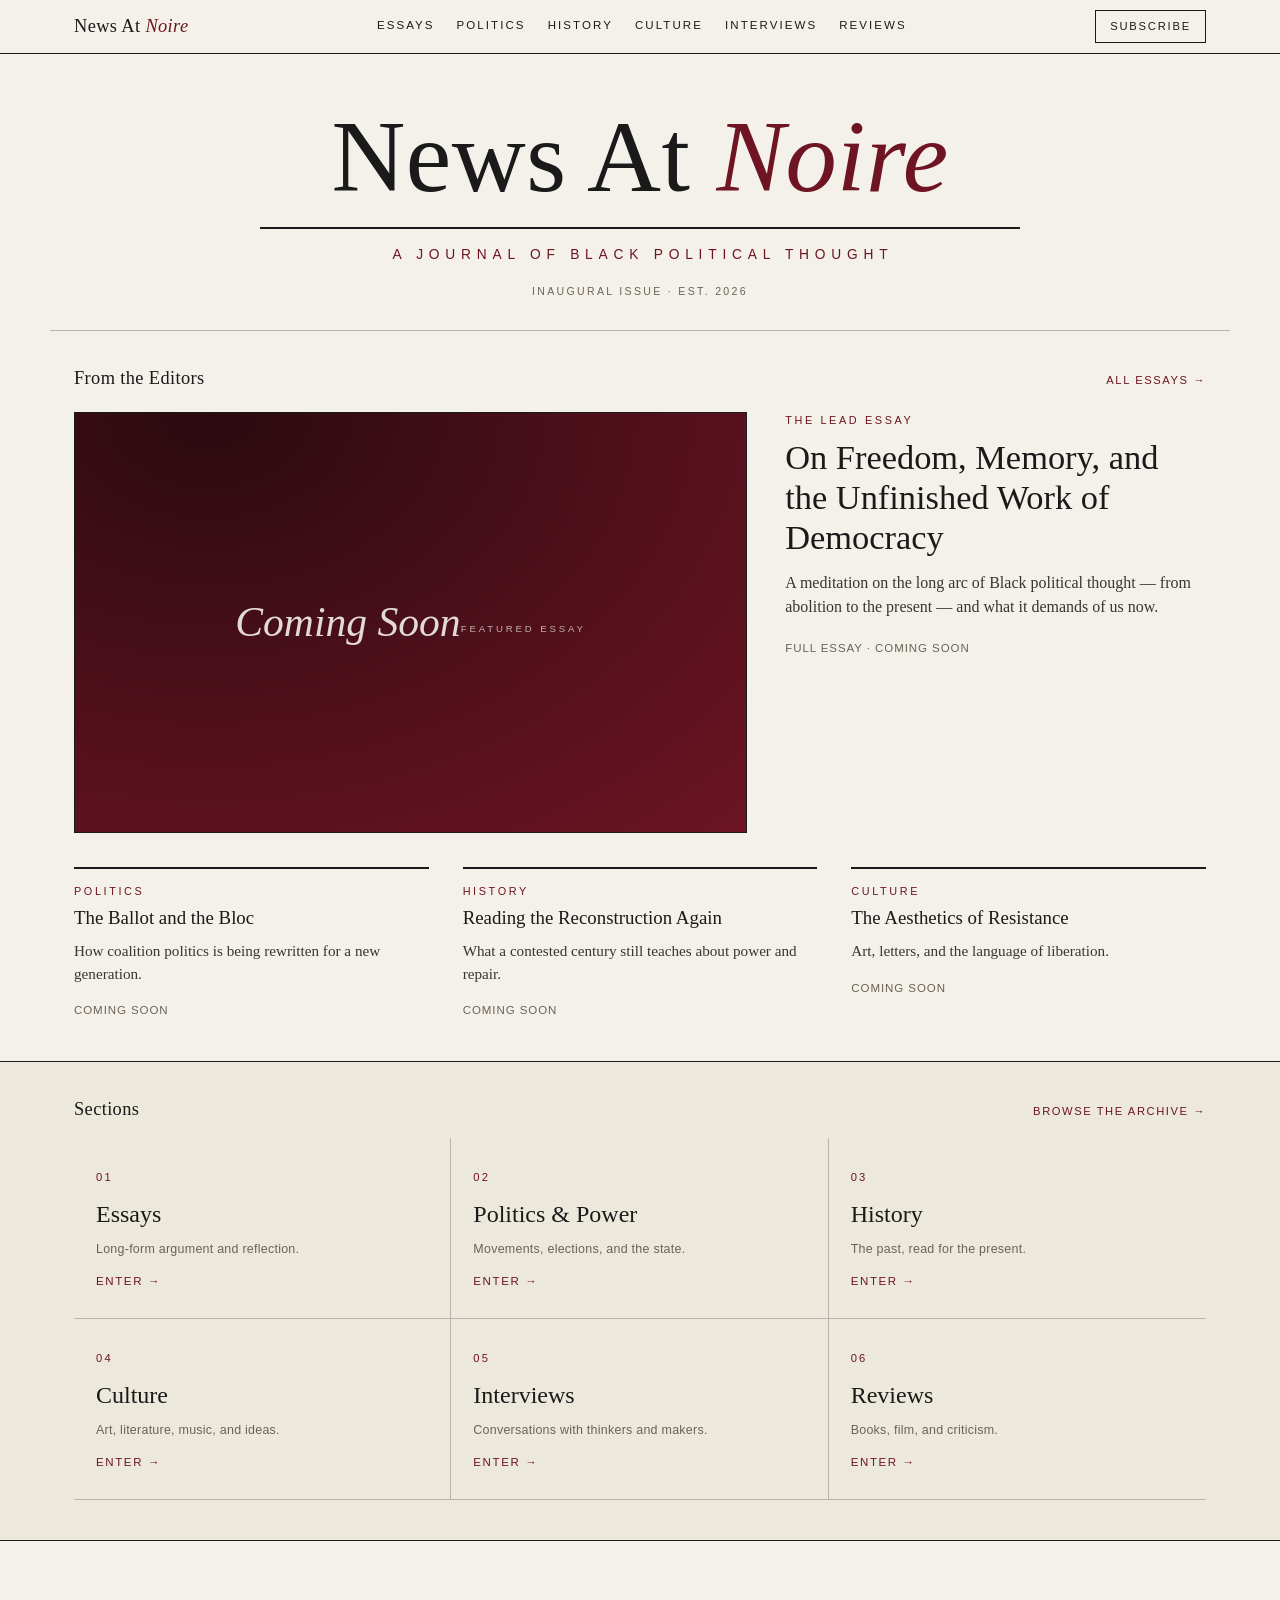
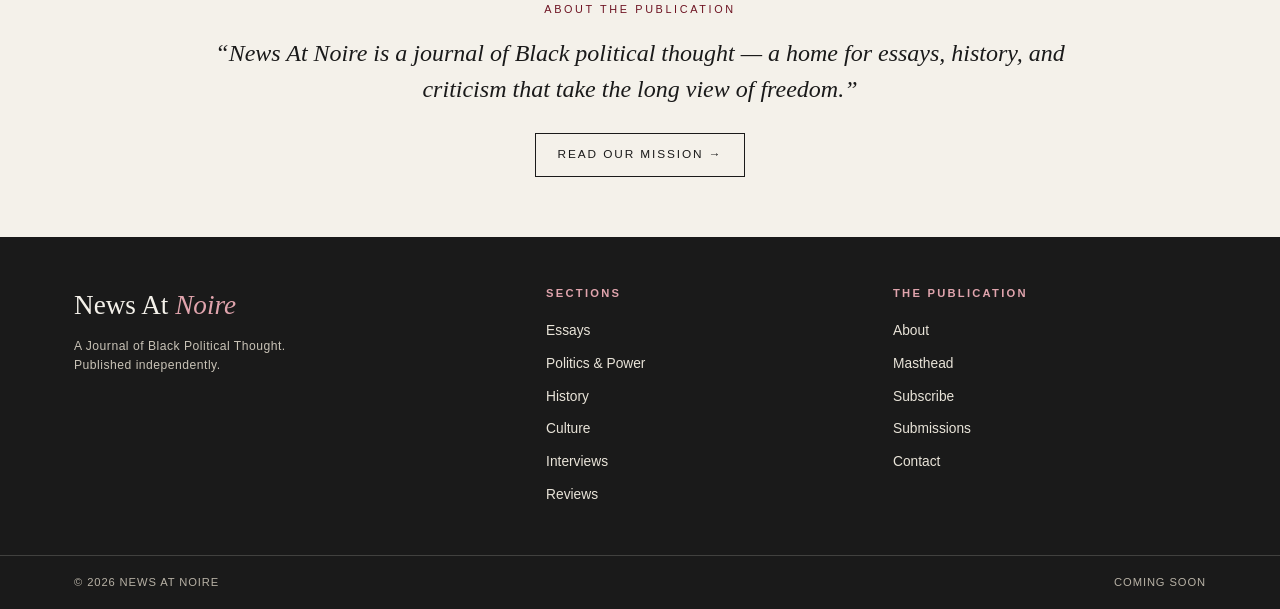
<file: index.htm>
<!DOCTYPE html>
<html lang="en">
<head>
<meta charset="utf-8">
<meta name="viewport" content="width=device-width, initial-scale=1">
<title>News At Noire — A Journal of Black Political Thought</title>
<style>
  :root{
    --cream:#F4F1EA;
    --cream-2:#EDE8DC;
    --ink:#1A1A1A;
    --maroon:#6E1423;
    --maroon-2:#8A1E2F;
    --muted:#6b6256;
    --rule:#1A1A1A;
    --serif:Georgia,'Times New Roman',Times,serif;
    --sans:'Helvetica Neue',Arial,Helvetica,sans-serif;
  }
  *{margin:0;padding:0;box-sizing:border-box}
  html{scroll-behavior:smooth}
  body{
    background:var(--cream);
    color:var(--ink);
    font-family:var(--serif);
    line-height:1.5;
    -webkit-font-smoothing:antialiased;
  }
  a{color:inherit;text-decoration:none}

  /* ---- Top nav ---- */
  .topbar{
    position:sticky;top:0;z-index:50;
    background:rgba(244,241,234,.92);
    backdrop-filter:saturate(120%) blur(6px);
    border-bottom:1px solid var(--ink);
  }
  .topbar-inner{
    max-width:1180px;margin:0 auto;padding:10px 24px;
    display:flex;align-items:center;justify-content:space-between;gap:16px;
  }
  .brandmark{font-family:var(--serif);font-size:1.15rem;letter-spacing:.02em;white-space:nowrap}
  .brandmark em{font-style:italic;color:var(--maroon)}
  .nav-links{display:flex;flex-wrap:wrap;gap:22px}
  .nav-links a{
    font-family:var(--sans);font-size:.72rem;letter-spacing:.18em;
    text-transform:uppercase;color:var(--ink);padding:4px 0;
    border-bottom:1px solid transparent;transition:border-color .15s,color .15s;
  }
  .nav-links a:hover{color:var(--maroon);border-color:var(--maroon)}
  .nav-cta{
    font-family:var(--sans);font-size:.7rem;letter-spacing:.16em;text-transform:uppercase;
    border:1px solid var(--ink);padding:7px 14px;transition:all .15s;white-space:nowrap;
  }
  .nav-cta:hover{background:var(--ink);color:var(--cream)}

  /* ---- Masthead ---- */
  .masthead{max-width:1180px;margin:0 auto;padding:54px 24px 30px;text-align:center}
  .wordmark{
    font-family:var(--serif);font-weight:400;line-height:.95;
    font-size:clamp(2.8rem,9vw,6.4rem);letter-spacing:.005em;
  }
  .wordmark .noire{font-style:italic;color:var(--maroon)}
  .masthead .rule{height:2px;background:var(--rule);max-width:760px;margin:22px auto 16px}
  .tagline{
    font-family:var(--sans);text-transform:uppercase;color:var(--maroon);
    letter-spacing:.42em;font-size:clamp(.6rem,1.5vw,.86rem);padding-left:.42em;
  }
  .issue-line{
    font-family:var(--sans);text-transform:uppercase;letter-spacing:.22em;
    font-size:.66rem;color:var(--muted);margin-top:18px;
  }

  .divider{max-width:1180px;margin:0 auto;height:1px;background:var(--ink);opacity:.28}

  /* ---- Section label ---- */
  .kicker{
    font-family:var(--sans);text-transform:uppercase;letter-spacing:.24em;
    font-size:.68rem;color:var(--maroon);
  }
  .section-head{
    max-width:1180px;margin:0 auto;padding:34px 24px 6px;
    display:flex;align-items:baseline;justify-content:space-between;gap:16px;
  }
  .section-head h2{font-size:1.15rem;font-weight:400;letter-spacing:.02em}
  .section-head a{font-family:var(--sans);font-size:.7rem;letter-spacing:.14em;text-transform:uppercase;color:var(--maroon)}
  .section-head a:hover{text-decoration:underline}

  /* ---- Featured ---- */
  .featured{
    max-width:1180px;margin:0 auto;padding:14px 24px 8px;
    display:grid;grid-template-columns:1.6fr 1fr;gap:38px;
  }
  .lead-art{
    aspect-ratio:16/10;background:
      radial-gradient(120% 140% at 20% 0%,#2a0a10 0%,#4a0f1a 45%,#6E1423 100%);
    position:relative;overflow:hidden;border:1px solid var(--ink);
  }
  .lead-art .stamp{
    position:absolute;inset:0;display:flex;align-items:center;justify-content:center;
    font-family:var(--serif);font-style:italic;color:rgba(244,241,234,.9);
    font-size:clamp(1.6rem,4vw,2.6rem);text-align:center;padding:24px;line-height:1.1;
  }
  .lead-art .stamp small{display:block;font-family:var(--sans);font-style:normal;
    letter-spacing:.3em;text-transform:uppercase;font-size:.6rem;color:rgba(244,241,234,.7);margin-top:14px}
  .lead-copy .kicker{margin-bottom:10px;display:block}
  .lead-copy h3{font-size:clamp(1.5rem,3vw,2.15rem);font-weight:400;line-height:1.15;margin-bottom:14px}
  .lead-copy h3 a:hover{color:var(--maroon)}
  .lead-copy p{color:#3a352d;margin-bottom:16px}
  .byline{font-family:var(--sans);font-size:.72rem;letter-spacing:.08em;text-transform:uppercase;color:var(--muted)}

  /* ---- Story list ---- */
  .stories{
    max-width:1180px;margin:0 auto;padding:26px 24px 40px;
    display:grid;grid-template-columns:repeat(3,1fr);gap:34px;
  }
  .story{border-top:2px solid var(--ink);padding-top:14px}
  .story .kicker{display:block;margin-bottom:8px}
  .story h4{font-size:1.18rem;font-weight:400;line-height:1.2;margin-bottom:10px}
  .story h4 a:hover{color:var(--maroon)}
  .story p{font-size:.95rem;color:#3a352d;margin-bottom:12px}

  /* ---- Sections grid ---- */
  .sections-band{background:var(--cream-2);border-top:1px solid var(--ink);border-bottom:1px solid var(--ink)}
  .sections-grid{
    max-width:1180px;margin:0 auto;padding:8px 24px 40px;
    display:grid;grid-template-columns:repeat(3,1fr);gap:0;
  }
  .sec-card{
    display:block;padding:26px 22px;border-bottom:1px solid rgba(26,26,26,.25);
    border-right:1px solid rgba(26,26,26,.25);transition:background .15s;
  }
  .sections-grid .sec-card:nth-child(3n){border-right:none}
  .sec-card:hover{background:var(--cream)}
  .sec-card .num{font-family:var(--sans);font-size:.7rem;letter-spacing:.2em;color:var(--maroon)}
  .sec-card h3{font-size:1.5rem;font-weight:400;margin:8px 0 8px}
  .sec-card p{font-family:var(--sans);font-size:.78rem;color:var(--muted);letter-spacing:.02em}
  .sec-card .go{font-family:var(--sans);font-size:.72rem;letter-spacing:.14em;text-transform:uppercase;color:var(--maroon);margin-top:14px;display:inline-block}
  .sec-card:hover .go{text-decoration:underline}

  /* ---- About the publication ---- */
  .about{max-width:900px;margin:0 auto;padding:60px 24px;text-align:center}
  .about .kicker{display:block;margin-bottom:18px}
  .about p{font-size:clamp(1.15rem,2.4vw,1.5rem);line-height:1.5;font-style:italic;color:var(--ink)}
  .about .btn{
    display:inline-block;margin-top:26px;font-family:var(--sans);font-size:.74rem;
    letter-spacing:.16em;text-transform:uppercase;border:1px solid var(--ink);padding:12px 22px;transition:all .15s;
  }
  .about .btn:hover{background:var(--maroon);border-color:var(--maroon);color:var(--cream)}

  /* ---- Footer ---- */
  footer{background:var(--ink);color:var(--cream)}
  .foot-inner{max-width:1180px;margin:0 auto;padding:48px 24px 30px;
    display:grid;grid-template-columns:1.4fr 1fr 1fr;gap:34px}
  .foot-brand .wm{font-family:var(--serif);font-size:1.7rem}
  .foot-brand .wm em{font-style:italic;color:#e0a4ad}
  .foot-brand p{font-family:var(--sans);font-size:.76rem;letter-spacing:.04em;color:#c9c3b7;margin-top:12px;max-width:34ch}
  .foot-col h5{font-family:var(--sans);font-size:.7rem;letter-spacing:.2em;text-transform:uppercase;color:#e0a4ad;margin-bottom:14px}
  .foot-col a{display:block;font-family:var(--sans);font-size:.86rem;color:#e9e4d9;padding:6px 0;transition:color .15s}
  .foot-col a:hover{color:#fff;text-decoration:underline}
  .foot-bottom{border-top:1px solid rgba(244,241,234,.18);margin-top:14px}
  .foot-bottom .fb{max-width:1180px;margin:0 auto;padding:18px 24px;
    display:flex;justify-content:space-between;flex-wrap:wrap;gap:10px;
    font-family:var(--sans);font-size:.7rem;letter-spacing:.08em;color:#b7b1a5;text-transform:uppercase}

  @media(max-width:820px){
    .nav-links{display:none}
    .featured{grid-template-columns:1fr;gap:24px}
    .stories{grid-template-columns:1fr}
    .sections-grid{grid-template-columns:1fr}
    .sections-grid .sec-card{border-right:none}
    .foot-inner{grid-template-columns:1fr;gap:26px}
  }
</style>
</head>
<body>

  <!-- ================= TOP NAV ================= -->
  <header class="topbar">
    <div class="topbar-inner">
      <a class="brandmark" href="index.html">News At <em>Noire</em></a>
      <nav class="nav-links">
        <a href="coming-soon.html">Essays</a>
        <a href="coming-soon.html">Politics</a>
        <a href="coming-soon.html">History</a>
        <a href="coming-soon.html">Culture</a>
        <a href="coming-soon.html">Interviews</a>
        <a href="coming-soon.html">Reviews</a>
      </nav>
      <a class="nav-cta" href="coming-soon.html">Subscribe</a>
    </div>
  </header>

  <!-- ================= MASTHEAD ================= -->
  <section class="masthead">
    <h1 class="wordmark">News At <span class="noire">Noire</span></h1>
    <div class="rule"></div>
    <p class="tagline">A Journal of Black Political Thought</p>
    <p class="issue-line">Inaugural Issue · Est. 2026</p>
  </section>

  <div class="divider"></div>

  <!-- ================= FEATURED ================= -->
  <div class="section-head">
    <h2>From the Editors</h2>
    <a href="coming-soon.html">All Essays →</a>
  </div>
  <section class="featured">
    <a class="lead-art" href="coming-soon.html" aria-label="Featured essay — coming soon">
      <span class="stamp">Coming Soon<small>Featured Essay</small></span>
    </a>
    <div class="lead-copy">
      <span class="kicker">The Lead Essay</span>
      <h3><a href="coming-soon.html">On Freedom, Memory, and the Unfinished Work of Democracy</a></h3>
      <p>A meditation on the long arc of Black political thought — from abolition to the present — and what it demands of us now.</p>
      <span class="byline">Full essay · Coming Soon</span>
    </div>
  </section>

  <!-- ================= STORY LIST ================= -->
  <section class="stories">
    <article class="story">
      <span class="kicker">Politics</span>
      <h4><a href="coming-soon.html">The Ballot and the Bloc</a></h4>
      <p>How coalition politics is being rewritten for a new generation.</p>
      <span class="byline">Coming Soon</span>
    </article>
    <article class="story">
      <span class="kicker">History</span>
      <h4><a href="coming-soon.html">Reading the Reconstruction Again</a></h4>
      <p>What a contested century still teaches about power and repair.</p>
      <span class="byline">Coming Soon</span>
    </article>
    <article class="story">
      <span class="kicker">Culture</span>
      <h4><a href="coming-soon.html">The Aesthetics of Resistance</a></h4>
      <p>Art, letters, and the language of liberation.</p>
      <span class="byline">Coming Soon</span>
    </article>
  </section>

  <!-- ================= SECTIONS ================= -->
  <div class="sections-band">
    <div class="section-head">
      <h2>Sections</h2>
      <a href="coming-soon.html">Browse the Archive →</a>
    </div>
    <div class="sections-grid">
      <a class="sec-card" href="coming-soon.html">
        <span class="num">01</span><h3>Essays</h3>
        <p>Long-form argument and reflection.</p><span class="go">Enter →</span>
      </a>
      <a class="sec-card" href="coming-soon.html">
        <span class="num">02</span><h3>Politics &amp; Power</h3>
        <p>Movements, elections, and the state.</p><span class="go">Enter →</span>
      </a>
      <a class="sec-card" href="coming-soon.html">
        <span class="num">03</span><h3>History</h3>
        <p>The past, read for the present.</p><span class="go">Enter →</span>
      </a>
      <a class="sec-card" href="coming-soon.html">
        <span class="num">04</span><h3>Culture</h3>
        <p>Art, literature, music, and ideas.</p><span class="go">Enter →</span>
      </a>
      <a class="sec-card" href="coming-soon.html">
        <span class="num">05</span><h3>Interviews</h3>
        <p>Conversations with thinkers and makers.</p><span class="go">Enter →</span>
      </a>
      <a class="sec-card" href="coming-soon.html">
        <span class="num">06</span><h3>Reviews</h3>
        <p>Books, film, and criticism.</p><span class="go">Enter →</span>
      </a>
    </div>
  </div>

  <!-- ================= ABOUT THE PUBLICATION ================= -->
  <section class="about">
    <span class="kicker">About the Publication</span>
    <p>“News At Noire is a journal of Black political thought — a home for essays, history, and criticism that take the long view of freedom.”</p>
    <a class="btn" href="coming-soon.html">Read Our Mission →</a>
  </section>

  <!-- ================= FOOTER ================= -->
  <footer>
    <div class="foot-inner">
      <div class="foot-brand">
        <div class="wm">News At <em>Noire</em></div>
        <p>A Journal of Black Political Thought. Published independently.</p>
      </div>
      <div class="foot-col">
        <h5>Sections</h5>
        <a href="coming-soon.html">Essays</a>
        <a href="coming-soon.html">Politics &amp; Power</a>
        <a href="coming-soon.html">History</a>
        <a href="coming-soon.html">Culture</a>
        <a href="coming-soon.html">Interviews</a>
        <a href="coming-soon.html">Reviews</a>
      </div>
      <div class="foot-col">
        <h5>The Publication</h5>
        <a href="coming-soon.html">About</a>
        <a href="coming-soon.html">Masthead</a>
        <a href="coming-soon.html">Subscribe</a>
        <a href="coming-soon.html">Submissions</a>
        <a href="coming-soon.html">Contact</a>
      </div>
    </div>
    <div class="foot-bottom">
      <div class="fb">
        <span>© 2026 News At Noire</span>
        <span>Coming Soon</span>
      </div>
    </div>
  </footer>

</body>
</html>
</file>
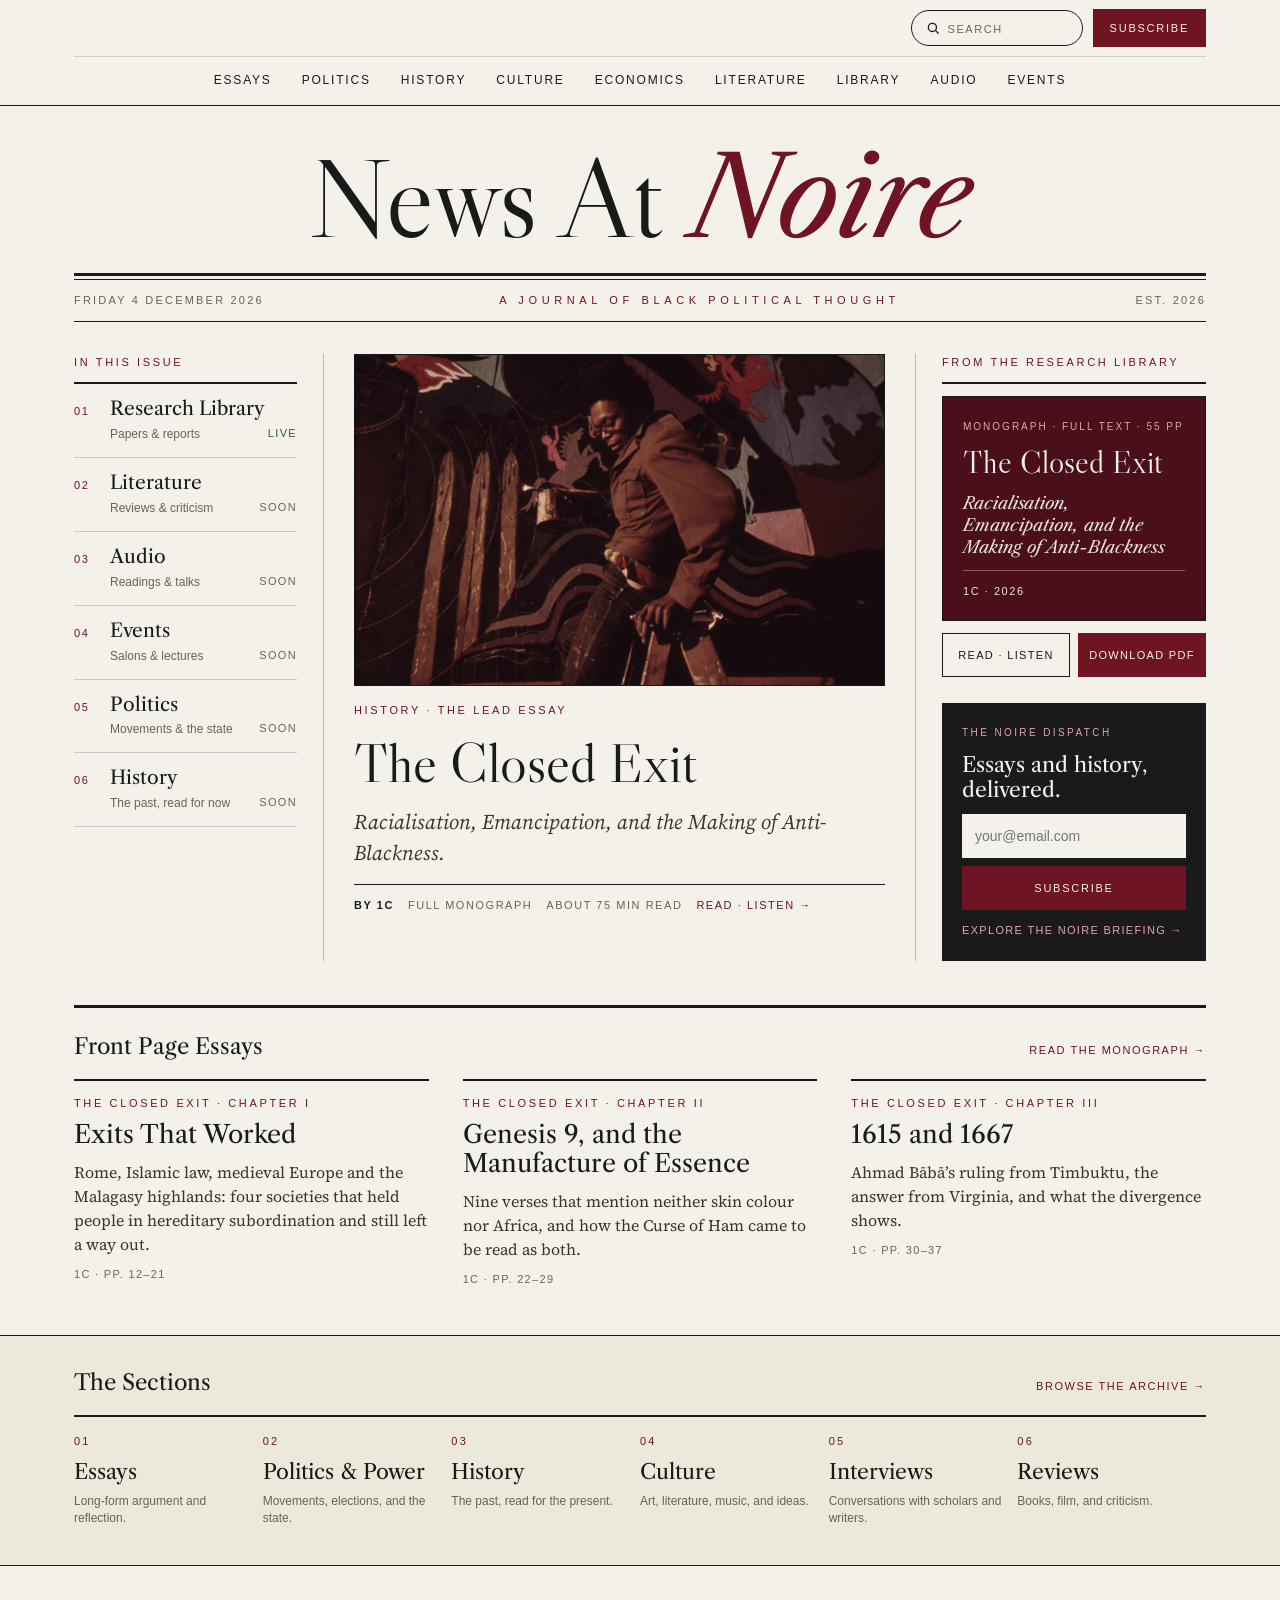
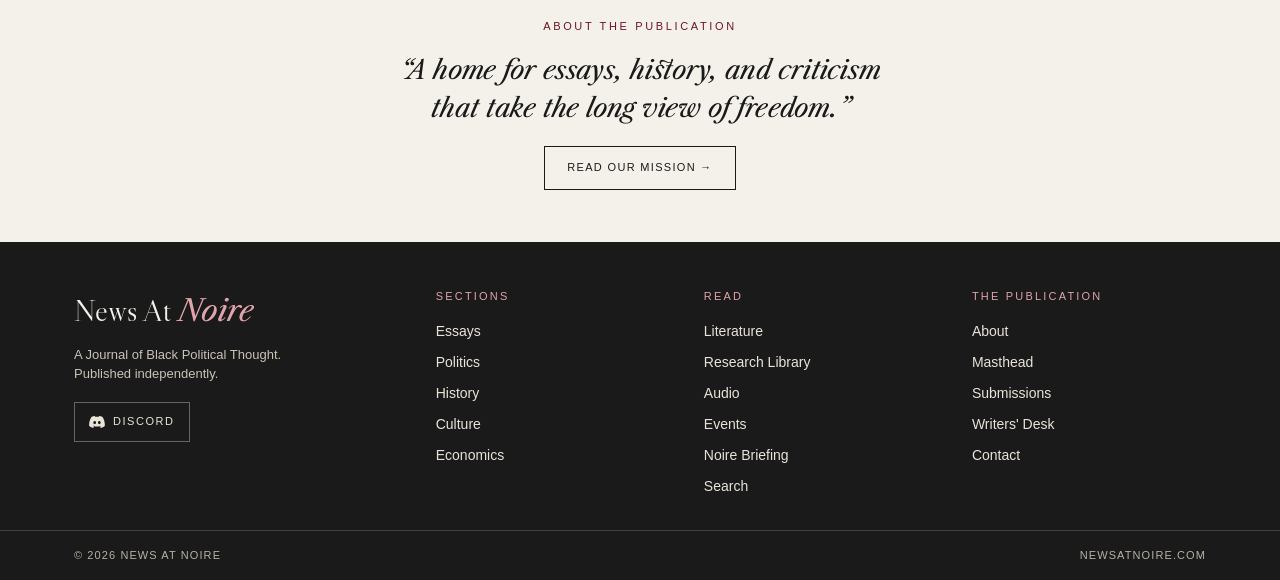
<file: index.html>
<!DOCTYPE html>
<html lang="en">
<head>
<meta charset="utf-8">
<meta name="viewport" content="width=device-width, initial-scale=1">
<title>News At Noire — A Journal of Black Political Thought</title>
<meta name="description" content="News At Noire is an independent journal of Black political thought, history, and culture — featuring essays, research, literary reviews, and long-form editorial analysis.">
<link rel="canonical" href="https://www.newsatnoire.com/">
<link rel="icon" href="assets/favicon.svg" type="image/svg+xml">
<meta property="og:type" content="website">
<meta property="og:site_name" content="News At Noire">
<meta property="og:title" content="News At Noire — A Journal of Black Political Thought">
<meta property="og:description" content="An independent journal of Black political thought, history, and culture — essays, research, literary reviews, and long-form editorial analysis.">
<meta property="og:url" content="https://www.newsatnoire.com">
<meta property="og:image" content="https://www.newsatnoire.com/news-at-noire-og.png">
<meta property="og:image:secure_url" content="https://www.newsatnoire.com/news-at-noire-og.png">
<meta property="og:image:type" content="image/png">
<meta property="og:image:width" content="1200">
<meta property="og:image:height" content="630">
<meta property="og:image:alt" content="News At Noire — A Journal of Black Political Thought">
<meta name="twitter:card" content="summary_large_image">
<meta name="twitter:title" content="News At Noire — A Journal of Black Political Thought">
<meta name="twitter:description" content="An independent journal of Black political thought, history, and culture — essays, research, literary reviews, and long-form editorial analysis.">
<meta name="twitter:image" content="https://www.newsatnoire.com/news-at-noire-og.png">
<meta name="twitter:image:alt" content="News At Noire — A Journal of Black Political Thought">
<script type="application/ld+json">{"@context":"https://schema.org","@type":"NewsMediaOrganization","name":"News At Noire","url":"https://www.newsatnoire.com","logo":"https://www.newsatnoire.com/news-at-noire-og.png","description":"An independent journal of Black political thought, history, and culture."}</script>
<link rel="preconnect" href="https://fonts.googleapis.com">
<link rel="preconnect" href="https://fonts.gstatic.com" crossorigin>
<link href="https://fonts.googleapis.com/css2?family=Libre+Caslon+Display&family=Libre+Caslon+Text:ital,wght@0,400;0,700;1,400&family=Source+Serif+4:ital,opsz,wght@0,8..60,400;0,8..60,600;1,8..60,400&display=swap" rel="stylesheet">
<link rel="stylesheet" href="assets/noire-shell.css">
<style>
  :root{--cream:#F4F1EA;--cream-2:#EDE8DC;--ink:#1A1A1A;--maroon:#6E1423;--maroon-2:#8A1E2F;--muted:#6b6256;--body:#3a352d;
    --display:'Libre Caslon Display',Georgia,serif;--text:'Libre Caslon Text',Georgia,serif;--serif:'Source Serif 4',Georgia,serif;--sans:'Helvetica Neue',Arial,Helvetica,sans-serif}
  *{margin:0;padding:0;box-sizing:border-box}
  body{background:var(--cream);color:var(--ink);font-family:var(--serif);line-height:1.5;-webkit-font-smoothing:antialiased}
  a{color:inherit;text-decoration:none}
  img{display:block;max-width:100%}
  .wrap{max-width:1180px;margin:0 auto;padding:0 clamp(16px,3vw,24px)}
  .label{font-family:var(--sans);font-size:11px;letter-spacing:.24em;text-transform:uppercase;color:var(--maroon)}
  .rail-head{display:block;padding-bottom:12px;border-bottom:2px solid var(--ink)}

  .breaking{background:var(--maroon);color:var(--cream);font-family:var(--sans)}
  .breaking[hidden]{display:none}
  .breaking .wrap{display:flex;align-items:center;gap:14px;padding-top:8px;padding-bottom:8px;font-size:12px;letter-spacing:.06em}
  .breaking .tag{text-transform:uppercase;letter-spacing:.2em;font-size:10px;font-weight:700;border:1px solid rgba(244,241,234,.6);padding:3px 8px;white-space:nowrap}
  .breaking .msg{flex:1}
  .breaking button{background:none;border:none;color:var(--cream);cursor:pointer;font-size:18px;line-height:1;opacity:.8;min-width:32px;min-height:32px}

  .masthead{text-align:center;padding-top:38px}
  .wordmark{font-size:clamp(50px,9.6vw,112px);line-height:.95;font-weight:400}
  .wordmark em{color:var(--maroon)}
  .dbl{margin-top:22px;border-top:3px solid var(--ink);border-bottom:1px solid var(--ink);height:7px}
  .dateline{display:flex;align-items:center;justify-content:space-between;gap:12px;padding:12px 0;border-bottom:1px solid var(--ink);font-family:var(--sans);font-size:11px;letter-spacing:.2em;text-transform:uppercase;color:var(--muted)}
  .dateline .tagline{color:var(--maroon);letter-spacing:.42em}

  .front{display:grid;grid-template-columns:250px minmax(0,1fr) 290px;padding-top:32px;padding-bottom:44px}
  .contents{padding-right:26px;border-right:1px solid rgba(26,26,26,.25)}
  .contents a{display:grid;grid-template-columns:28px minmax(0,1fr);gap:4px 8px;padding:14px 0;border-bottom:1px solid rgba(26,26,26,.18)}
  .contents .n{font-family:var(--sans);font-size:11px;letter-spacing:.14em;color:var(--maroon);padding-top:5px}
  .contents .t{font-family:var(--text);font-size:19px;line-height:1.2}
  .contents .d{grid-column:2;display:flex;justify-content:space-between;gap:8px;font-family:var(--sans);font-size:12px;color:var(--muted)}
  .contents .s{letter-spacing:.12em;text-transform:uppercase;font-size:11px}
  .contents .live{color:#2f5d3a}
  .lead{padding:0 30px;border-right:1px solid rgba(26,26,26,.25);display:flex;flex-direction:column;gap:16px}
  .lead .art{aspect-ratio:16/10;border:1px solid var(--ink);overflow:hidden;background:#4a0f1a}
  .lead .art img{width:100%;height:100%;object-fit:cover;filter:grayscale(.25) contrast(1.05)}
  .lead h1 a:hover{color:var(--maroon)}
  .lead h1{font-family:var(--display);font-weight:400;font-size:clamp(38px,4.6vw,56px);line-height:1.02;text-wrap:balance}
  .lead .dek{font-size:21px;font-style:italic;line-height:1.45;color:var(--body)}
  .byline{display:flex;flex-wrap:wrap;gap:6px 14px;padding-top:12px;border-top:1px solid var(--ink);font-family:var(--sans);font-size:11px;letter-spacing:.14em;text-transform:uppercase;color:var(--muted)}
  .byline b{color:var(--ink)}
  .rail{padding-left:26px;display:flex;flex-direction:column;gap:26px}
  .lib{display:flex;flex-direction:column;gap:12px}
  .lib .cover{background:#4a0f1a;color:var(--cream);padding:22px 20px 20px;border:1px solid var(--ink);display:flex;flex-direction:column;gap:12px}
  .lib .meta{font-family:var(--sans);font-size:10px;letter-spacing:.2em;text-transform:uppercase;color:#e0a4ad}
  .lib .title{font-family:var(--display);font-size:32px;line-height:1.05}
  .lib .sub{font-family:var(--text);font-style:italic;font-size:17px;line-height:1.3;color:#e9e4d9}
  .lib .hr{height:1px;background:rgba(244,241,234,.35)}
  .lib .by{font-family:var(--sans);font-size:11px;letter-spacing:.14em;text-transform:uppercase;color:#e9e4d9}
  .btns{display:grid;grid-template-columns:1fr 1fr;gap:8px}
  .btn{display:flex;align-items:center;justify-content:center;min-height:44px;padding:0 8px;border:1px solid var(--ink);font-family:var(--sans);font-size:11px;letter-spacing:.12em;text-transform:uppercase;text-align:center;transition:background .15s,color .15s}
  .btn:hover{background:var(--ink);color:var(--cream)}
  .btn.solid{background:var(--maroon);border-color:var(--maroon);color:var(--cream)}
  .btn.solid:hover{background:var(--maroon-2);color:var(--cream)}
  .dispatch{background:var(--ink);color:var(--cream);padding:22px 20px;display:flex;flex-direction:column;gap:12px}
  .dispatch .label{color:#e0a4ad;font-size:10px}
  .dispatch h2{font-family:var(--text);font-weight:400;font-size:21px;line-height:1.2}
  .dispatch form{display:flex;flex-direction:column;gap:8px}
  .dispatch input{background:var(--cream);border:1px solid var(--cream);color:var(--ink);padding:0 12px;min-height:44px;font-family:var(--sans);font-size:14px}
  .dispatch button{background:var(--maroon);border:1px solid var(--maroon);color:var(--cream);min-height:44px;font-family:var(--sans);font-size:11px;letter-spacing:.16em;text-transform:uppercase;cursor:pointer}
  .dispatch button:hover{background:var(--maroon-2)}
  .dispatch a{font-family:var(--sans);font-size:11px;letter-spacing:.12em;text-transform:uppercase;color:#e0a4ad}

  .essays{padding-bottom:48px}
  .sec-head{display:flex;justify-content:space-between;align-items:baseline;gap:16px;padding-top:22px;border-top:3px solid var(--ink);margin-bottom:16px}
  .sec-head h2{font-family:var(--text);font-weight:400;font-size:22px}
  .sec-head a{font-family:var(--sans);font-size:11px;letter-spacing:.14em;text-transform:uppercase;color:var(--maroon)}
  .essay-grid{display:grid;grid-template-columns:repeat(3,minmax(0,1fr));gap:34px}
  .essay{display:flex;flex-direction:column;gap:10px;padding-top:14px;border-top:2px solid var(--ink)}
  .essay h3{font-family:var(--text);font-weight:400;font-size:25px;line-height:1.15;text-wrap:balance}
  .essay:hover h3{color:var(--maroon)}
  .essay p{font-size:16px;line-height:1.5;color:var(--body)}
  .essay .by{font-family:var(--sans);font-size:11px;letter-spacing:.12em;text-transform:uppercase;color:var(--muted)}

  .sections{background:var(--cream-2);border-top:1px solid var(--ink);border-bottom:1px solid var(--ink)}
  .sections .wrap{padding-top:30px;padding-bottom:34px}
  .sections .sec-head{border-top:none;padding-top:0}
  .sec-grid{display:grid;grid-template-columns:repeat(6,minmax(0,1fr));border-top:2px solid var(--ink)}
  .sec-grid a{padding:16px 14px 4px 0;display:flex;flex-direction:column;gap:6px}
  .sec-grid .n{font-family:var(--sans);font-size:11px;letter-spacing:.2em;color:var(--maroon)}
  .sec-grid h3{font-family:var(--text);font-weight:400;font-size:21px}
  .sec-grid p{font-family:var(--sans);font-size:12px;line-height:1.4;color:var(--muted)}

  .about{max-width:820px;margin:0 auto;padding:52px 24px;text-align:center;display:flex;flex-direction:column;align-items:center;gap:18px}
  .about p{font-family:var(--text);font-style:italic;font-size:clamp(20px,2.6vw,26px);line-height:1.45;text-wrap:balance}
  .about .btn{padding:0 22px}

  @media(max-width:1020px){
    .front{grid-template-columns:minmax(0,1fr) 280px}
    .contents{grid-column:1/-1;order:3;padding:28px 0 0;border-right:none;display:grid;grid-template-columns:repeat(2,minmax(0,1fr));column-gap:28px}
    .contents .rail-head{grid-column:1/-1}
    .lead{padding-left:0}
    .sec-grid{grid-template-columns:repeat(3,minmax(0,1fr))}
  }
  @media(max-width:720px){
    .masthead{padding-top:24px}
    .dbl{margin-top:14px;height:6px}
    .dateline{justify-content:center}
    .dateline .side{display:none}
    .dateline .tagline{letter-spacing:.28em;font-size:10px}
    .front{grid-template-columns:minmax(0,1fr);padding-top:20px}
    .lead{padding:0;border-right:none}
    .lead .art{aspect-ratio:4/3}
    .lead .dek{font-size:17px}
    .rail{padding:28px 0 0}
    .contents{display:block}
    .essay-grid{grid-template-columns:minmax(0,1fr);gap:22px}
    .sec-grid{grid-template-columns:repeat(2,minmax(0,1fr))}
  }
</style>
</head>
<body>
  <div data-nn-header></div>
  <script src="assets/noire-shell.js"></script>

  <!-- Breaking-news banner: shows only when an editor sets a message -->
  <div class="breaking" id="breaking" hidden>
    <div class="wrap">
      <span class="tag">Breaking</span>
      <span class="msg" data-cms="breaking-message">Breaking-news headline appears here when an editor publishes one.</span>
      <button type="button" aria-label="Dismiss" onclick="document.getElementById('breaking').hidden=true;localStorage.setItem('noire-breaking-dismissed','1')">×</button>
    </div>
  </div>

  <section class="wrap masthead" data-nn-masthead>
    <div class="wordmark">News At <em>Noire</em></div>
    <div class="dbl"></div>
    <div class="dateline">
      <span class="side" id="today">Inaugural Issue</span>
      <span class="tagline">A Journal of Black Political Thought</span>
      <span class="side">Est. 2026</span>
    </div>
  </section>

  <main class="wrap front">
    <aside class="contents" aria-label="In this issue">
      <span class="label rail-head">In This Issue</span>
      <a href="library.html"><span class="n">01</span><span class="t">Research Library</span><span class="d"><span>Papers &amp; reports</span><span class="s live">Live</span></span></a>
      <a href="coming-soon.html"><span class="n">02</span><span class="t">Literature</span><span class="d"><span>Reviews &amp; criticism</span><span class="s">Soon</span></span></a>
      <a href="coming-soon.html"><span class="n">03</span><span class="t">Audio</span><span class="d"><span>Readings &amp; talks</span><span class="s">Soon</span></span></a>
      <a href="coming-soon.html"><span class="n">04</span><span class="t">Events</span><span class="d"><span>Salons &amp; lectures</span><span class="s">Soon</span></span></a>
      <a href="coming-soon.html"><span class="n">05</span><span class="t">Politics</span><span class="d"><span>Movements &amp; the state</span><span class="s">Soon</span></span></a>
      <a href="coming-soon.html"><span class="n">06</span><span class="t">History</span><span class="d"><span>The past, read for now</span><span class="s">Soon</span></span></a>
    </aside>

    <article class="lead" data-cms="hero">
      <a class="art" href="closed-exit.html"><img src="assets/lead-mural.jpg" alt="Street mural" width="1200" height="750"></a>
      <span class="label">History · The Lead Essay</span>
      <h1><a href="closed-exit.html">The Closed Exit</a></h1>
      <p class="dek">Racialisation, Emancipation, and the Making of Anti-Blackness.</p>
      <div class="byline"><b>By 1C</b><span>Full monograph</span><span>About 75 min read</span><a href="closed-exit.html" style="color:var(--maroon)">Read · Listen →</a></div>
    </article>

    <aside class="rail">
      <div class="lib">
        <span class="label rail-head">From the Research Library</span>
        <a class="cover" href="closed-exit.html">
          <span class="meta">Monograph · Full text · 55 pp</span>
          <span class="title">The Closed Exit</span>
          <span class="sub">Racialisation, Emancipation, and the Making of Anti-Blackness</span>
          <span class="hr"></span>
          <span class="by">1C · 2026</span>
        </a>
        <div class="btns">
          <a class="btn" href="closed-exit.html">Read · Listen</a>
          <a class="btn solid" href="assets/the-closed-exit.pdf" download="The Closed Exit.pdf">Download PDF</a>
        </div>
      </div>
      <div class="dispatch">
        <span class="label">The Noire Dispatch</span>
        <h2>Essays and history, delivered.</h2>
        <form onsubmit="event.preventDefault();this.reset();this.querySelector('button').textContent='Thank you';">
          <input type="email" placeholder="your@email.com" aria-label="Email address" required>
          <button type="submit">Subscribe</button>
        </form>
        <a href="newsletter.html">Explore the Noire Briefing →</a>
      </div>
    </aside>
  </main>

  <section class="wrap essays" data-cms="featured-essays">
    <div class="sec-head"><h2>Front Page Essays</h2><a href="closed-exit.html">Read the monograph →</a></div>
    <div class="essay-grid">
      <a class="essay" href="closed-exit.html#ch-1">
        <span class="label">The Closed Exit · Chapter I</span>
        <h3>Exits That Worked</h3>
        <p>Rome, Islamic law, medieval Europe and the Malagasy highlands: four societies that held people in hereditary subordination and still left a way out.</p>
        <span class="by">1C · pp. 12–21</span>
      </a>
      <a class="essay" href="closed-exit.html#ch-2">
        <span class="label">The Closed Exit · Chapter II</span>
        <h3>Genesis 9, and the Manufacture of Essence</h3>
        <p>Nine verses that mention neither skin colour nor Africa, and how the Curse of Ham came to be read as both.</p>
        <span class="by">1C · pp. 22–29</span>
      </a>
      <a class="essay" href="closed-exit.html#ch-3">
        <span class="label">The Closed Exit · Chapter III</span>
        <h3>1615 and 1667</h3>
        <p>Ahmad Bābā’s ruling from Timbuktu, the answer from Virginia, and what the divergence shows.</p>
        <span class="by">1C · pp. 30–37</span>
      </a>
    </div>
  </section>

  <section class="wrap essays" id="latest" hidden>
    <div class="sec-head"><h2>Latest Essays</h2><a href="essays.html">All Essays →</a></div>
    <div class="essay-grid" id="latest-grid"></div>
  </section>

  <section class="sections">
    <div class="wrap">
      <div class="sec-head"><h2>The Sections</h2><a href="coming-soon.html">Browse the Archive →</a></div>
      <div class="sec-grid">
        <a href="essays.html"><span class="n">01</span><h3>Essays</h3><p>Long-form argument and reflection.</p></a>
        <a href="coming-soon.html"><span class="n">02</span><h3>Politics &amp; Power</h3><p>Movements, elections, and the state.</p></a>
        <a href="coming-soon.html"><span class="n">03</span><h3>History</h3><p>The past, read for the present.</p></a>
        <a href="coming-soon.html"><span class="n">04</span><h3>Culture</h3><p>Art, literature, music, and ideas.</p></a>
        <a href="coming-soon.html"><span class="n">05</span><h3>Interviews</h3><p>Conversations with scholars and writers.</p></a>
        <a href="coming-soon.html"><span class="n">06</span><h3>Reviews</h3><p>Books, film, and criticism.</p></a>
      </div>
    </div>
  </section>

  <section class="about">
    <span class="label">About the Publication</span>
    <p>“A home for essays, history, and criticism that take the long view of freedom.”</p>
    <a class="btn" href="coming-soon.html">Read Our Mission →</a>
  </section>

  <div data-nn-footer></div>

  <script>
    (function(){
      var el = document.getElementById('today');
      if (el) el.textContent = new Date().toLocaleDateString('en-GB',{weekday:'long',day:'numeric',month:'long',year:'numeric'});
      var b = document.getElementById('breaking');
      var msg = b.querySelector('[data-cms="breaking-message"]').textContent.trim();
      if (msg.indexOf('appears here') === -1 && localStorage.getItem('noire-breaking-dismissed') !== '1') b.hidden = false;
      // Latest essays from the Writers' Desk / CMS (section stays hidden until there are some)
      var esc = function (s) { return String(s || '').replace(/[&<>"]/g, function (c) { return { '&': '&amp;', '<': '&lt;', '>': '&gt;', '"': '&quot;' }[c]; }); };
      fetch(window.NOIRE_API + '/essays').then(function (r) { return r.ok ? r.json() : []; }).then(function (list) {
        if (!Array.isArray(list) || !list.length) return;
        document.getElementById('latest-grid').innerHTML = list.slice(0, 3).map(function (e) {
          return '<a class="essay" href="essay.html?e=' + encodeURIComponent(e.slug) + '"><span class="label">' + esc(e.category) + '</span><h3>' + esc(e.title) + '</h3>' + (e.summary ? '<p>' + esc(e.summary) + '</p>' : '') + '<span class="by">' + esc(e.author || 'The Editors') + '</span></a>';
        }).join('');
        document.getElementById('latest').hidden = false;
      }).catch(function () {});
    })();
  </script>
</body>
</html>
</file>
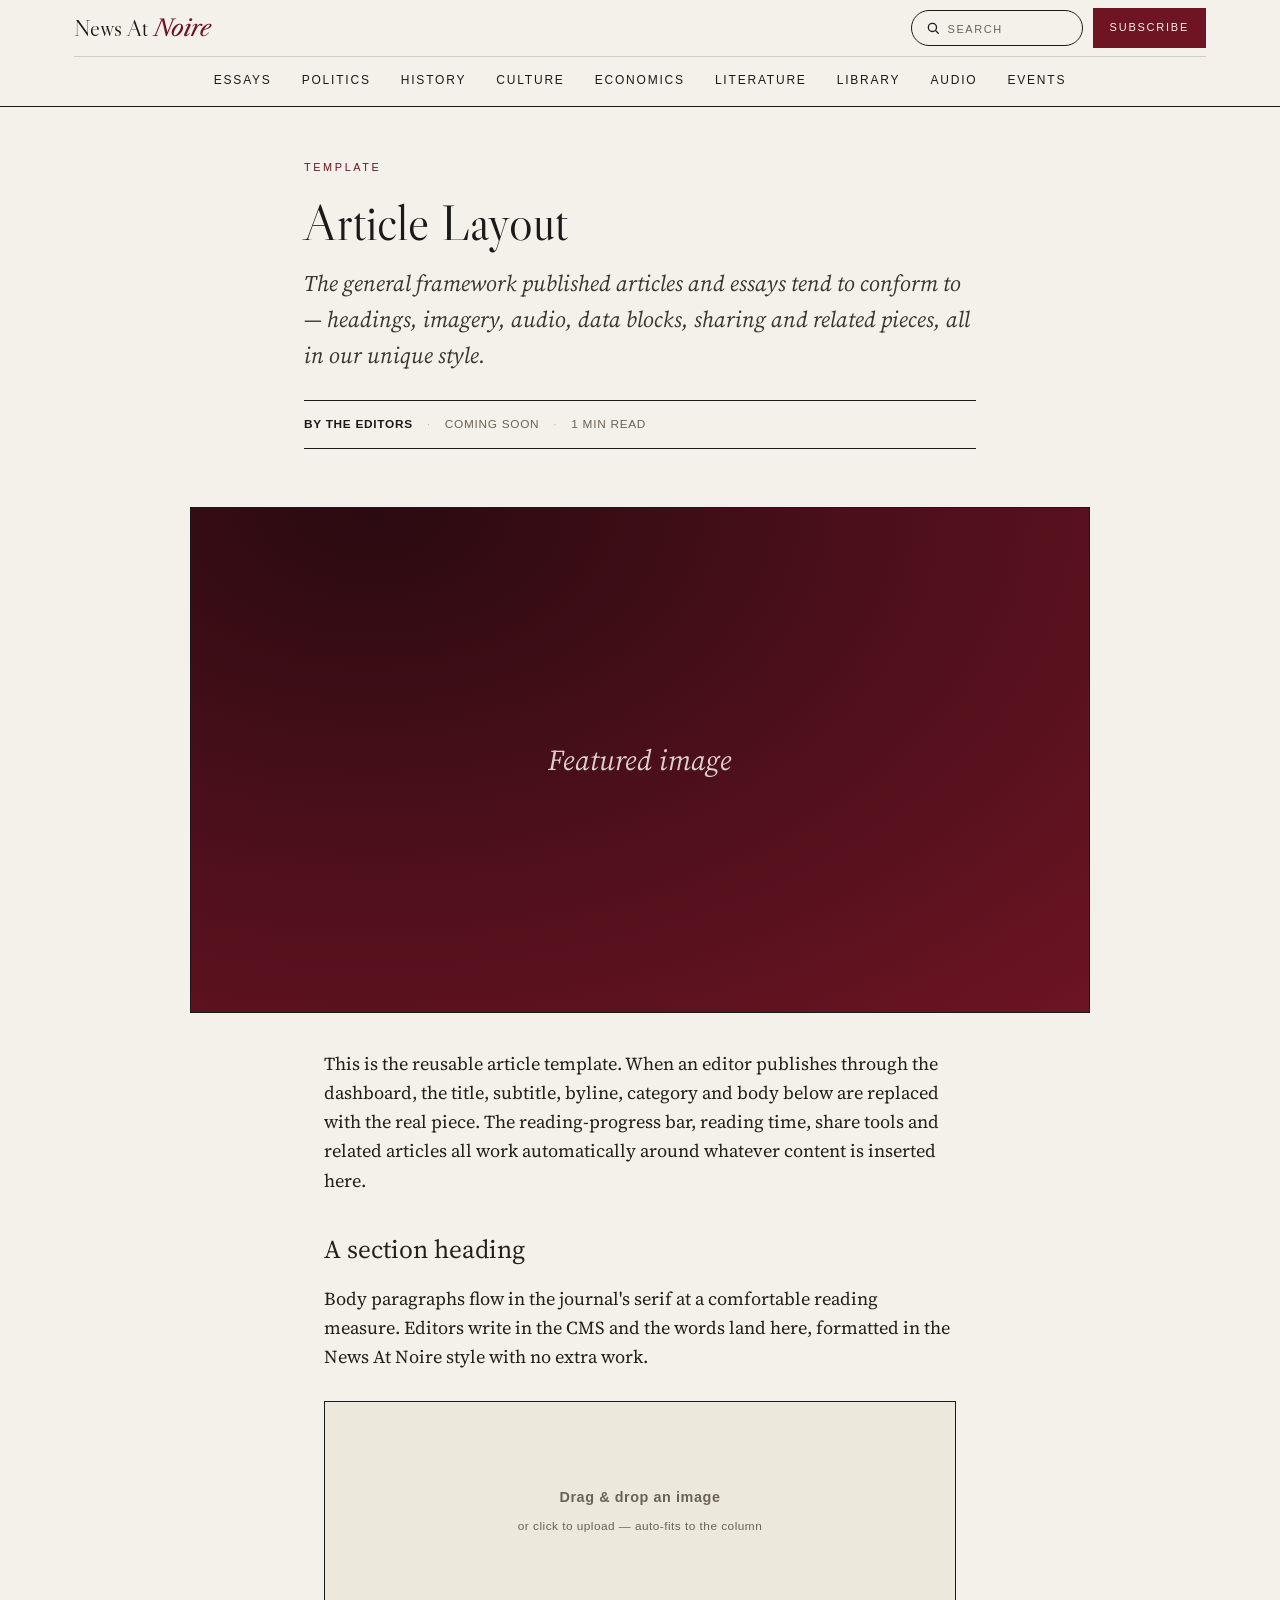
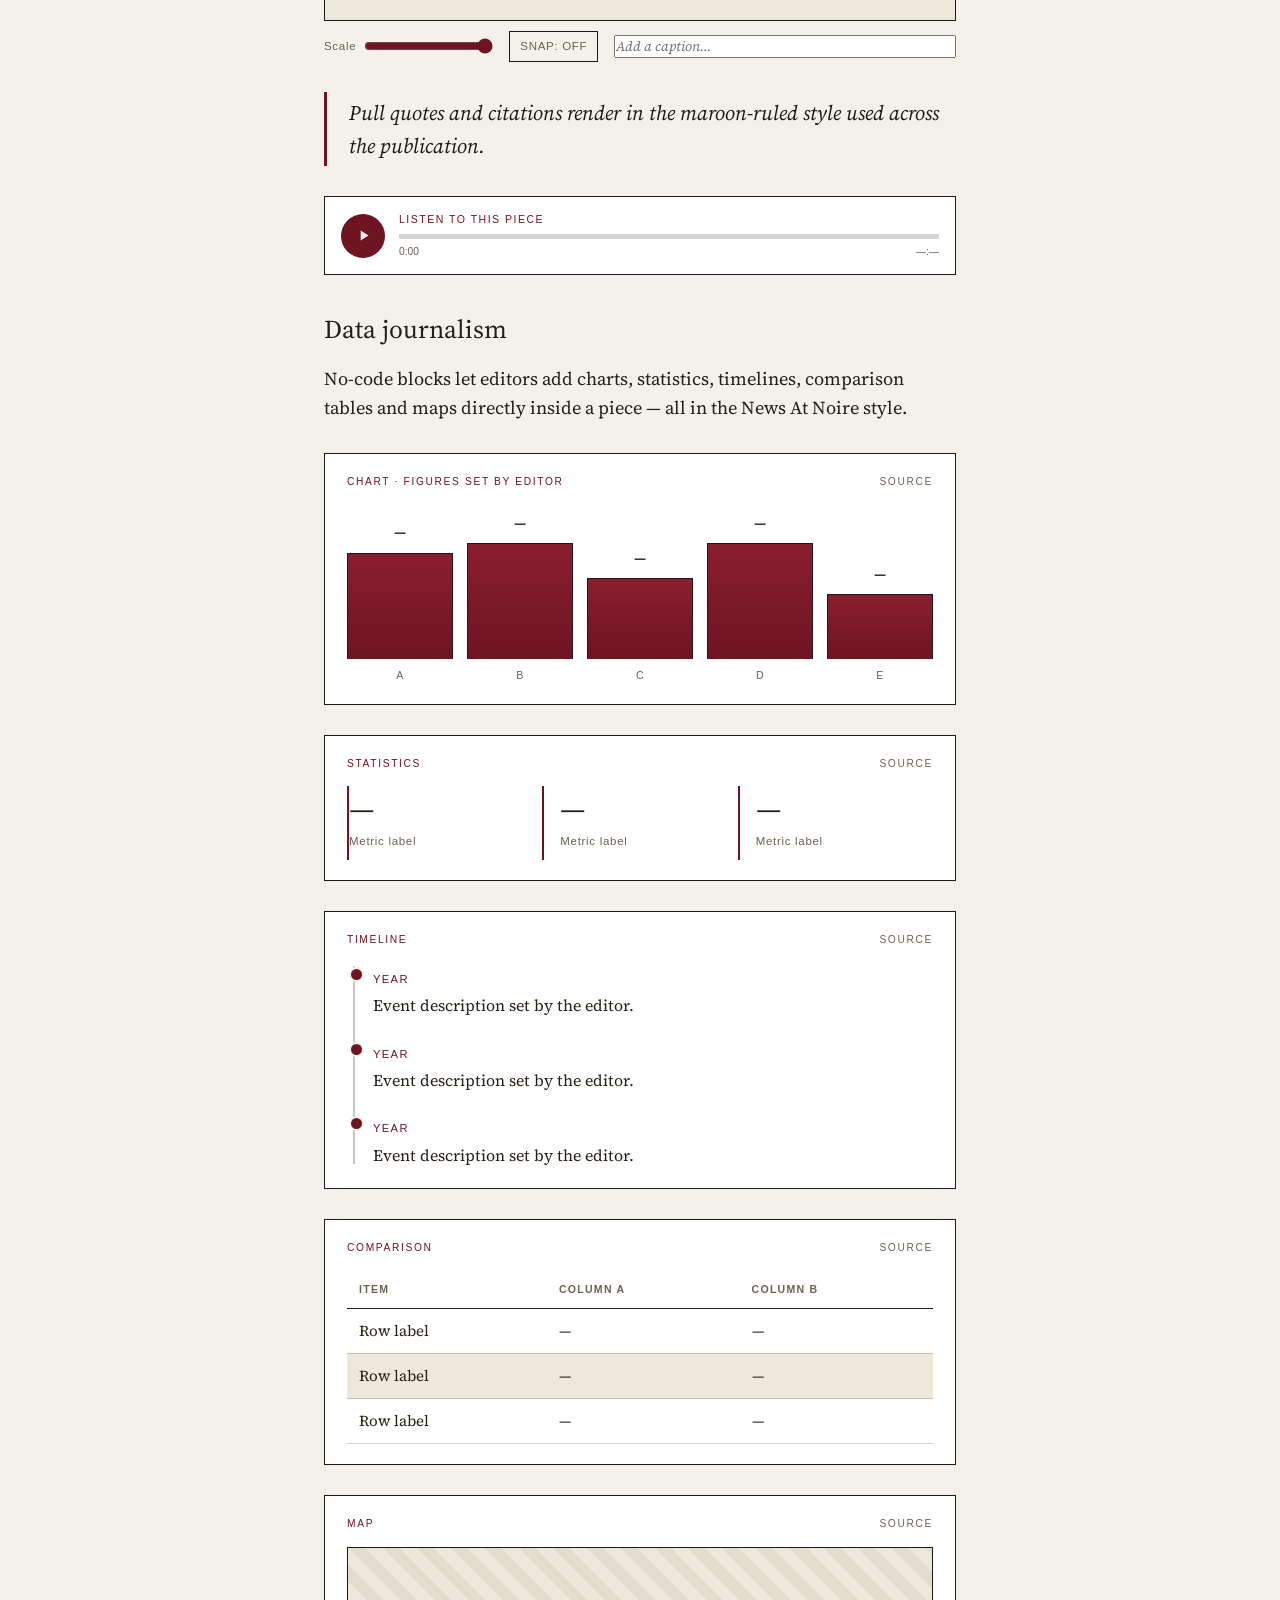
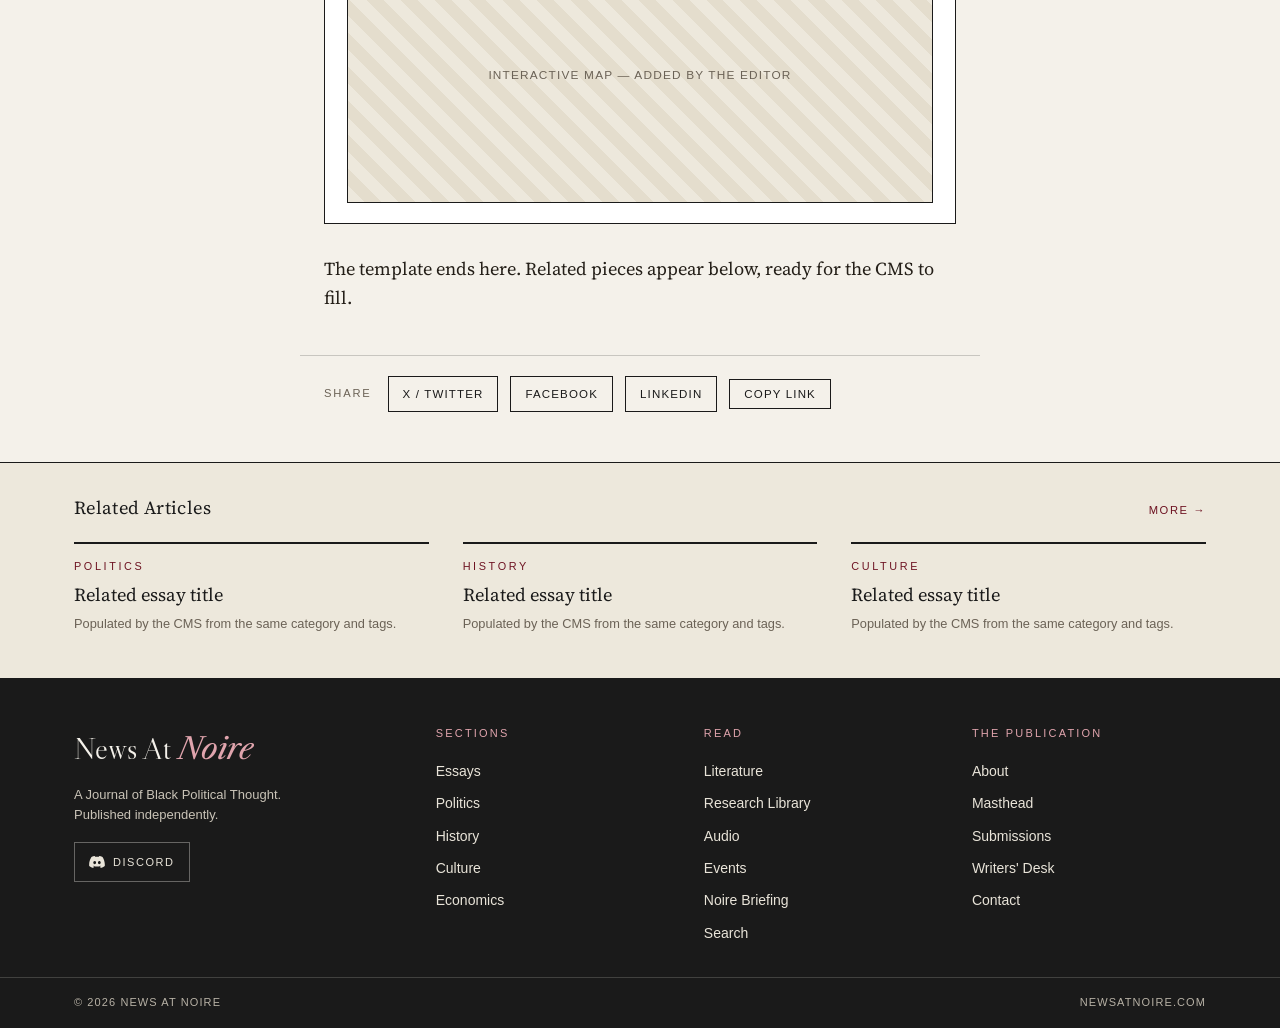
<file: article.html>
<!DOCTYPE html>
<html lang="en">
<head>
<meta charset="utf-8">
<meta name="viewport" content="width=device-width, initial-scale=1">
<title>Article Layout — News At Noire</title>
<meta name="description" content="The News At Noire article layout: how essays and long-form pieces are structured, with imagery, audio, data blocks and related reading.">
<link rel="canonical" href="https://www.newsatnoire.com/article.html">
<link rel="icon" href="assets/favicon.svg" type="image/svg+xml">
<meta property="og:type" content="website">
<meta property="og:site_name" content="News At Noire">
<meta property="og:title" content="Article Layout — News At Noire">
<meta property="og:description" content="The News At Noire article layout: how essays and long-form pieces are structured, with imagery, audio, data blocks and related reading.">
<meta property="og:url" content="https://www.newsatnoire.com/article.html">
<meta property="og:image" content="https://www.newsatnoire.com/news-at-noire-og.png">
<meta name="twitter:card" content="summary_large_image">
<meta name="twitter:title" content="Article Layout — News At Noire">
<meta name="twitter:description" content="The News At Noire article layout: how essays and long-form pieces are structured, with imagery, audio, data blocks and related reading.">
<meta name="twitter:image" content="https://www.newsatnoire.com/news-at-noire-og.png">
<link rel="preconnect" href="https://fonts.googleapis.com">
<link rel="preconnect" href="https://fonts.gstatic.com" crossorigin>
<link href="https://fonts.googleapis.com/css2?family=Libre+Caslon+Display&family=Libre+Caslon+Text:ital,wght@0,400;0,700;1,400&family=Source+Serif+4:ital,opsz,wght@0,8..60,400;0,8..60,600;1,8..60,400&display=swap" rel="stylesheet">
<link rel="stylesheet" href="assets/noire-shell.css">
<style>
  :root{
    --cream:#F4F1EA;--cream-2:#EDE8DC;--ink:#1A1A1A;--maroon:#6E1423;--maroon-2:#8A1E2F;
    --muted:#6b6256;--serif:'Source Serif 4',Georgia,'Times New Roman',serif;
    --sans:'Helvetica Neue',Arial,Helvetica,sans-serif;
  }
  *{margin:0;padding:0;box-sizing:border-box}
  html{scroll-behavior:smooth}
  body{background:var(--cream);color:var(--ink);font-family:var(--serif);line-height:1.6;-webkit-font-smoothing:antialiased}
  a{color:inherit;text-decoration:none}

  /* Reading progress bar */
  .progress{position:fixed;top:0;left:0;height:3px;width:0;background:var(--maroon);z-index:100;transition:width .08s linear}

  /* Top nav (matches homepage) */
  .topbar{position:sticky;top:0;z-index:50;background:rgba(244,241,234,.92);backdrop-filter:saturate(120%) blur(6px);border-bottom:1px solid var(--ink)}
  .topbar-inner{max-width:1180px;margin:0 auto;padding:12px clamp(16px,3vw,24px);display:flex;flex-wrap:wrap;align-items:center;gap:10px clamp(12px,2vw,28px)}
  .brandmark{order:1;font-family:var(--serif);font-size:clamp(1.02rem,1.4vw,1.2rem);letter-spacing:.02em;white-space:nowrap}
  .brandmark em{font-style:italic;color:var(--maroon)}
  .nav-links{order:3;flex-basis:100%;display:flex;flex-wrap:wrap;align-items:center;justify-content:center;gap:clamp(9px,1vw,14px);row-gap:8px;padding-top:11px;border-top:1px solid rgba(26,26,26,.16)}
  .nav-links a{font-family:var(--sans);font-size:clamp(.6rem,.72vw,.68rem);letter-spacing:.13em;text-transform:uppercase;color:var(--ink);padding:4px 0;border-bottom:1px solid transparent;transition:border-color .15s,color .15s}
  .nav-links a:hover{color:var(--maroon);border-color:var(--maroon)}
  .nav-links a.home{display:inline-flex;align-items:center;gap:7px}
  .nav-links a.home svg{width:14px;height:14px;flex:none}
  .nav-links a + a::before{content:"\2022";margin-right:clamp(9px,1vw,14px);color:var(--ink);opacity:.5;font-size:.5rem;line-height:1;vertical-align:middle}
  .nav-search{display:inline-flex;align-items:center;gap:7px;border:1px solid var(--ink);border-radius:999px;padding:5px 12px;color:var(--ink);border-bottom:1px solid var(--ink)!important}
  .nav-search:hover{background:var(--ink);color:var(--cream)}
  .nav-search svg{width:13px;height:13px;flex:none}
  .nav-cta{order:2;margin-left:auto;flex:none;position:relative;overflow:hidden;isolation:isolate;font-family:var(--sans);font-size:.7rem;letter-spacing:.16em;text-transform:uppercase;background:var(--maroon);border:1px solid var(--maroon);color:var(--cream);padding:7px 16px;transition:background .15s;white-space:nowrap}
  .nav-cta:hover{background:var(--maroon-2)}
  .nav-cta::before{content:"";position:absolute;top:0;left:-130%;width:55%;height:100%;background:linear-gradient(120deg,transparent,rgba(255,255,255,.55),transparent);transform:skewX(-20deg);z-index:1}
  .nav-cta:hover::before{animation:noire-sheen .9s ease}
  .nav-cta::after{content:"";position:absolute;inset:0;z-index:1;pointer-events:none;opacity:0;background-repeat:no-repeat;background-image:radial-gradient(circle,#fff 1.1px,transparent 1.6px),radial-gradient(circle,#fff 1px,transparent 1.5px),radial-gradient(circle,#fff 1.2px,transparent 1.7px),radial-gradient(circle,#fff 1px,transparent 1.5px);background-position:18% 32%,72% 58%,44% 78%,86% 24%}
  .nav-cta:hover::after{animation:noire-sparkle 1s ease-in-out infinite}
  @keyframes noire-sheen{from{left:-130%}to{left:160%}}
  @keyframes noire-sparkle{0%,100%{opacity:0}50%{opacity:.95}}

  .kicker{font-family:var(--sans);text-transform:uppercase;letter-spacing:.24em;font-size:.68rem;color:var(--maroon)}

  /* Article header */
  .article{max-width:720px;margin:0 auto;padding:52px 24px 30px}
  .article .kicker{display:block;margin-bottom:18px}
  .article h1{font-family:var(--serif);font-weight:400;font-size:clamp(2rem,5vw,3.1rem);line-height:1.12;margin-bottom:16px;text-wrap:balance}
  .article .subtitle{font-family:var(--serif);font-style:italic;font-size:clamp(1.1rem,2.4vw,1.4rem);color:#3a352d;margin-bottom:26px}
  .meta{display:flex;flex-wrap:wrap;align-items:center;gap:14px;font-family:var(--sans);font-size:.74rem;letter-spacing:.06em;color:var(--muted);text-transform:uppercase;border-top:1px solid var(--ink);border-bottom:1px solid var(--ink);padding:14px 0}
  .meta .author{color:var(--ink);font-weight:700}
  .meta .dot{opacity:.4}

  /* Lead art */
  .hero-art{aspect-ratio:16/9;background:radial-gradient(120% 140% at 20% 0%,#2a0a10 0%,#4a0f1a 45%,#6E1423 100%);border:1px solid var(--ink);margin:28px auto 0;max-width:900px;position:relative;overflow:hidden}
  .hero-art img{width:100%;height:100%;object-fit:cover;display:block}
  .hero-art .stamp{position:absolute;inset:0;display:flex;align-items:center;justify-content:center;font-family:var(--serif);font-style:italic;color:rgba(244,241,234,.85);font-size:clamp(1.2rem,3vw,1.8rem)}

  /* Body */
  .body{max-width:680px;margin:0 auto;padding:36px 24px 20px;font-size:1.14rem;color:#241f18}
  .body p{margin-bottom:22px}
  .body h2{font-family:var(--serif);font-weight:400;font-size:1.6rem;margin:34px 0 14px}
  .body blockquote{border-left:3px solid var(--maroon);padding:4px 0 4px 22px;margin:28px 0;font-style:italic;font-size:1.3rem;color:var(--ink)}

  /* In-article image block with editing tools */
  .img-block{margin:30px 0}
  .img-frame{position:relative;border:1px solid var(--ink);background:var(--cream-2);overflow:hidden;display:flex;align-items:center;justify-content:center;min-height:220px}
  .img-frame.snap{outline:2px dashed var(--maroon);outline-offset:-8px}
  .img-frame img{display:block;max-width:100%;transition:width .12s ease}
  .img-frame.fit img{width:100%;height:auto;object-fit:cover}
  .img-drop{position:absolute;inset:0;display:flex;flex-direction:column;align-items:center;justify-content:center;gap:8px;font-family:var(--sans);color:var(--muted);cursor:pointer;text-align:center;padding:24px}
  .img-drop.dragover{background:rgba(110,20,35,.06);color:var(--maroon)}
  .img-drop strong{font-size:.9rem;letter-spacing:.04em}
  .img-drop span{font-size:.74rem;letter-spacing:.04em}
  .img-drop[hidden]{display:none}
  .img-tools{display:flex;flex-wrap:wrap;align-items:center;gap:16px;margin-top:10px;font-family:var(--sans);font-size:.72rem;letter-spacing:.06em;color:var(--muted)}
  .img-tools label{display:flex;align-items:center;gap:8px}
  .img-tools input[type=range]{accent-color:var(--maroon)}
  .img-tools .toggle{cursor:pointer;user-select:none;border:1px solid var(--ink);padding:5px 10px;text-transform:uppercase;transition:all .15s}
  .img-tools .toggle[aria-pressed="true"]{background:var(--maroon);border-color:var(--maroon);color:var(--cream)}
  .img-tools .cap{flex:1;min-width:120px;font-style:italic;font-family:var(--serif);font-size:.86rem}

  /* Inline audio player */
  .aud{margin:30px 0;border:1px solid var(--ink);background:#fff;display:flex;align-items:center;gap:14px;padding:14px 16px}
  .aud .p{width:44px;height:44px;flex:none;border-radius:50%;background:var(--maroon);border:none;color:var(--cream);cursor:pointer;display:flex;align-items:center;justify-content:center}
  .aud .p:hover{background:var(--maroon-2)}
  .aud .p svg{width:17px;height:17px}
  .aud .info{flex:1}
  .aud .info .t{font-family:var(--sans);font-size:.66rem;letter-spacing:.14em;text-transform:uppercase;color:var(--maroon);display:block;margin-bottom:6px}
  .aud .scrub{position:relative;height:5px;background:rgba(26,26,26,.18);cursor:pointer}
  .aud .scrub .fill{position:absolute;top:0;left:0;height:100%;width:0;background:var(--maroon)}
  .aud .times{display:flex;justify-content:space-between;font-family:var(--sans);font-size:.64rem;color:var(--muted);margin-top:5px}

  /* Data journalism blocks */
  .data-block{margin:30px 0;border:1px solid var(--ink);background:#fff;padding:20px 22px}
  .data-block .cap{font-family:var(--sans);font-size:.64rem;letter-spacing:.16em;text-transform:uppercase;color:var(--maroon);margin-bottom:14px;display:flex;justify-content:space-between}
  .data-block .cap .src{color:var(--muted)}
  /* bar chart */
  .chart{display:flex;align-items:flex-end;gap:14px;height:180px;padding-top:8px}
  .chart .col{flex:1;display:flex;flex-direction:column;justify-content:flex-end;align-items:center;gap:8px;height:100%}
  .chart .col .b{width:100%;background:linear-gradient(180deg,#8A1E2F,#6E1423);border:1px solid var(--ink);border-bottom:none}
  .chart .col small{font-family:var(--sans);font-size:.66rem;letter-spacing:.04em;color:var(--muted)}
  .chart .col b{font-family:var(--serif);font-size:.9rem}
  /* stat grid */
  .stats{display:grid;grid-template-columns:repeat(3,1fr);gap:0;font-family:var(--sans)}
  .stats .s{padding:6px 16px;border-left:2px solid var(--maroon)}
  .stats .s:first-child{padding-left:0}
  .stats .s b{font-family:var(--serif);font-size:2rem;font-weight:400;display:block;line-height:1}
  .stats .s span{font-size:.72rem;letter-spacing:.06em;color:var(--muted)}
  /* timeline */
  .timeline{position:relative;padding-left:26px}
  .timeline::before{content:"";position:absolute;left:6px;top:4px;bottom:4px;width:2px;background:rgba(26,26,26,.25)}
  .timeline .ev{position:relative;padding:0 0 18px}
  .timeline .ev:last-child{padding-bottom:0}
  .timeline .ev::before{content:"";position:absolute;left:-24px;top:5px;width:11px;height:11px;border-radius:50%;background:var(--maroon);border:2px solid var(--cream)}
  .timeline .ev .yr{font-family:var(--sans);font-size:.7rem;letter-spacing:.12em;text-transform:uppercase;color:var(--maroon)}
  .timeline .ev p{font-size:1rem;margin:2px 0 0}
  /* comparison table */
  .ctable{width:100%;border-collapse:collapse;font-size:.95rem}
  .ctable th,.ctable td{text-align:left;padding:10px 12px;border-bottom:1px solid rgba(26,26,26,.2)}
  .ctable thead th{font-family:var(--sans);font-size:.66rem;letter-spacing:.12em;text-transform:uppercase;color:var(--muted);border-bottom:1px solid var(--ink)}
  .ctable tbody tr:nth-child(even){background:var(--cream-2)}
  /* map placeholder */
  .map{aspect-ratio:16/7;background:repeating-linear-gradient(45deg,#EDE8DC,#EDE8DC 12px,#e4ddcd 12px,#e4ddcd 24px);border:1px solid var(--ink);display:flex;align-items:center;justify-content:center;font-family:var(--sans);font-size:.74rem;letter-spacing:.1em;text-transform:uppercase;color:var(--muted)}

  /* Share */
  .share{max-width:680px;margin:0 auto;padding:20px 24px 10px;display:flex;flex-wrap:wrap;align-items:center;gap:12px;border-top:1px solid rgba(26,26,26,.2)}
  .share .lbl{font-family:var(--sans);font-size:.7rem;letter-spacing:.16em;text-transform:uppercase;color:var(--muted);margin-right:4px}
  .share a,.share button{font-family:var(--sans);font-size:.72rem;letter-spacing:.1em;text-transform:uppercase;border:1px solid var(--ink);padding:8px 14px;background:none;color:var(--ink);cursor:pointer;transition:all .15s}
  .share a:hover,.share button:hover{background:var(--ink);color:var(--cream)}

  /* Related */
  .related{background:var(--cream-2);border-top:1px solid var(--ink);border-bottom:1px solid var(--ink);margin-top:40px}
  .section-head{max-width:1180px;margin:0 auto;padding:30px 24px 6px;display:flex;align-items:baseline;justify-content:space-between;gap:16px}
  .section-head h2{font-size:1.15rem;font-weight:400;letter-spacing:.02em}
  .section-head a{font-family:var(--sans);font-size:.7rem;letter-spacing:.14em;text-transform:uppercase;color:var(--maroon)}
  .related-grid{max-width:1180px;margin:0 auto;padding:14px 24px 44px;display:grid;grid-template-columns:repeat(3,1fr);gap:34px}
  .rel{border-top:2px solid var(--ink);padding-top:14px}
  .rel .kicker{display:block;margin-bottom:8px}
  .rel h4{font-size:1.15rem;font-weight:400;line-height:1.2;margin-bottom:8px}
  .rel h4 a:hover{color:var(--maroon)}
  .rel p{font-family:var(--sans);font-size:.8rem;color:var(--muted)}

  footer{background:var(--ink);color:var(--cream)}
  .foot{max-width:1180px;margin:0 auto;padding:30px 24px;text-align:center;font-family:var(--sans);font-size:.7rem;letter-spacing:.1em;text-transform:uppercase;color:#b7b1a5}

  @media(max-width:820px){
    .nav-links{display:none}
    .related-grid{grid-template-columns:1fr}
  }
</style>
</head>
<body>

  <div class="progress" id="progress"></div>

  <!-- Top nav -->
  <div data-nn-header></div>
  <script src="assets/noire-shell.js"></script>

  <!-- Article header -->
  <article>
    <div class="article">
      <span class="kicker" data-cms="category">Template</span>
      <h1 data-cms="title">Article Layout</h1>
      <p class="subtitle" data-cms="subtitle">The general framework published articles and essays tend to conform to — headings, imagery, audio, data blocks, sharing and related pieces, all in our unique style.</p>
      <div class="meta">
        <span class="author" data-cms="author">By The Editors</span>
        <span class="dot">·</span>
        <span data-cms="date">Coming Soon</span>
        <span class="dot">·</span>
        <span id="readtime">— min read</span>
      </div>
    </div>

    <div class="hero-art">
      <span class="stamp">Featured image</span>
    </div>

    <!-- Body -->
    <div class="body" id="articleBody" data-cms="body">
      <p>This is the reusable article template. When an editor publishes through the dashboard, the title, subtitle, byline, category and body below are replaced with the real piece. The reading-progress bar, reading time, share tools and related articles all work automatically around whatever content is inserted here.</p>

      <h2>A section heading</h2>
      <p>Body paragraphs flow in the journal's serif at a comfortable reading measure. Editors write in the CMS and the words land here, formatted in the News At Noire style with no extra work.</p>

      <!-- In-article image block with editing tools -->
      <figure class="img-block">
        <div class="img-frame fit" id="imgFrame">
          <div class="img-drop" id="imgDrop">
            <strong>Drag &amp; drop an image</strong>
            <span>or click to upload — auto-fits to the column</span>
          </div>
        </div>
        <div class="img-tools">
          <label>Scale
            <input type="range" id="imgScale" min="30" max="100" value="100" step="1">
          </label>
          <span class="toggle" id="snapToggle" role="button" aria-pressed="false" tabindex="0">Snap: Off</span>
          <input class="cap" id="imgCap" placeholder="Add a caption…" aria-label="Image caption">
        </div>
      </figure>

      <blockquote>Pull quotes and citations render in the maroon-ruled style used across the publication.</blockquote>

      <!-- Inline audio: attach a recording to this piece -->
      <div class="aud" data-cms="article-audio">
        <button class="p" id="audP" aria-label="Play"><svg viewBox="0 0 24 24" fill="currentColor"><path d="M8 5v14l11-7z"></path></svg></button>
        <div class="info">
          <span class="t">Listen to this piece</span>
          <div class="scrub" id="audScrub"><div class="fill" id="audFill"></div></div>
          <div class="times"><span id="audCur">0:00</span><span id="audDur">—:—</span></div>
        </div>
        <audio id="audEl" preload="metadata"></audio>
      </div>

      <h2>Data journalism</h2>
      <p>No-code blocks let editors add charts, statistics, timelines, comparison tables and maps directly inside a piece — all in the News At Noire style.</p>

      <!-- Bar chart -->
      <figure class="data-block">
        <figcaption class="cap"><span>Chart · figures set by editor</span><span class="src">Source</span></figcaption>
        <div class="chart" data-cms="chart">
          <div class="col"><b>—</b><div class="b" style="height:62%"></div><small>A</small></div>
          <div class="col"><b>—</b><div class="b" style="height:84%"></div><small>B</small></div>
          <div class="col"><b>—</b><div class="b" style="height:47%"></div><small>C</small></div>
          <div class="col"><b>—</b><div class="b" style="height:73%"></div><small>D</small></div>
          <div class="col"><b>—</b><div class="b" style="height:38%"></div><small>E</small></div>
        </div>
      </figure>

      <!-- Statistics -->
      <figure class="data-block">
        <figcaption class="cap"><span>Statistics</span><span class="src">Source</span></figcaption>
        <div class="stats" data-cms="stats">
          <div class="s"><b>—</b><span>Metric label</span></div>
          <div class="s"><b>—</b><span>Metric label</span></div>
          <div class="s"><b>—</b><span>Metric label</span></div>
        </div>
      </figure>

      <!-- Timeline -->
      <figure class="data-block">
        <figcaption class="cap"><span>Timeline</span><span class="src">Source</span></figcaption>
        <div class="timeline" data-cms="timeline">
          <div class="ev"><span class="yr">Year</span><p>Event description set by the editor.</p></div>
          <div class="ev"><span class="yr">Year</span><p>Event description set by the editor.</p></div>
          <div class="ev"><span class="yr">Year</span><p>Event description set by the editor.</p></div>
        </div>
      </figure>

      <!-- Comparison table -->
      <figure class="data-block">
        <figcaption class="cap"><span>Comparison</span><span class="src">Source</span></figcaption>
        <table class="ctable" data-cms="comparison">
          <thead><tr><th>Item</th><th>Column A</th><th>Column B</th></tr></thead>
          <tbody>
            <tr><td>Row label</td><td>—</td><td>—</td></tr>
            <tr><td>Row label</td><td>—</td><td>—</td></tr>
            <tr><td>Row label</td><td>—</td><td>—</td></tr>
          </tbody>
        </table>
      </figure>

      <!-- Map -->
      <figure class="data-block">
        <figcaption class="cap"><span>Map</span><span class="src">Source</span></figcaption>
        <div class="map" data-cms="map">Interactive map — added by the editor</div>
      </figure>

      <p>The template ends here. Related pieces appear below, ready for the CMS to fill.</p>
    </div>
  </article>

  <!-- Share -->
  <div class="share">
    <span class="lbl">Share</span>
    <a id="shareX" target="_blank" rel="noopener">X / Twitter</a>
    <a id="shareFb" target="_blank" rel="noopener">Facebook</a>
    <a id="shareLi" target="_blank" rel="noopener">LinkedIn</a>
    <button type="button" id="shareCopy">Copy link</button>
  </div>

  <!-- Related (CMS-ready) -->
  <section class="related">
    <div class="section-head">
      <h2>Related Articles</h2>
      <a href="coming-soon.html">More →</a>
    </div>
    <div class="related-grid" data-cms="related">
      <article class="rel"><span class="kicker">Politics</span><h4><a href="coming-soon.html">Related essay title</a></h4><p>Populated by the CMS from the same category and tags.</p></article>
      <article class="rel"><span class="kicker">History</span><h4><a href="coming-soon.html">Related essay title</a></h4><p>Populated by the CMS from the same category and tags.</p></article>
      <article class="rel"><span class="kicker">Culture</span><h4><a href="coming-soon.html">Related essay title</a></h4><p>Populated by the CMS from the same category and tags.</p></article>
    </div>
  </section>

  <div data-nn-footer></div>

  <script>
    // ---- Reading progress bar ----
    var bar = document.getElementById('progress');
    function onScroll(){
      var h = document.documentElement;
      var max = h.scrollHeight - h.clientHeight;
      bar.style.width = (max > 0 ? (h.scrollTop / max) * 100 : 0) + '%';
    }
    window.addEventListener('scroll', onScroll, {passive:true});
    onScroll();

    // ---- Reading time (200 wpm) ----
    (function(){
      var words = document.getElementById('articleBody').innerText.trim().split(/\s+/).length;
      var mins = Math.max(1, Math.round(words / 200));
      document.getElementById('readtime').textContent = mins + ' min read';
    })();

    // ---- Share buttons ----
    (function(){
      var url = encodeURIComponent(location.href);
      var title = encodeURIComponent(document.querySelector('[data-cms="title"]').textContent);
      document.getElementById('shareX').href = 'https://twitter.com/intent/tweet?url='+url+'&text='+title;
      document.getElementById('shareFb').href = 'https://www.facebook.com/sharer/sharer.php?u='+url;
      document.getElementById('shareLi').href = 'https://www.linkedin.com/sharing/share-offsite/?url='+url;
      document.getElementById('shareCopy').addEventListener('click', function(){
        var btn = this;
        navigator.clipboard.writeText(location.href).then(function(){
          btn.textContent = 'Copied';
          setTimeout(function(){ btn.textContent = 'Copy link'; }, 1600);
        });
      });
    })();

    // ---- In-article image: upload, drag&drop, auto-fit, scale, snap toggle ----
    (function(){
      var frame = document.getElementById('imgFrame');
      var drop = document.getElementById('imgDrop');
      var scale = document.getElementById('imgScale');
      var snap = document.getElementById('snapToggle');
      var fileInput = document.createElement('input');
      fileInput.type = 'file'; fileInput.accept = 'image/*'; fileInput.style.display='none';
      document.body.appendChild(fileInput);
      var img = null;

      function loadFile(file){
        if(!file || !file.type.match('image.*')) return;
        var reader = new FileReader();
        reader.onload = function(e){
          if(!img){ img = document.createElement('img'); frame.appendChild(img); }
          img.src = e.target.result;
          img.onload = function(){ applyScale(); }; // auto-fit via .fit + resolution-aware sizing
          drop.hidden = true;
        };
        reader.readAsDataURL(file);
      }
      function applyScale(){
        if(!img) return;
        // resolution scaling: never upscale past the image's natural width
        var pct = parseInt(scale.value,10);
        var natural = img.naturalWidth || frame.clientWidth;
        var target = Math.min(frame.clientWidth, natural) * (pct/100);
        img.style.width = target + 'px';
      }

      drop.addEventListener('click', function(){ fileInput.click(); });
      fileInput.addEventListener('change', function(){ loadFile(this.files[0]); });

      ['dragenter','dragover'].forEach(function(ev){
        frame.addEventListener(ev, function(e){ e.preventDefault(); drop.classList.add('dragover'); });
      });
      ['dragleave','drop'].forEach(function(ev){
        frame.addEventListener(ev, function(e){ e.preventDefault(); drop.classList.remove('dragover'); });
      });
      frame.addEventListener('drop', function(e){
        if(e.dataTransfer.files && e.dataTransfer.files.length) loadFile(e.dataTransfer.files[0]);
      });

      scale.addEventListener('input', applyScale);

      snap.addEventListener('click', toggleSnap);
      snap.addEventListener('keydown', function(e){ if(e.key==='Enter'||e.key===' '){ e.preventDefault(); toggleSnap(); }});
      function toggleSnap(){
        var on = snap.getAttribute('aria-pressed') === 'true';
        snap.setAttribute('aria-pressed', String(!on));
        snap.textContent = 'Snap: ' + (!on ? 'On' : 'Off');
        frame.classList.toggle('snap', !on);
        // snap = round scale to the nearest 25% grid step
        if(!on){ scale.step = 25; scale.value = Math.round(scale.value/25)*25; applyScale(); }
        else { scale.step = 1; }
      }
    })();

    // ---- Inline audio player (recording attached to this piece) ----
    (function(){
      var audio = document.getElementById('audEl');
      var p = document.getElementById('audP');
      var fill = document.getElementById('audFill');
      var scrub = document.getElementById('audScrub');
      var cur = document.getElementById('audCur');
      var dur = document.getElementById('audDur');
      if(!audio) return;
      function fmt(t){ if(isNaN(t)) return '—:—'; var m=Math.floor(t/60),s=Math.floor(t%60); return m+':'+('0'+s).slice(-2); }
      var play='<svg viewBox="0 0 24 24" fill="currentColor"><path d="M8 5v14l11-7z"></path></svg>';
      var pause='<svg viewBox="0 0 24 24" fill="currentColor"><rect x="6" y="5" width="4" height="14"></rect><rect x="14" y="5" width="4" height="14"></rect></svg>';
      p.addEventListener('click', function(){ if(!audio.src) return; if(audio.paused) audio.play(); else audio.pause(); });
      audio.addEventListener('play', function(){ p.innerHTML=pause; });
      audio.addEventListener('pause', function(){ p.innerHTML=play; });
      audio.addEventListener('loadedmetadata', function(){ dur.textContent=fmt(audio.duration); });
      audio.addEventListener('timeupdate', function(){
        var pct = audio.duration ? (audio.currentTime/audio.duration)*100 : 0;
        fill.style.width=pct+'%'; cur.textContent=fmt(audio.currentTime);
      });
      scrub.addEventListener('click', function(e){
        if(!audio.duration) return;
        var r=scrub.getBoundingClientRect();
        audio.currentTime=((e.clientX-r.left)/r.width)*audio.duration;
      });
    })();
  </script>

</body>
</html>
</file>
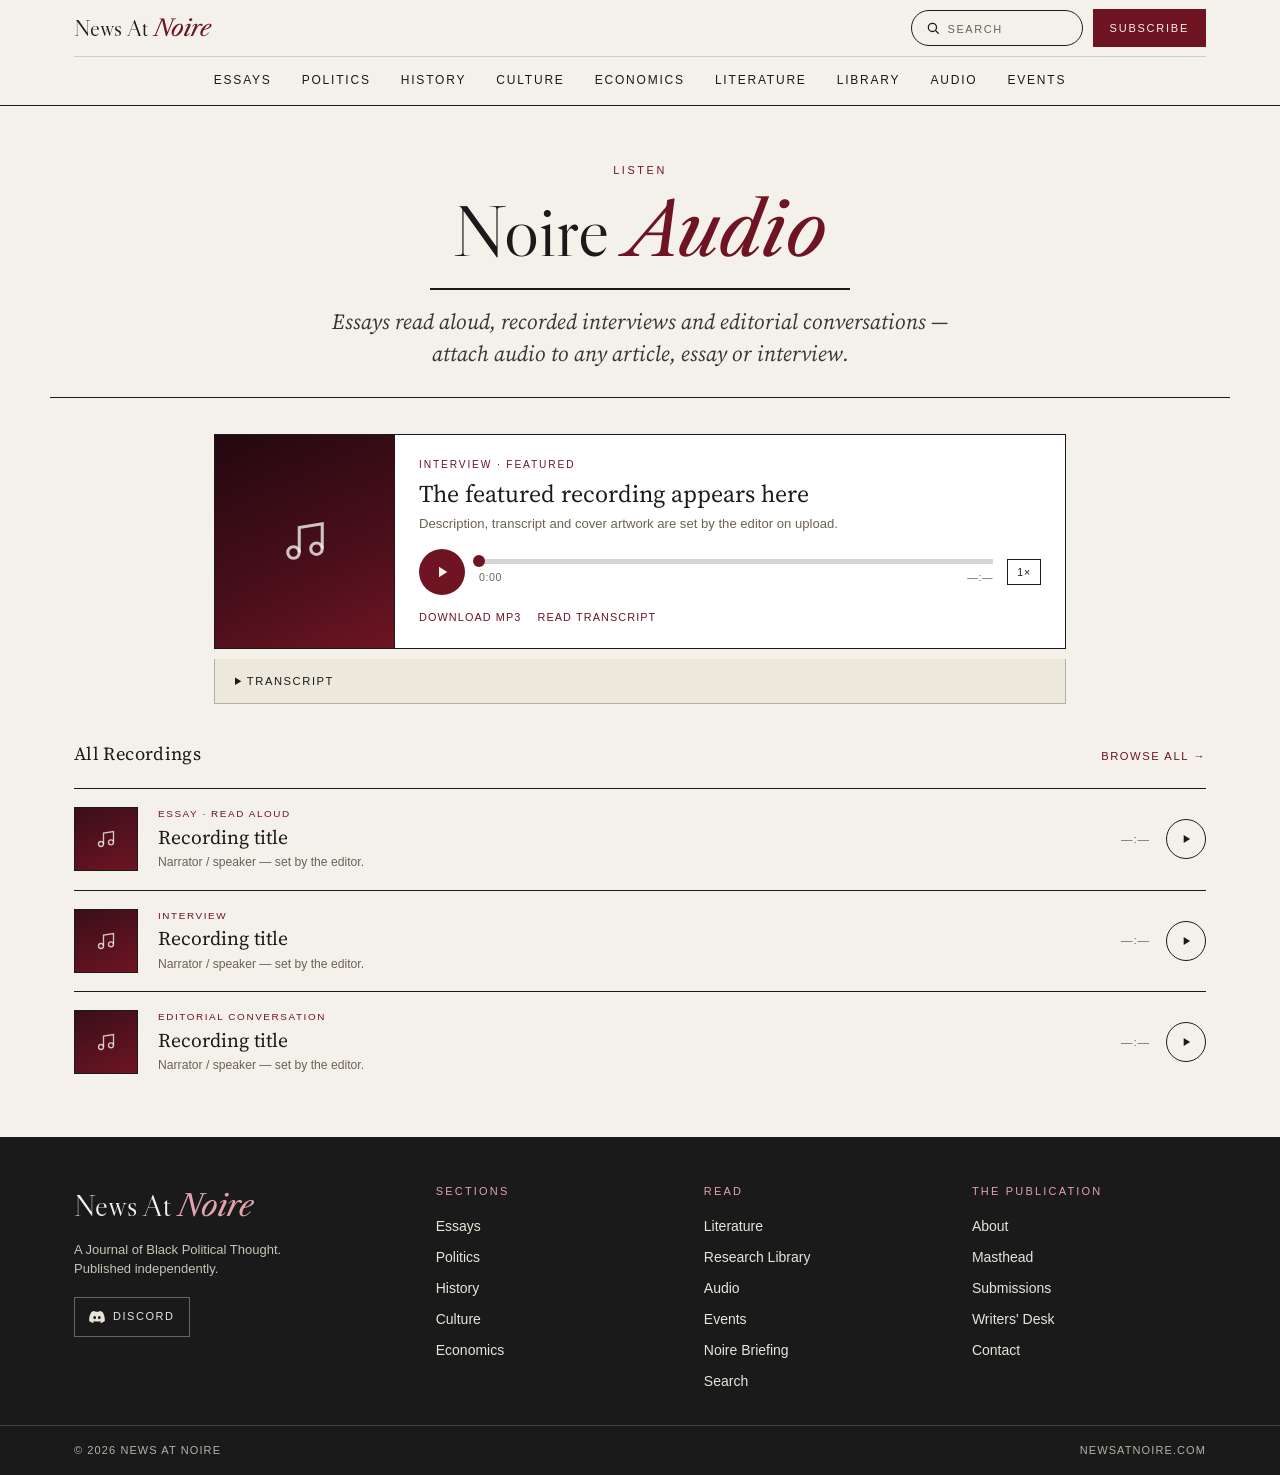
<file: audio.html>
<!DOCTYPE html>
<html lang="en">
<head>
<meta charset="utf-8">
<meta name="viewport" content="width=device-width, initial-scale=1">
<title>Audio — News At Noire</title>
<meta name="description" content="Readings, talks and recorded essays from News At Noire, a journal of Black political thought.">
<link rel="canonical" href="https://www.newsatnoire.com/audio.html">
<link rel="icon" href="assets/favicon.svg" type="image/svg+xml">
<meta property="og:type" content="website">
<meta property="og:site_name" content="News At Noire">
<meta property="og:title" content="Audio — News At Noire">
<meta property="og:description" content="Readings, talks and recorded essays from News At Noire, a journal of Black political thought.">
<meta property="og:url" content="https://www.newsatnoire.com/audio.html">
<meta property="og:image" content="https://www.newsatnoire.com/news-at-noire-og.png">
<meta name="twitter:card" content="summary_large_image">
<meta name="twitter:title" content="Audio — News At Noire">
<meta name="twitter:description" content="Readings, talks and recorded essays from News At Noire, a journal of Black political thought.">
<meta name="twitter:image" content="https://www.newsatnoire.com/news-at-noire-og.png">
<link rel="preconnect" href="https://fonts.googleapis.com">
<link rel="preconnect" href="https://fonts.gstatic.com" crossorigin>
<link href="https://fonts.googleapis.com/css2?family=Libre+Caslon+Display&family=Libre+Caslon+Text:ital,wght@0,400;0,700;1,400&family=Source+Serif+4:ital,opsz,wght@0,8..60,400;0,8..60,600;1,8..60,400&display=swap" rel="stylesheet">
<link rel="stylesheet" href="assets/noire-shell.css">
<style>
  :root{
    --cream:#F4F1EA;--cream-2:#EDE8DC;--ink:#1A1A1A;--maroon:#6E1423;--maroon-2:#8A1E2F;
    --muted:#6b6256;--serif:'Source Serif 4',Georgia,'Times New Roman',serif;
    --sans:'Helvetica Neue',Arial,Helvetica,sans-serif;
  }
  *{margin:0;padding:0;box-sizing:border-box}
  html{scroll-behavior:smooth}
  body{background:var(--cream);color:var(--ink);font-family:var(--serif);line-height:1.5;-webkit-font-smoothing:antialiased}
  a{color:inherit;text-decoration:none}
  button{font-family:inherit}

  .topbar{position:sticky;top:0;z-index:50;background:rgba(244,241,234,.92);backdrop-filter:saturate(120%) blur(6px);border-bottom:1px solid var(--ink)}
  .topbar-inner{max-width:1180px;margin:0 auto;padding:12px clamp(16px,3vw,24px);display:flex;flex-wrap:wrap;align-items:center;gap:10px clamp(12px,2vw,28px)}
  .brandmark{order:1;font-family:var(--serif);font-size:clamp(1.02rem,1.4vw,1.2rem);letter-spacing:.02em;white-space:nowrap}
  .brandmark em{font-style:italic;color:var(--maroon)}
  .nav-links{order:3;flex-basis:100%;display:flex;flex-wrap:wrap;align-items:center;justify-content:center;gap:clamp(9px,1vw,14px);row-gap:8px;padding-top:11px;border-top:1px solid rgba(26,26,26,.16)}
  .nav-links a{font-family:var(--sans);font-size:clamp(.6rem,.72vw,.68rem);letter-spacing:.13em;text-transform:uppercase;color:var(--ink);padding:4px 0;border-bottom:1px solid transparent;transition:border-color .15s,color .15s}
  .nav-links a:hover,.nav-links a[aria-current]{color:var(--maroon);border-color:var(--maroon)}
  .nav-links a.home{display:inline-flex;align-items:center;gap:7px}
  .nav-links a.home svg{width:14px;height:14px;flex:none}
  .nav-links a + a::before{content:"\2022";margin-right:clamp(9px,1vw,14px);color:var(--ink);opacity:.5;font-size:.5rem;line-height:1;vertical-align:middle}
  .nav-cta{order:2;margin-left:auto;flex:none;position:relative;overflow:hidden;isolation:isolate;font-family:var(--sans);font-size:.7rem;letter-spacing:.16em;text-transform:uppercase;background:var(--maroon);border:1px solid var(--maroon);color:var(--cream);padding:7px 16px;transition:background .15s;white-space:nowrap}
  .nav-cta:hover{background:var(--maroon-2)}
  .nav-cta::before{content:"";position:absolute;top:0;left:-130%;width:55%;height:100%;background:linear-gradient(120deg,transparent,rgba(255,255,255,.55),transparent);transform:skewX(-20deg);z-index:1}
  .nav-cta:hover::before{animation:noire-sheen .9s ease}
  .nav-cta::after{content:"";position:absolute;inset:0;z-index:1;pointer-events:none;opacity:0;background-repeat:no-repeat;background-image:radial-gradient(circle,#fff 1.1px,transparent 1.6px),radial-gradient(circle,#fff 1px,transparent 1.5px),radial-gradient(circle,#fff 1.2px,transparent 1.7px),radial-gradient(circle,#fff 1px,transparent 1.5px);background-position:18% 32%,72% 58%,44% 78%,86% 24%}
  .nav-cta:hover::after{animation:noire-sparkle 1s ease-in-out infinite}
  @keyframes noire-sheen{from{left:-130%}to{left:160%}}
  @keyframes noire-sparkle{0%,100%{opacity:0}50%{opacity:.95}}

  .kicker{font-family:var(--sans);text-transform:uppercase;letter-spacing:.24em;font-size:.68rem;color:var(--maroon)}

  .sec-masthead{max-width:1180px;margin:0 auto;padding:56px 24px 26px;text-align:center;border-bottom:1px solid var(--ink)}
  .sec-masthead .kicker{display:block;margin-bottom:16px}
  .sec-masthead h1{font-family:var(--serif);font-weight:400;font-size:clamp(2.6rem,7vw,4.6rem);line-height:1}
  .sec-masthead h1 em{font-style:italic;color:var(--maroon)}
  .sec-masthead .rule{height:2px;background:var(--ink);max-width:420px;margin:20px auto 16px}
  .sec-masthead p{font-family:var(--serif);font-style:italic;font-size:clamp(1.05rem,2.3vw,1.35rem);color:#3a352d;max-width:60ch;margin:0 auto}

  /* Featured player */
  .player-wrap{max-width:900px;margin:0 auto;padding:36px 24px 10px}
  .player{border:1px solid var(--ink);background:#fff;display:grid;grid-template-columns:180px 1fr}
  .player .art{background:linear-gradient(155deg,#230810,#4a0f1a 60%,#6E1423);border-right:1px solid var(--ink);display:flex;align-items:center;justify-content:center;color:rgba(244,241,234,.8)}
  .player .art svg{width:46px;height:46px}
  .player .pbody{padding:22px 24px}
  .player .type{font-family:var(--sans);font-size:.64rem;letter-spacing:.18em;text-transform:uppercase;color:var(--maroon);display:block;margin-bottom:8px}
  .player .pbody h2{font-family:var(--serif);font-weight:400;font-size:1.5rem;line-height:1.15;margin-bottom:6px}
  .player .pbody .desc{font-family:var(--sans);font-size:.82rem;color:var(--muted);margin-bottom:16px}
  /* Custom transport */
  .transport{display:flex;align-items:center;gap:14px}
  .transport .play{width:46px;height:46px;flex:none;border-radius:50%;background:var(--maroon);border:none;color:var(--cream);cursor:pointer;display:flex;align-items:center;justify-content:center;transition:background .15s}
  .transport .play:hover{background:var(--maroon-2)}
  .transport .play svg{width:18px;height:18px}
  .bar{flex:1}
  .scrub{position:relative;height:5px;background:rgba(26,26,26,.18);cursor:pointer}
  .scrub .fill{position:absolute;top:0;left:0;height:100%;width:0;background:var(--maroon)}
  .scrub .knob{position:absolute;top:50%;width:12px;height:12px;border-radius:50%;background:var(--maroon);transform:translate(-50%,-50%);left:0}
  .times{display:flex;justify-content:space-between;font-family:var(--sans);font-size:.66rem;letter-spacing:.06em;color:var(--muted);margin-top:6px}
  .rate{font-family:var(--sans);font-size:.66rem;letter-spacing:.08em;border:1px solid var(--ink);background:none;padding:6px 9px;cursor:pointer;color:var(--ink)}
  .rate:hover{background:var(--ink);color:var(--cream)}
  .player .links{margin-top:14px;display:flex;gap:16px}
  .player .links a{font-family:var(--sans);font-size:.68rem;letter-spacing:.1em;text-transform:uppercase;color:var(--maroon)}
  .player .links a:hover{text-decoration:underline}

  /* Transcript */
  .transcript{max-width:900px;margin:0 auto;padding:0 24px}
  .transcript details{border:1px solid rgba(26,26,26,.3);border-top:none}
  .transcript summary{font-family:var(--sans);font-size:.7rem;letter-spacing:.14em;text-transform:uppercase;color:var(--ink);padding:14px 20px;cursor:pointer;background:var(--cream-2)}
  .transcript .t-body{padding:18px 22px;font-size:1rem;color:#3a352d}

  /* Episode list */
  .section-head{max-width:1180px;margin:0 auto;padding:36px 24px 6px;display:flex;align-items:baseline;justify-content:space-between;gap:16px}
  .section-head h2{font-size:1.15rem;font-weight:400;letter-spacing:.02em}
  .section-head a{font-family:var(--sans);font-size:.7rem;letter-spacing:.14em;text-transform:uppercase;color:var(--maroon)}
  .episodes{max-width:1180px;margin:0 auto;padding:14px 24px 44px}
  .ep{display:grid;grid-template-columns:64px 1fr auto;gap:20px;align-items:center;border-top:1px solid var(--ink);padding:18px 0}
  .ep .cover{width:64px;height:64px;background:linear-gradient(155deg,#3a0f18,#6E1423);border:1px solid var(--ink);display:flex;align-items:center;justify-content:center;color:rgba(244,241,234,.8)}
  .ep .cover svg{width:20px;height:20px}
  .ep .meta .type{font-family:var(--sans);font-size:.62rem;letter-spacing:.16em;text-transform:uppercase;color:var(--maroon);display:block;margin-bottom:5px}
  .ep .meta h3{font-family:var(--serif);font-weight:400;font-size:1.22rem;line-height:1.15;margin-bottom:4px}
  .ep .meta p{font-family:var(--sans);font-size:.76rem;color:var(--muted)}
  .ep .dur{font-family:var(--sans);font-size:.72rem;letter-spacing:.08em;color:var(--muted);white-space:nowrap}
  .ep .playbtn{width:40px;height:40px;flex:none;border-radius:50%;border:1px solid var(--ink);background:none;cursor:pointer;display:flex;align-items:center;justify-content:center;color:var(--ink);transition:all .15s}
  .ep .playbtn:hover{background:var(--maroon);border-color:var(--maroon);color:var(--cream)}
  .ep .playbtn svg{width:14px;height:14px}
  .ep .right{display:flex;align-items:center;gap:16px}

  footer{background:var(--ink);color:var(--cream);margin-top:20px}
  .foot-inner{max-width:1180px;margin:0 auto;padding:48px 24px 30px;display:grid;grid-template-columns:1.4fr 1fr 1fr 1fr;gap:34px}
  .foot-brand .wm{font-family:var(--serif);font-size:1.7rem}
  .foot-brand .wm em{font-style:italic;color:#e0a4ad}
  .foot-brand p{font-family:var(--sans);font-size:.76rem;letter-spacing:.04em;color:#c9c3b7;margin-top:12px;max-width:34ch}
  .foot-col h5{font-family:var(--sans);font-size:.7rem;letter-spacing:.2em;text-transform:uppercase;color:#e0a4ad;margin-bottom:14px}
  .foot-col a{display:block;font-family:var(--sans);font-size:.86rem;color:#e9e4d9;padding:6px 0;transition:color .15s}
  .foot-col a:hover{color:#fff;text-decoration:underline}
  .foot-bottom{border-top:1px solid rgba(244,241,234,.18);margin-top:14px}
  .foot-bottom .fb{max-width:1180px;margin:0 auto;padding:18px 24px;display:flex;justify-content:space-between;flex-wrap:wrap;gap:10px;font-family:var(--sans);font-size:.7rem;letter-spacing:.08em;color:#b7b1a5;text-transform:uppercase}

  @media(max-width:820px){
    .nav-links{display:none}
    .player{grid-template-columns:1fr}
    .player .art{border-right:none;border-bottom:1px solid var(--ink);padding:26px}
    .ep{grid-template-columns:52px 1fr;gap:14px}
    .ep .right{grid-column:1/-1;justify-content:space-between}
    .foot-inner{grid-template-columns:1fr;gap:26px}
  }
</style>
</head>
<body>

  <div data-nn-header></div>
  <script src="assets/noire-shell.js"></script>

  <section class="sec-masthead">
    <span class="kicker">Listen</span>
    <h1>Noire <em>Audio</em></h1>
    <div class="rule"></div>
    <p>Essays read aloud, recorded interviews and editorial conversations — attach audio to any article, essay or interview.</p>
  </section>

  <!-- Featured professional player -->
  <div class="player-wrap">
    <div class="player" data-cms="featured-audio">
      <div class="art" aria-hidden="true">
        <svg viewBox="0 0 24 24" fill="none" stroke="currentColor" stroke-width="1.6"><path d="M9 18V5l12-2v13"></path><circle cx="6" cy="18" r="3"></circle><circle cx="18" cy="16" r="3"></circle></svg>
      </div>
      <div class="pbody">
        <span class="type">Interview · Featured</span>
        <h2>The featured recording appears here</h2>
        <p class="desc">Description, transcript and cover artwork are set by the editor on upload.</p>
        <div class="transport">
          <button class="play" id="playBtn" aria-label="Play"><svg viewBox="0 0 24 24" fill="currentColor"><path d="M8 5v14l11-7z"></path></svg></button>
          <div class="bar">
            <div class="scrub" id="scrub"><div class="fill" id="fill"></div><div class="knob" id="knob"></div></div>
            <div class="times"><span id="cur">0:00</span><span id="dur">—:—</span></div>
          </div>
          <button class="rate" id="rate">1×</button>
        </div>
        <div class="links">
          <a href="coming-soon.html">Download MP3</a>
          <a href="#transcript">Read Transcript</a>
        </div>
        <audio id="audio" preload="metadata"></audio>
      </div>
    </div>
  </div>

  <!-- Transcript -->
  <div class="transcript" id="transcript">
    <details>
      <summary>Transcript</summary>
      <div class="t-body" data-cms="transcript">The full transcript appears here once the editor adds it — searchable and synced to the recording.</div>
    </details>
  </div>

  <!-- Episode list -->
  <div class="section-head"><h2>All Recordings</h2><a href="coming-soon.html">Browse All →</a></div>
  <section class="episodes" data-cms="audio-episodes">
    <article class="ep">
      <div class="cover"><svg viewBox="0 0 24 24" fill="none" stroke="currentColor" stroke-width="1.6"><path d="M9 18V5l12-2v13"></path><circle cx="6" cy="18" r="3"></circle><circle cx="18" cy="16" r="3"></circle></svg></div>
      <div class="meta"><span class="type">Essay · Read Aloud</span><h3>Recording title</h3><p>Narrator / speaker — set by the editor.</p></div>
      <div class="right"><span class="dur">—:—</span><button class="playbtn" aria-label="Play"><svg viewBox="0 0 24 24" fill="currentColor"><path d="M8 5v14l11-7z"></path></svg></button></div>
    </article>
    <article class="ep">
      <div class="cover"><svg viewBox="0 0 24 24" fill="none" stroke="currentColor" stroke-width="1.6"><path d="M9 18V5l12-2v13"></path><circle cx="6" cy="18" r="3"></circle><circle cx="18" cy="16" r="3"></circle></svg></div>
      <div class="meta"><span class="type">Interview</span><h3>Recording title</h3><p>Narrator / speaker — set by the editor.</p></div>
      <div class="right"><span class="dur">—:—</span><button class="playbtn" aria-label="Play"><svg viewBox="0 0 24 24" fill="currentColor"><path d="M8 5v14l11-7z"></path></svg></button></div>
    </article>
    <article class="ep">
      <div class="cover"><svg viewBox="0 0 24 24" fill="none" stroke="currentColor" stroke-width="1.6"><path d="M9 18V5l12-2v13"></path><circle cx="6" cy="18" r="3"></circle><circle cx="18" cy="16" r="3"></circle></svg></div>
      <div class="meta"><span class="type">Editorial Conversation</span><h3>Recording title</h3><p>Narrator / speaker — set by the editor.</p></div>
      <div class="right"><span class="dur">—:—</span><button class="playbtn" aria-label="Play"><svg viewBox="0 0 24 24" fill="currentColor"><path d="M8 5v14l11-7z"></path></svg></button></div>
    </article>
  </section>

  <div data-nn-footer></div>

  <script>
    // Professional audio player. Editor sets <audio> src via CMS; controls work once a source exists.
    (function(){
      var audio = document.getElementById('audio');
      var playBtn = document.getElementById('playBtn');
      var fill = document.getElementById('fill');
      var knob = document.getElementById('knob');
      var scrub = document.getElementById('scrub');
      var curEl = document.getElementById('cur');
      var durEl = document.getElementById('dur');
      var rate = document.getElementById('rate');
      var rates = [1,1.25,1.5,2,0.75]; var ri = 0;

      function fmt(t){ if(isNaN(t)) return '—:—'; var m=Math.floor(t/60),s=Math.floor(t%60); return m+':'+('0'+s).slice(-2); }
      var playIcon = '<svg viewBox="0 0 24 24" fill="currentColor"><path d="M8 5v14l11-7z"></path></svg>';
      var pauseIcon = '<svg viewBox="0 0 24 24" fill="currentColor"><rect x="6" y="5" width="4" height="14"></rect><rect x="14" y="5" width="4" height="14"></rect></svg>';

      playBtn.addEventListener('click', function(){
        if(!audio.src){ return; } // no recording uploaded yet
        if(audio.paused){ audio.play(); } else { audio.pause(); }
      });
      audio.addEventListener('play', function(){ playBtn.innerHTML = pauseIcon; });
      audio.addEventListener('pause', function(){ playBtn.innerHTML = playIcon; });
      audio.addEventListener('loadedmetadata', function(){ durEl.textContent = fmt(audio.duration); });
      audio.addEventListener('timeupdate', function(){
        var p = audio.duration ? (audio.currentTime/audio.duration)*100 : 0;
        fill.style.width = p+'%'; knob.style.left = p+'%'; curEl.textContent = fmt(audio.currentTime);
      });
      scrub.addEventListener('click', function(e){
        if(!audio.duration) return;
        var r = scrub.getBoundingClientRect();
        audio.currentTime = ((e.clientX - r.left)/r.width) * audio.duration;
      });
      rate.addEventListener('click', function(){
        ri = (ri+1)%rates.length; audio.playbackRate = rates[ri]; rate.textContent = rates[ri]+'×';
      });
    })();
  </script>

</body>
</html>
</file>
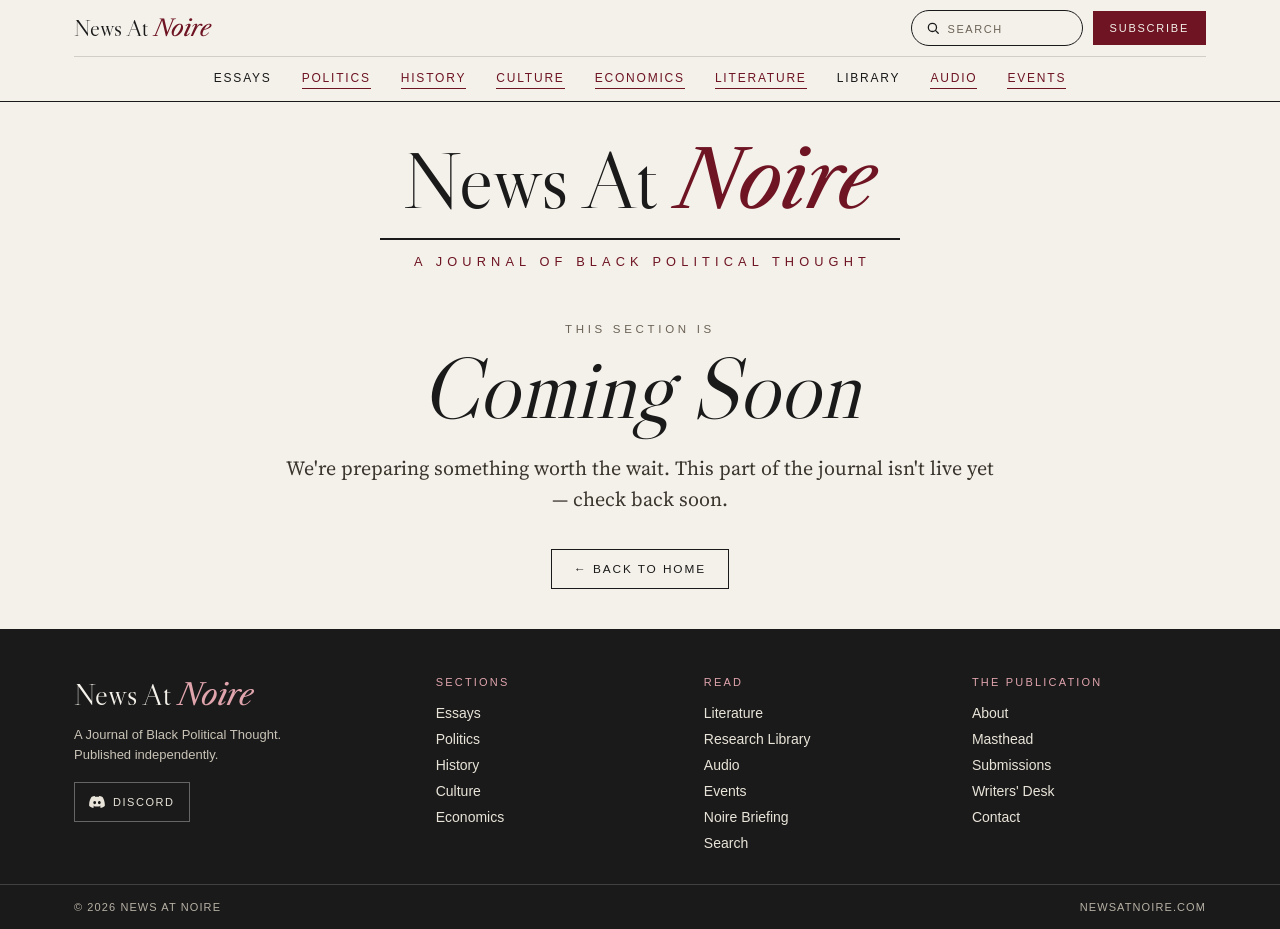
<file: coming-soon.html>
<!DOCTYPE html>
<html lang="en">
<head>
<meta charset="utf-8">
<meta name="viewport" content="width=device-width, initial-scale=1">
<title>Coming Soon — News At Noire</title>
<meta name="robots" content="noindex">
<meta name="description" content="This section of News At Noire is in preparation.">
<link rel="canonical" href="https://www.newsatnoire.com/coming-soon.html">
<link rel="icon" href="assets/favicon.svg" type="image/svg+xml">
<meta property="og:type" content="website">
<meta property="og:site_name" content="News At Noire">
<meta property="og:title" content="Coming Soon — News At Noire">
<meta property="og:description" content="This section of News At Noire is in preparation.">
<meta property="og:url" content="https://www.newsatnoire.com/coming-soon.html">
<meta property="og:image" content="https://www.newsatnoire.com/news-at-noire-og.png">
<meta name="twitter:card" content="summary_large_image">
<meta name="twitter:title" content="Coming Soon — News At Noire">
<meta name="twitter:description" content="This section of News At Noire is in preparation.">
<meta name="twitter:image" content="https://www.newsatnoire.com/news-at-noire-og.png">
<link rel="preconnect" href="https://fonts.googleapis.com">
<link rel="preconnect" href="https://fonts.gstatic.com" crossorigin>
<link href="https://fonts.googleapis.com/css2?family=Libre+Caslon+Display&family=Libre+Caslon+Text:ital,wght@0,400;0,700;1,400&family=Source+Serif+4:ital,opsz,wght@0,8..60,400;0,8..60,600;1,8..60,400&display=swap" rel="stylesheet">
<link rel="stylesheet" href="assets/noire-shell.css">
<style>
  :root{
    --cream:#F4F1EA;--ink:#1A1A1A;--maroon:#6E1423;--muted:#6b6256;
    --serif:'Source Serif 4',Georgia,'Times New Roman',serif;
    --sans:'Helvetica Neue',Arial,Helvetica,sans-serif;
  }
  *{margin:0;padding:0;box-sizing:border-box}
  body{
    min-height:100vh;background:var(--cream);color:var(--ink);
    font-family:var(--serif);display:flex;flex-direction:column;
    -webkit-font-smoothing:antialiased;
  }
  a{color:inherit;text-decoration:none}

  .bar{border-bottom:1px solid var(--ink)}
  .bar-inner{max-width:1180px;margin:0 auto;padding:12px 24px;text-align:center}
  .bar-inner a{font-family:var(--serif);font-size:1.15rem;letter-spacing:.02em}
  .bar-inner a em{font-style:italic;color:var(--maroon)}

  main{flex:1;display:flex;align-items:center;justify-content:center;padding:40px 24px}
  .wrap{max-width:720px;text-align:center}

  .wordmark{
    font-family:var(--serif);font-weight:400;line-height:.95;
    font-size:clamp(2.4rem,8vw,5rem);
  }
  .wordmark .noire{font-style:italic;color:var(--maroon)}
  .rule{height:2px;background:var(--ink);max-width:520px;margin:20px auto 14px}
  .tagline{
    font-family:var(--sans);text-transform:uppercase;color:var(--maroon);
    letter-spacing:.4em;font-size:clamp(.58rem,1.5vw,.8rem);padding-left:.4em;
  }

  .cs-kicker{
    font-family:var(--sans);text-transform:uppercase;letter-spacing:.32em;
    font-size:.72rem;color:var(--muted);margin-top:54px;
  }
  .cs-title{
    font-family:var(--serif);font-style:italic;font-weight:400;
    font-size:clamp(2.6rem,9vw,5.4rem);color:var(--ink);margin-top:10px;line-height:1;
  }
  .cs-body{
    font-family:var(--serif);font-size:clamp(1rem,2.2vw,1.25rem);color:#3a352d;
    margin-top:22px;line-height:1.55;
  }

  .back{
    display:inline-block;margin-top:34px;font-family:var(--sans);font-size:.74rem;
    letter-spacing:.16em;text-transform:uppercase;border:1px solid var(--ink);
    padding:12px 22px;transition:all .15s;
  }
  .back:hover{background:var(--ink);color:var(--cream)}

  footer{border-top:1px solid rgba(26,26,26,.2)}
  .foot{max-width:1180px;margin:0 auto;padding:18px 24px;text-align:center;
    font-family:var(--sans);font-size:.7rem;letter-spacing:.1em;text-transform:uppercase;color:var(--muted)}
</style>
</head>
<body>

  <div data-nn-header></div>
  <script src="assets/noire-shell.js"></script>

  <main>
    <div class="wrap">
      <h1 class="wordmark">News At <span class="noire">Noire</span></h1>
      <div class="rule"></div>
      <p class="tagline">A Journal of Black Political Thought</p>

      <p class="cs-kicker">This Section Is</p>
      <h2 class="cs-title">Coming Soon</h2>
      <p class="cs-body">We're preparing something worth the wait. This part of the journal isn't live yet — check back soon.</p>

      <a class="back" href="index.html">← Back to Home</a>
    </div>
  </main>

  <div data-nn-footer></div>

</body>
</html>
</file>
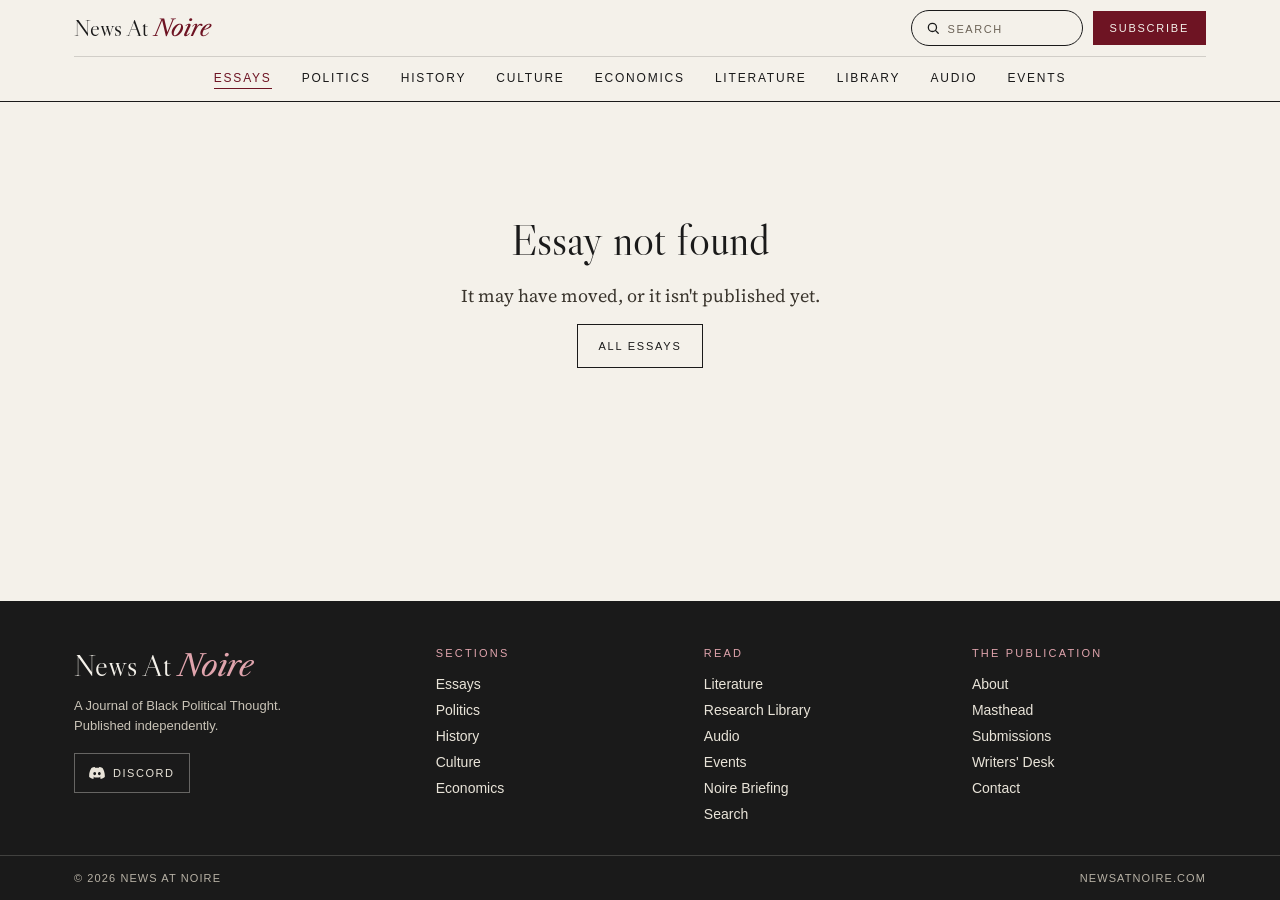
<file: essay.html>
<!DOCTYPE html>
<html lang="en">
<head>
<meta charset="utf-8">
<meta name="viewport" content="width=device-width, initial-scale=1">
<title>Essay — News At Noire</title>
<meta name="description" content="An essay from News At Noire, a journal of Black political thought.">
<link rel="icon" href="assets/favicon.svg" type="image/svg+xml">
<meta property="og:type" content="article">
<meta property="og:site_name" content="News At Noire">
<meta property="og:image" content="https://www.newsatnoire.com/news-at-noire-og.png">
<meta name="twitter:card" content="summary_large_image">
<link rel="preconnect" href="https://fonts.googleapis.com">
<link rel="preconnect" href="https://fonts.gstatic.com" crossorigin>
<link href="https://fonts.googleapis.com/css2?family=Libre+Caslon+Display&family=Libre+Caslon+Text:ital,wght@0,400;0,700;1,400&family=Source+Serif+4:ital,opsz,wght@0,8..60,400;0,8..60,600;1,8..60,400&display=swap" rel="stylesheet">
<link rel="stylesheet" href="assets/noire-shell.css">
<style>
  :root{--cream:#F4F1EA;--cream-2:#EDE8DC;--ink:#1A1A1A;--maroon:#6E1423;--maroon-2:#8A1E2F;--muted:#6b6256;
    --display:'Libre Caslon Display',Georgia,serif;--text:'Libre Caslon Text',Georgia,serif;--serif:'Source Serif 4',Georgia,serif;--sans:'Helvetica Neue',Arial,Helvetica,sans-serif}
  *{margin:0;padding:0;box-sizing:border-box}
  body{background:var(--cream);color:var(--ink);font-family:var(--serif);-webkit-font-smoothing:antialiased;min-height:100vh;display:flex;flex-direction:column}
  a{color:inherit;text-decoration:none}
  main{flex:1}
  .progress{position:fixed;top:0;left:0;height:3px;width:0;background:var(--maroon);z-index:100}
  .head{max-width:720px;margin:0 auto;padding:56px 24px 0}
  .kicker{display:block;font-family:var(--sans);font-size:11px;letter-spacing:.24em;text-transform:uppercase;color:var(--maroon);margin-bottom:18px}
  .head h1{font-family:var(--display);font-weight:400;font-size:clamp(38px,6vw,60px);line-height:1.06;margin-bottom:16px;text-wrap:balance}
  .head .sub{font-style:italic;font-size:clamp(19px,2.6vw,23px);line-height:1.45;color:#3a352d;margin-bottom:26px}
  .meta{display:flex;flex-wrap:wrap;gap:8px 16px;padding:14px 0;border-top:1px solid var(--ink);border-bottom:1px solid var(--ink);font-family:var(--sans);font-size:12px;letter-spacing:.08em;text-transform:uppercase;color:var(--muted)}
  .meta b{color:var(--ink)}
  .body{max-width:680px;margin:0 auto;padding:36px 24px 20px;font-size:19px;line-height:1.72;color:#241f18}
  .body p{margin:0 0 22px;text-wrap:pretty}
  .body h2{font-family:var(--text);font-weight:400;font-size:27px;line-height:1.25;margin:38px 0 14px}
  .body h3,.body h4{font-family:var(--text);font-weight:400;font-size:22px;margin:30px 0 12px}
  .body blockquote{border-left:3px solid var(--maroon);padding:2px 0 2px 22px;margin:28px 0;font-style:italic;font-size:22px;color:var(--ink)}
  .body blockquote p{margin-bottom:10px}
  .body ul,.body ol{margin:0 0 22px 26px}
  .body li{margin-bottom:6px}
  .body a{color:var(--maroon);text-decoration:underline}
  .body img{max-width:100%;border:1px solid var(--ink);margin:10px 0}
  .body hr{border:none;text-align:center;margin:34px 0}
  .body hr::after{content:"✦ ✦ ✦";color:var(--maroon);letter-spacing:.6em;font-size:12px}
  .share{max-width:680px;margin:0 auto;padding:20px 24px 60px;display:flex;flex-wrap:wrap;align-items:center;gap:10px;border-top:1px solid rgba(26,26,26,.2)}
  .share .lbl{font-family:var(--sans);font-size:11px;letter-spacing:.16em;text-transform:uppercase;color:var(--muted);margin-right:4px}
  .share a,.share button{font-family:var(--sans);font-size:11px;letter-spacing:.1em;text-transform:uppercase;border:1px solid var(--ink);padding:0 14px;min-height:40px;display:inline-flex;align-items:center;background:none;color:var(--ink);cursor:pointer}
  .share a:hover,.share button:hover{background:var(--ink);color:var(--cream)}
  .msg{max-width:620px;margin:0 auto;padding:110px 24px;text-align:center;display:flex;flex-direction:column;align-items:center;gap:16px}
  .msg h1{font-family:var(--display);font-weight:400;font-size:44px}
  .msg p{font-size:18px;color:#3a352d}
  .msg a{font-family:var(--sans);font-size:11px;letter-spacing:.16em;text-transform:uppercase;border:1px solid var(--ink);padding:0 20px;min-height:44px;display:inline-flex;align-items:center}
  .msg a:hover{background:var(--ink);color:var(--cream)}
  [hidden]{display:none!important}
</style>
</head>
<body>
  <div class="progress" id="progress"></div>
  <div data-nn-header></div>
  <script src="assets/noire-shell.js"></script>
  <script src="assets/noire-md.js"></script>

  <main>
    <p class="msg" id="loading"><span style="font-style:italic;color:#6b6256">Loading…</span></p>
    <div class="msg" id="missing" hidden><h1>Essay not found</h1><p id="missing-p">It may have moved, or it isn't published yet.</p><a href="essays.html">All essays</a></div>
    <article id="essay" hidden>
      <header class="head">
        <span class="kicker" id="cat"></span>
        <h1 id="title"></h1>
        <p class="sub" id="sub"></p>
        <div class="meta"><b id="author"></b><span id="date"></span><span id="rt"></span></div>
      </header>
      <div class="body" id="body"></div>
      <div class="share">
        <span class="lbl">Share</span>
        <a id="sx" target="_blank" rel="noopener">X / Twitter</a><a id="sf" target="_blank" rel="noopener">Facebook</a><a id="sl" target="_blank" rel="noopener">LinkedIn</a>
        <button type="button" id="sc">Copy link</button>
      </div>
    </article>
  </main>

  <div data-nn-footer></div>

<script>
(function () {
  var $ = function (id) { return document.getElementById(id); };
  var slug = new URLSearchParams(location.search).get('e') || '';
  function fail(text) { $('loading').hidden = true; $('missing').hidden = false; if (text) $('missing-p').textContent = text; }
  if (!/^[a-z0-9-]+$/.test(slug)) return fail();
  fetch(window.NOIRE_API + '/essay?e=' + slug).then(function (r) { if (r.status === 404) throw 404; if (!r.ok) throw 0; return r.json(); }).then(function (d) {
    var m = d.meta || {};
    $('cat').textContent = m.category || 'Essays';
    $('title').textContent = m.title || 'Untitled';
    $('sub').textContent = m.summary || ''; $('sub').hidden = !m.summary;
    $('author').textContent = m.author ? 'By ' + m.author : 'By The Editors';
    var dt = m.date ? new Date(m.date) : null; $('date').textContent = dt && !isNaN(dt) ? dt.toLocaleDateString('en-GB', { day: 'numeric', month: 'long', year: 'numeric' }) : '';
    $('body').innerHTML = NoireMD.mdToHtml(d.body || '');
    $('rt').textContent = Math.max(1, Math.round($('body').innerText.split(/\s+/).length / 230)) + ' min read';
    document.title = (m.title || 'Essay') + ' — News At Noire';
    var md = document.querySelector('meta[name="description"]'); if (m.summary) md.setAttribute('content', m.summary);
    var link = document.createElement('link'); link.rel = 'canonical'; link.href = 'https://www.newsatnoire.com/essay.html?e=' + slug; document.head.appendChild(link);
    var u = encodeURIComponent(link.href), t = encodeURIComponent(m.title || '');
    $('sx').href = 'https://twitter.com/intent/tweet?url=' + u + '&text=' + t; $('sf').href = 'https://www.facebook.com/sharer/sharer.php?u=' + u; $('sl').href = 'https://www.linkedin.com/sharing/share-offsite/?url=' + u;
    $('sc').onclick = function () { var b = this; navigator.clipboard.writeText(link.href).then(function () { b.textContent = 'Copied'; setTimeout(function () { b.textContent = 'Copy link'; }, 1500); }); };
    $('loading').hidden = true; $('essay').hidden = false;
  }).catch(function (e) { fail(e === 404 ? null : "We couldn't load this essay just now. Please try again shortly."); });

  var bar = $('progress');
  window.addEventListener('scroll', function () { var h = document.documentElement, max = h.scrollHeight - h.clientHeight; bar.style.width = (max > 0 ? h.scrollTop / max * 100 : 0) + '%'; }, { passive: true });
})();
</script>
</body>
</html>
</file>
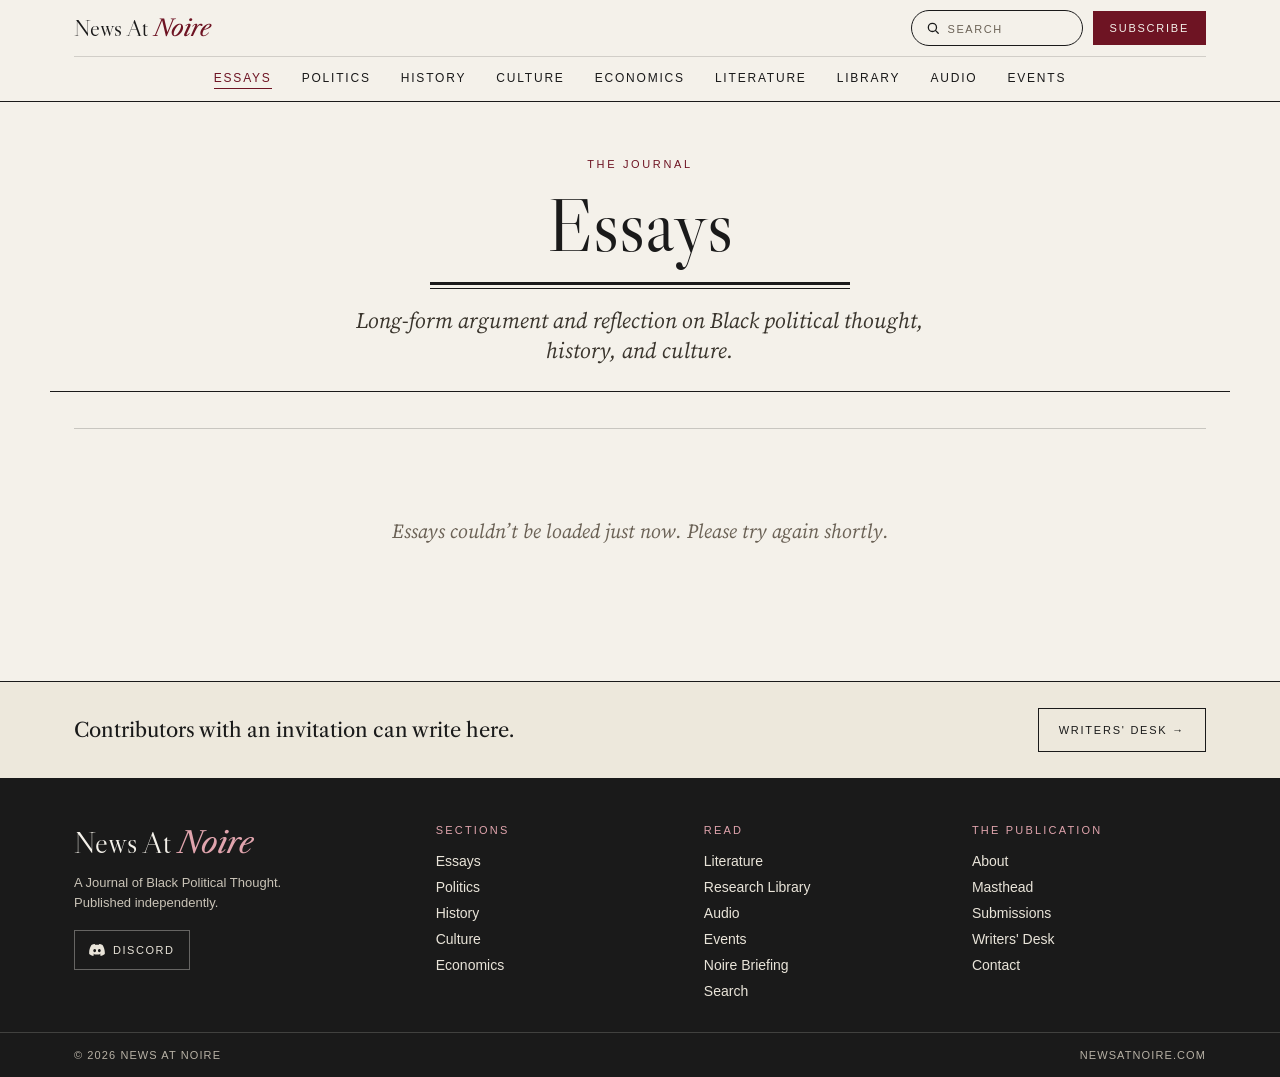
<file: essays.html>
<!DOCTYPE html>
<html lang="en">
<head>
<meta charset="utf-8">
<meta name="viewport" content="width=device-width, initial-scale=1">
<title>Essays — News At Noire</title>
<meta name="description" content="Essays from News At Noire: long-form argument and reflection on Black political thought, history, and culture.">
<link rel="canonical" href="https://www.newsatnoire.com/essays.html">
<link rel="icon" href="assets/favicon.svg" type="image/svg+xml">
<meta property="og:type" content="website">
<meta property="og:site_name" content="News At Noire">
<meta property="og:title" content="Essays — News At Noire">
<meta property="og:description" content="Long-form argument and reflection on Black political thought, history, and culture.">
<meta property="og:url" content="https://www.newsatnoire.com/essays.html">
<meta property="og:image" content="https://www.newsatnoire.com/news-at-noire-og.png">
<meta name="twitter:card" content="summary_large_image">
<link rel="preconnect" href="https://fonts.googleapis.com">
<link rel="preconnect" href="https://fonts.gstatic.com" crossorigin>
<link href="https://fonts.googleapis.com/css2?family=Libre+Caslon+Display&family=Libre+Caslon+Text:ital,wght@0,400;0,700;1,400&family=Source+Serif+4:ital,opsz,wght@0,8..60,400;0,8..60,600;1,8..60,400&display=swap" rel="stylesheet">
<link rel="stylesheet" href="assets/noire-shell.css">
<style>
  :root{--cream:#F4F1EA;--cream-2:#EDE8DC;--ink:#1A1A1A;--maroon:#6E1423;--maroon-2:#8A1E2F;--muted:#6b6256;
    --display:'Libre Caslon Display',Georgia,serif;--text:'Libre Caslon Text',Georgia,serif;--serif:'Source Serif 4',Georgia,serif;--sans:'Helvetica Neue',Arial,Helvetica,sans-serif}
  *{margin:0;padding:0;box-sizing:border-box}
  body{background:var(--cream);color:var(--ink);font-family:var(--serif);-webkit-font-smoothing:antialiased;min-height:100vh;display:flex;flex-direction:column}
  a{color:inherit;text-decoration:none}
  main{flex:1}
  .wrap{max-width:1180px;margin:0 auto;padding:0 clamp(16px,3vw,24px)}
  .mast{text-align:center;padding:56px 0 26px;border-bottom:1px solid var(--ink)}
  .kicker{display:block;font-family:var(--sans);font-size:11px;letter-spacing:.24em;text-transform:uppercase;color:var(--maroon);margin-bottom:16px}
  .mast h1{font-family:var(--display);font-weight:400;font-size:clamp(46px,7vw,76px);line-height:1}
  .mast .rule{height:7px;max-width:420px;margin:20px auto 16px;border-top:3px solid var(--ink);border-bottom:1px solid var(--ink)}
  .mast p{font-style:italic;font-size:clamp(18px,2.3vw,22px);color:#3a352d;max-width:56ch;margin:0 auto}
  .filters{display:flex;flex-wrap:wrap;gap:8px;padding:18px 0;border-bottom:1px solid rgba(26,26,26,.2)}
  .filters button{font-family:var(--sans);font-size:11px;letter-spacing:.1em;text-transform:uppercase;color:var(--ink);padding:0 14px;min-height:38px;border:1px solid rgba(26,26,26,.35);background:none;cursor:pointer}
  .filters button:hover{border-color:var(--maroon);color:var(--maroon)}
  .filters button[aria-pressed="true"]{background:var(--maroon);border-color:var(--maroon);color:var(--cream)}
  .list{padding:8px 0 56px}
  .item{display:grid;grid-template-columns:150px minmax(0,1fr) 180px;gap:8px 30px;padding:24px 0;border-bottom:1px solid rgba(26,26,26,.2);align-items:baseline}
  .item .cat{font-family:var(--sans);font-size:11px;letter-spacing:.22em;text-transform:uppercase;color:var(--maroon)}
  .item h2{font-family:var(--text);font-weight:400;font-size:clamp(23px,2.6vw,29px);line-height:1.18;text-wrap:balance}
  .item:hover h2{color:var(--maroon)}
  .item p{font-size:17px;line-height:1.5;color:#3a352d;margin-top:8px}
  .item .by{font-family:var(--sans);font-size:12px;letter-spacing:.08em;text-transform:uppercase;color:var(--muted);text-align:right;line-height:1.6}
  .item .by b{color:var(--ink);display:block}
  .state{padding:80px 0;text-align:center;font-style:italic;font-size:20px;color:var(--muted)}
  .desk{background:var(--cream-2);border-top:1px solid var(--ink)}
  .desk .wrap{display:flex;flex-wrap:wrap;align-items:center;justify-content:space-between;gap:14px;padding-top:26px;padding-bottom:26px}
  .desk p{font-family:var(--text);font-size:20px}
  .desk a{font-family:var(--sans);font-size:11px;letter-spacing:.16em;text-transform:uppercase;border:1px solid var(--ink);padding:0 20px;min-height:44px;display:inline-flex;align-items:center}
  .desk a:hover{background:var(--ink);color:var(--cream)}
  @media(max-width:760px){.item{grid-template-columns:minmax(0,1fr)}.item .by{text-align:left}.item .by b{display:inline;margin-right:8px}}
</style>
</head>
<body>
  <div data-nn-header></div>
  <script src="assets/noire-shell.js"></script>
  <main>
    <section class="wrap mast">
      <span class="kicker">The Journal</span>
      <h1>Essays</h1>
      <div class="rule"></div>
      <p>Long-form argument and reflection on Black political thought, history, and culture.</p>
    </section>
    <div class="wrap">
      <div class="filters" id="filters" role="group" aria-label="Filter by section" hidden></div>
      <div class="list" id="list"><p class="state">Loading essays…</p></div>
    </div>
  </main>
  <section class="desk"><div class="wrap"><p>Contributors with an invitation can write here.</p><a href="write.html">Writers' Desk →</a></div></section>
  <div data-nn-footer></div>
<script>
(function () {
  var list = document.getElementById('list'), filters = document.getElementById('filters'), all = [], cur = 'All';
  function esc(s) { return String(s || '').replace(/[&<>"]/g, function (c) { return { '&': '&amp;', '<': '&lt;', '>': '&gt;', '"': '&quot;' }[c]; }); }
  function date(d) { var x = new Date(d); return isNaN(x) ? '' : x.toLocaleDateString('en-GB', { day: 'numeric', month: 'long', year: 'numeric' }); }
  function render() {
    var items = all.filter(function (e) { return cur === 'All' || e.category === cur; });
    list.innerHTML = items.length ? items.map(function (e) {
      return '<a class="item" href="essay.html?e=' + encodeURIComponent(e.slug) + '"><span class="cat">' + esc(e.category) + '</span><div><h2>' + esc(e.title) + '</h2>' + (e.summary ? '<p>' + esc(e.summary) + '</p>' : '') + '</div><span class="by"><b>' + esc(e.author || 'The Editors') + '</b>' + date(e.date) + '</span></a>';
    }).join('') : '<p class="state">The first essays are on their way.</p>';
  }
  fetch(window.NOIRE_API + '/essays').then(function (r) { if (!r.ok) throw 0; return r.json(); }).then(function (d) {
    all = Array.isArray(d) ? d : [];
    var cats = ['All'].concat(all.map(function (e) { return e.category; }).filter(function (c, i, a) { return c && a.indexOf(c) === i; }));
    if (cats.length > 2) {
      filters.hidden = false;
      filters.innerHTML = cats.map(function (c) { return '<button type="button" aria-pressed="' + (c === cur) + '">' + esc(c) + '</button>'; }).join('');
      filters.querySelectorAll('button').forEach(function (b) { b.onclick = function () { cur = b.textContent; filters.querySelectorAll('button').forEach(function (x) { x.setAttribute('aria-pressed', String(x === b)); }); render(); }; });
    }
    render();
  }).catch(function () { list.innerHTML = '<p class="state">Essays couldn\u2019t be loaded just now. Please try again shortly.</p>'; });
})();
</script>
</body>
</html>
</file>
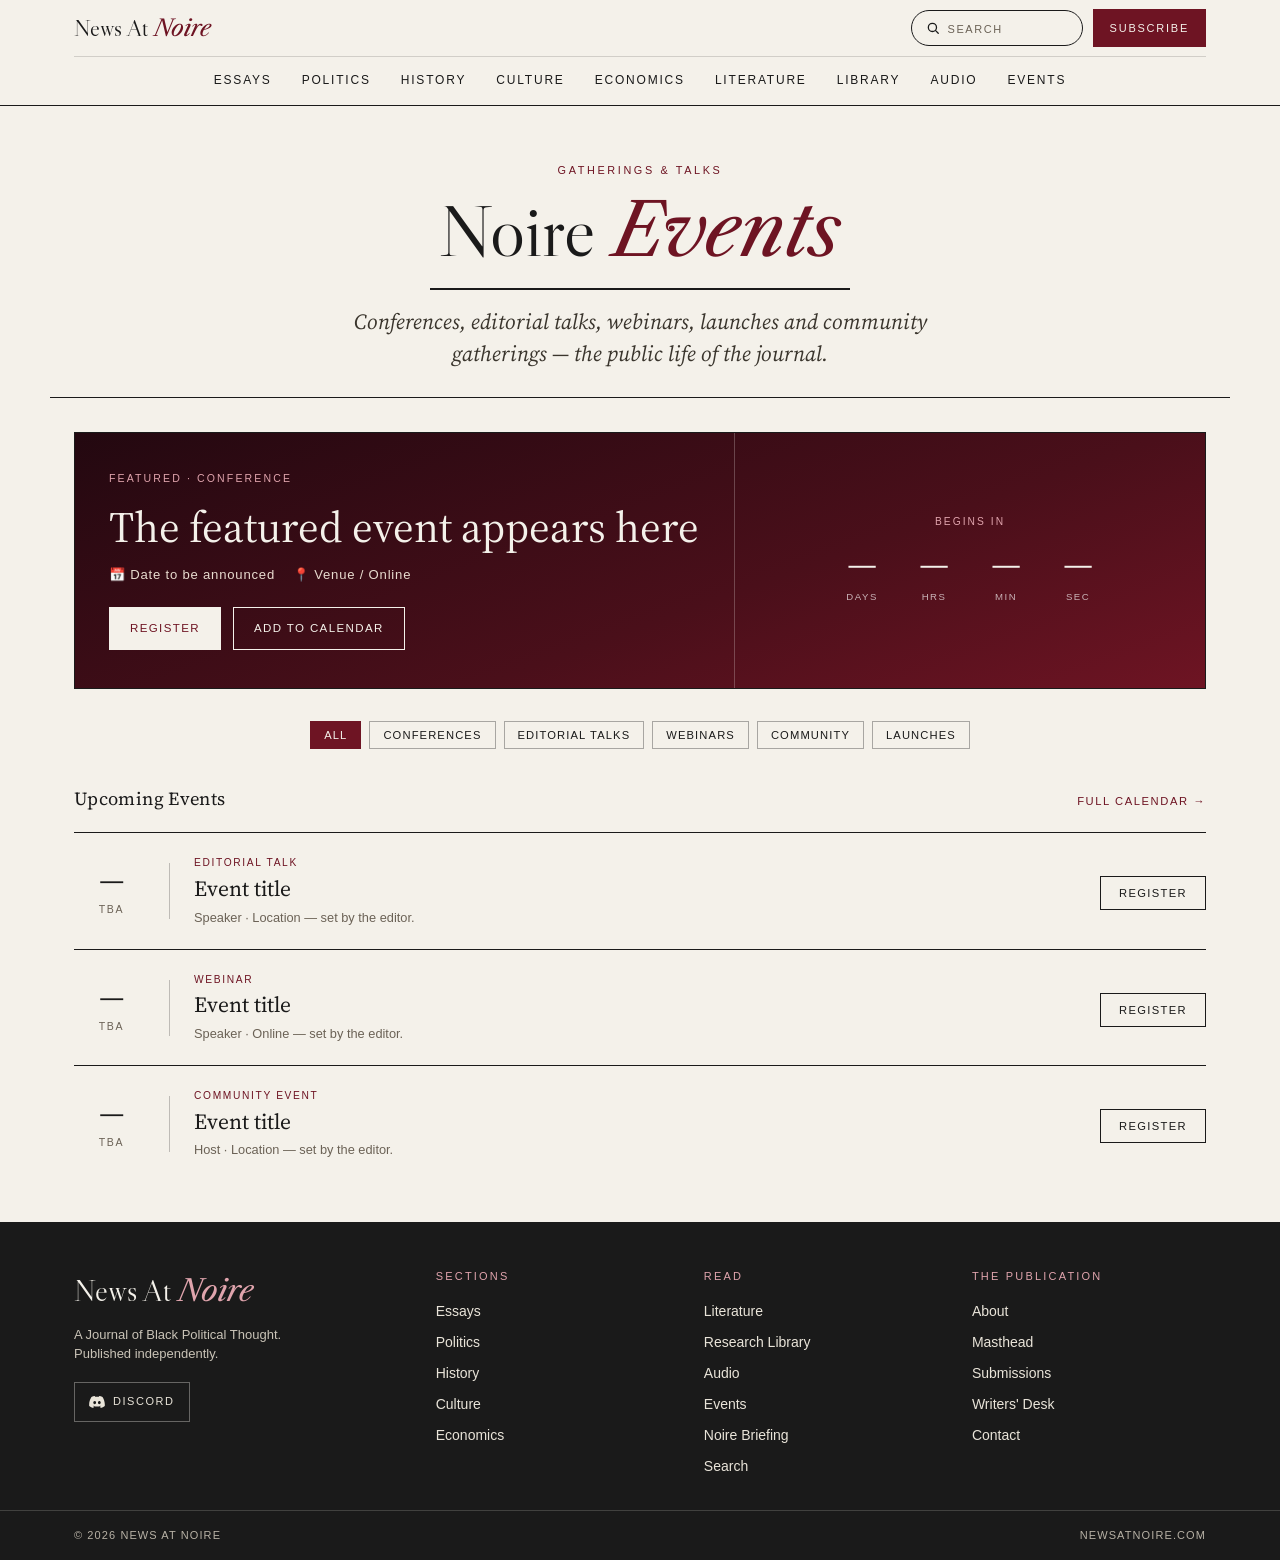
<file: events.html>
<!DOCTYPE html>
<html lang="en">
<head>
<meta charset="utf-8">
<meta name="viewport" content="width=device-width, initial-scale=1">
<title>Events — News At Noire</title>
<meta name="description" content="Salons, lectures and public conversations from News At Noire, a journal of Black political thought.">
<link rel="canonical" href="https://www.newsatnoire.com/events.html">
<link rel="icon" href="assets/favicon.svg" type="image/svg+xml">
<meta property="og:type" content="website">
<meta property="og:site_name" content="News At Noire">
<meta property="og:title" content="Events — News At Noire">
<meta property="og:description" content="Salons, lectures and public conversations from News At Noire, a journal of Black political thought.">
<meta property="og:url" content="https://www.newsatnoire.com/events.html">
<meta property="og:image" content="https://www.newsatnoire.com/news-at-noire-og.png">
<meta name="twitter:card" content="summary_large_image">
<meta name="twitter:title" content="Events — News At Noire">
<meta name="twitter:description" content="Salons, lectures and public conversations from News At Noire, a journal of Black political thought.">
<meta name="twitter:image" content="https://www.newsatnoire.com/news-at-noire-og.png">
<link rel="preconnect" href="https://fonts.googleapis.com">
<link rel="preconnect" href="https://fonts.gstatic.com" crossorigin>
<link href="https://fonts.googleapis.com/css2?family=Libre+Caslon+Display&family=Libre+Caslon+Text:ital,wght@0,400;0,700;1,400&family=Source+Serif+4:ital,opsz,wght@0,8..60,400;0,8..60,600;1,8..60,400&display=swap" rel="stylesheet">
<link rel="stylesheet" href="assets/noire-shell.css">
<style>
  :root{
    --cream:#F4F1EA;--cream-2:#EDE8DC;--ink:#1A1A1A;--maroon:#6E1423;--maroon-2:#8A1E2F;
    --muted:#6b6256;--serif:'Source Serif 4',Georgia,'Times New Roman',serif;
    --sans:'Helvetica Neue',Arial,Helvetica,sans-serif;
  }
  *{margin:0;padding:0;box-sizing:border-box}
  html{scroll-behavior:smooth}
  body{background:var(--cream);color:var(--ink);font-family:var(--serif);line-height:1.5;-webkit-font-smoothing:antialiased}
  a{color:inherit;text-decoration:none}
  button{font-family:inherit}

  .topbar{position:sticky;top:0;z-index:50;background:rgba(244,241,234,.92);backdrop-filter:saturate(120%) blur(6px);border-bottom:1px solid var(--ink)}
  .topbar-inner{max-width:1180px;margin:0 auto;padding:12px clamp(16px,3vw,24px);display:flex;flex-wrap:wrap;align-items:center;gap:10px clamp(12px,2vw,28px)}
  .brandmark{order:1;font-family:var(--serif);font-size:clamp(1.02rem,1.4vw,1.2rem);letter-spacing:.02em;white-space:nowrap}
  .brandmark em{font-style:italic;color:var(--maroon)}
  .nav-links{order:3;flex-basis:100%;display:flex;flex-wrap:wrap;align-items:center;justify-content:center;gap:clamp(9px,1vw,14px);row-gap:8px;padding-top:11px;border-top:1px solid rgba(26,26,26,.16)}
  .nav-links a{font-family:var(--sans);font-size:clamp(.6rem,.72vw,.68rem);letter-spacing:.13em;text-transform:uppercase;color:var(--ink);padding:4px 0;border-bottom:1px solid transparent;transition:border-color .15s,color .15s}
  .nav-links a:hover,.nav-links a[aria-current]{color:var(--maroon);border-color:var(--maroon)}
  .nav-links a.home{display:inline-flex;align-items:center;gap:7px}
  .nav-links a.home svg{width:14px;height:14px;flex:none}
  .nav-links a + a::before{content:"\2022";margin-right:clamp(9px,1vw,14px);color:var(--ink);opacity:.5;font-size:.5rem;line-height:1;vertical-align:middle}
  .nav-cta{order:2;margin-left:auto;flex:none;position:relative;overflow:hidden;isolation:isolate;font-family:var(--sans);font-size:.7rem;letter-spacing:.16em;text-transform:uppercase;background:var(--maroon);border:1px solid var(--maroon);color:var(--cream);padding:7px 16px;transition:background .15s;white-space:nowrap}
  .nav-cta:hover{background:var(--maroon-2)}
  .nav-cta::before{content:"";position:absolute;top:0;left:-130%;width:55%;height:100%;background:linear-gradient(120deg,transparent,rgba(255,255,255,.55),transparent);transform:skewX(-20deg);z-index:1}
  .nav-cta:hover::before{animation:noire-sheen .9s ease}
  .nav-cta::after{content:"";position:absolute;inset:0;z-index:1;pointer-events:none;opacity:0;background-repeat:no-repeat;background-image:radial-gradient(circle,#fff 1.1px,transparent 1.6px),radial-gradient(circle,#fff 1px,transparent 1.5px),radial-gradient(circle,#fff 1.2px,transparent 1.7px),radial-gradient(circle,#fff 1px,transparent 1.5px);background-position:18% 32%,72% 58%,44% 78%,86% 24%}
  .nav-cta:hover::after{animation:noire-sparkle 1s ease-in-out infinite}
  @keyframes noire-sheen{from{left:-130%}to{left:160%}}
  @keyframes noire-sparkle{0%,100%{opacity:0}50%{opacity:.95}}

  .kicker{font-family:var(--sans);text-transform:uppercase;letter-spacing:.24em;font-size:.68rem;color:var(--maroon)}

  .sec-masthead{max-width:1180px;margin:0 auto;padding:56px 24px 26px;text-align:center;border-bottom:1px solid var(--ink)}
  .sec-masthead .kicker{display:block;margin-bottom:16px}
  .sec-masthead h1{font-family:var(--serif);font-weight:400;font-size:clamp(2.6rem,7vw,4.6rem);line-height:1}
  .sec-masthead h1 em{font-style:italic;color:var(--maroon)}
  .sec-masthead .rule{height:2px;background:var(--ink);max-width:420px;margin:20px auto 16px}
  .sec-masthead p{font-family:var(--serif);font-style:italic;font-size:clamp(1.05rem,2.3vw,1.35rem);color:#3a352d;max-width:60ch;margin:0 auto}

  /* Featured event with countdown */
  .feature{max-width:1180px;margin:0 auto;padding:34px 24px 10px}
  .feature-card{border:1px solid var(--ink);background:linear-gradient(160deg,#230810,#4a0f1a 60%,#6E1423);color:var(--cream);display:grid;grid-template-columns:1.4fr 1fr;gap:0}
  .feature-card .info{padding:38px 34px}
  .feature-card .type{font-family:var(--sans);font-size:.66rem;letter-spacing:.2em;text-transform:uppercase;color:#e0a4ad;margin-bottom:16px;display:block}
  .feature-card h2{font-family:var(--serif);font-weight:400;font-size:clamp(1.8rem,3.6vw,2.7rem);line-height:1.12;margin-bottom:14px}
  .feature-card .when{font-family:var(--sans);font-size:.82rem;letter-spacing:.06em;color:#e9dcd0;margin-bottom:22px;display:flex;flex-wrap:wrap;gap:8px 18px}
  .feature-card .when span{display:inline-flex;align-items:center;gap:8px}
  .feature-card .actions{display:flex;flex-wrap:wrap;gap:12px}
  .feature-card .actions a{font-family:var(--sans);font-size:.72rem;letter-spacing:.12em;text-transform:uppercase;padding:12px 20px;border:1px solid var(--cream);color:var(--cream);transition:all .15s}
  .feature-card .actions .reg{background:var(--cream);color:var(--maroon)}
  .feature-card .actions .reg:hover{background:transparent;color:var(--cream)}
  .feature-card .actions .cal:hover{background:var(--cream);color:var(--maroon)}
  .feature-card .count{border-left:1px solid rgba(244,241,234,.25);padding:38px 30px;display:flex;flex-direction:column;justify-content:center;align-items:center;gap:14px}
  .feature-card .count .lbl{font-family:var(--sans);font-size:.64rem;letter-spacing:.2em;text-transform:uppercase;color:#e0a4ad}
  .countdown{display:flex;gap:14px}
  .countdown .unit{text-align:center;min-width:58px}
  .countdown .unit b{font-family:var(--serif);font-size:2.4rem;font-weight:400;display:block;line-height:1}
  .countdown .unit small{font-family:var(--sans);font-size:.6rem;letter-spacing:.16em;text-transform:uppercase;color:#c9b3b7}

  /* Type filter */
  .ev-types{max-width:1180px;margin:0 auto;padding:22px 24px 6px;display:flex;flex-wrap:wrap;gap:8px;justify-content:center}
  .ev-types button{font-family:var(--sans);font-size:.7rem;letter-spacing:.1em;text-transform:uppercase;color:var(--ink);padding:7px 13px;border:1px solid rgba(26,26,26,.35);background:none;cursor:pointer;transition:all .12s}
  .ev-types button:hover{border-color:var(--maroon);color:var(--maroon)}
  .ev-types button[aria-pressed="true"]{background:var(--maroon);border-color:var(--maroon);color:var(--cream)}

  /* Upcoming list */
  .section-head{max-width:1180px;margin:0 auto;padding:30px 24px 6px;display:flex;align-items:baseline;justify-content:space-between;gap:16px}
  .section-head h2{font-size:1.15rem;font-weight:400;letter-spacing:.02em}
  .section-head a{font-family:var(--sans);font-size:.7rem;letter-spacing:.14em;text-transform:uppercase;color:var(--maroon)}
  .ev-list{max-width:1180px;margin:0 auto;padding:14px 24px 40px}
  .ev-row{display:grid;grid-template-columns:96px 1fr auto;gap:24px;align-items:center;border-top:1px solid var(--ink);padding:22px 0}
  .ev-row .date{text-align:center;border-right:1px solid rgba(26,26,26,.25);padding-right:20px}
  .ev-row .date b{font-family:var(--serif);font-size:2rem;font-weight:400;display:block;line-height:1}
  .ev-row .date small{font-family:var(--sans);font-size:.66rem;letter-spacing:.16em;text-transform:uppercase;color:var(--muted)}
  .ev-row .meta .type{font-family:var(--sans);font-size:.64rem;letter-spacing:.16em;text-transform:uppercase;color:var(--maroon);display:block;margin-bottom:6px}
  .ev-row .meta h3{font-family:var(--serif);font-weight:400;font-size:1.35rem;line-height:1.15;margin-bottom:6px}
  .ev-row .meta p{font-family:var(--sans);font-size:.8rem;color:var(--muted)}
  .ev-row .cta a{font-family:var(--sans);font-size:.7rem;letter-spacing:.12em;text-transform:uppercase;padding:10px 18px;border:1px solid var(--ink);transition:all .15s;white-space:nowrap}
  .ev-row .cta a:hover{background:var(--ink);color:var(--cream)}

  footer{background:var(--ink);color:var(--cream);margin-top:20px}
  .foot-inner{max-width:1180px;margin:0 auto;padding:48px 24px 30px;display:grid;grid-template-columns:1.4fr 1fr 1fr 1fr;gap:34px}
  .foot-brand .wm{font-family:var(--serif);font-size:1.7rem}
  .foot-brand .wm em{font-style:italic;color:#e0a4ad}
  .foot-brand p{font-family:var(--sans);font-size:.76rem;letter-spacing:.04em;color:#c9c3b7;margin-top:12px;max-width:34ch}
  .foot-col h5{font-family:var(--sans);font-size:.7rem;letter-spacing:.2em;text-transform:uppercase;color:#e0a4ad;margin-bottom:14px}
  .foot-col a{display:block;font-family:var(--sans);font-size:.86rem;color:#e9e4d9;padding:6px 0;transition:color .15s}
  .foot-col a:hover{color:#fff;text-decoration:underline}
  .foot-bottom{border-top:1px solid rgba(244,241,234,.18);margin-top:14px}
  .foot-bottom .fb{max-width:1180px;margin:0 auto;padding:18px 24px;display:flex;justify-content:space-between;flex-wrap:wrap;gap:10px;font-family:var(--sans);font-size:.7rem;letter-spacing:.08em;color:#b7b1a5;text-transform:uppercase}

  @media(max-width:820px){
    .nav-links{display:none}
    .feature-card{grid-template-columns:1fr}
    .feature-card .count{border-left:none;border-top:1px solid rgba(244,241,234,.25)}
    .ev-row{grid-template-columns:70px 1fr;gap:16px}
    .ev-row .cta{grid-column:1/-1}
    .foot-inner{grid-template-columns:1fr;gap:26px}
  }
</style>
</head>
<body>

  <div data-nn-header></div>
  <script src="assets/noire-shell.js"></script>

  <section class="sec-masthead">
    <span class="kicker">Gatherings &amp; Talks</span>
    <h1>Noire <em>Events</em></h1>
    <div class="rule"></div>
    <p>Conferences, editorial talks, webinars, launches and community gatherings — the public life of the journal.</p>
  </section>

  <!-- Featured event with live countdown -->
  <div class="feature">
    <div class="feature-card" data-cms="featured-event">
      <div class="info">
        <span class="type">Featured · Conference</span>
        <h2>The featured event appears here</h2>
        <div class="when">
          <span>📅 Date to be announced</span>
          <span>📍 Venue / Online</span>
        </div>
        <div class="actions">
          <a class="reg" href="coming-soon.html">Register</a>
          <a class="cal" href="coming-soon.html" id="addCal">Add to Calendar</a>
        </div>
      </div>
      <div class="count">
        <span class="lbl">Begins in</span>
        <div class="countdown" id="countdown" data-target="">
          <div class="unit"><b id="cd-d">—</b><small>Days</small></div>
          <div class="unit"><b id="cd-h">—</b><small>Hrs</small></div>
          <div class="unit"><b id="cd-m">—</b><small>Min</small></div>
          <div class="unit"><b id="cd-s">—</b><small>Sec</small></div>
        </div>
      </div>
    </div>
  </div>

  <!-- Type filter -->
  <div class="ev-types" role="group" aria-label="Event types">
    <button aria-pressed="true">All</button>
    <button aria-pressed="false">Conferences</button>
    <button aria-pressed="false">Editorial Talks</button>
    <button aria-pressed="false">Webinars</button>
    <button aria-pressed="false">Community</button>
    <button aria-pressed="false">Launches</button>
  </div>

  <!-- Upcoming -->
  <div class="section-head"><h2>Upcoming Events</h2><a href="coming-soon.html">Full Calendar →</a></div>
  <section class="ev-list" data-cms="events">
    <article class="ev-row">
      <div class="date"><b>—</b><small>TBA</small></div>
      <div class="meta"><span class="type">Editorial Talk</span><h3>Event title</h3><p>Speaker · Location — set by the editor.</p></div>
      <div class="cta"><a href="coming-soon.html">Register</a></div>
    </article>
    <article class="ev-row">
      <div class="date"><b>—</b><small>TBA</small></div>
      <div class="meta"><span class="type">Webinar</span><h3>Event title</h3><p>Speaker · Online — set by the editor.</p></div>
      <div class="cta"><a href="coming-soon.html">Register</a></div>
    </article>
    <article class="ev-row">
      <div class="date"><b>—</b><small>TBA</small></div>
      <div class="meta"><span class="type">Community Event</span><h3>Event title</h3><p>Host · Location — set by the editor.</p></div>
      <div class="cta"><a href="coming-soon.html">Register</a></div>
    </article>
  </section>

  <div data-nn-footer></div>

  <script>
    // Countdown: reads data-target (ISO date) set by the CMS on the featured event.
    (function(){
      var el = document.getElementById('countdown');
      var target = el.getAttribute('data-target');
      if(!target){ return; } // no date set yet — dashes remain
      var end = new Date(target).getTime();
      function tick(){
        var diff = end - Date.now();
        if(diff < 0){ diff = 0; }
        var d = Math.floor(diff/86400000);
        var h = Math.floor(diff%86400000/3600000);
        var m = Math.floor(diff%3600000/60000);
        var s = Math.floor(diff%60000/1000);
        document.getElementById('cd-d').textContent = d;
        document.getElementById('cd-h').textContent = ('0'+h).slice(-2);
        document.getElementById('cd-m').textContent = ('0'+m).slice(-2);
        document.getElementById('cd-s').textContent = ('0'+s).slice(-2);
      }
      tick(); setInterval(tick, 1000);
    })();

    // Event type filter (single-select)
    document.querySelectorAll('.ev-types button').forEach(function(b){
      b.addEventListener('click', function(){
        document.querySelectorAll('.ev-types button').forEach(function(x){x.setAttribute('aria-pressed','false');});
        b.setAttribute('aria-pressed','true');
      });
    });
  </script>

</body>
</html>
</file>
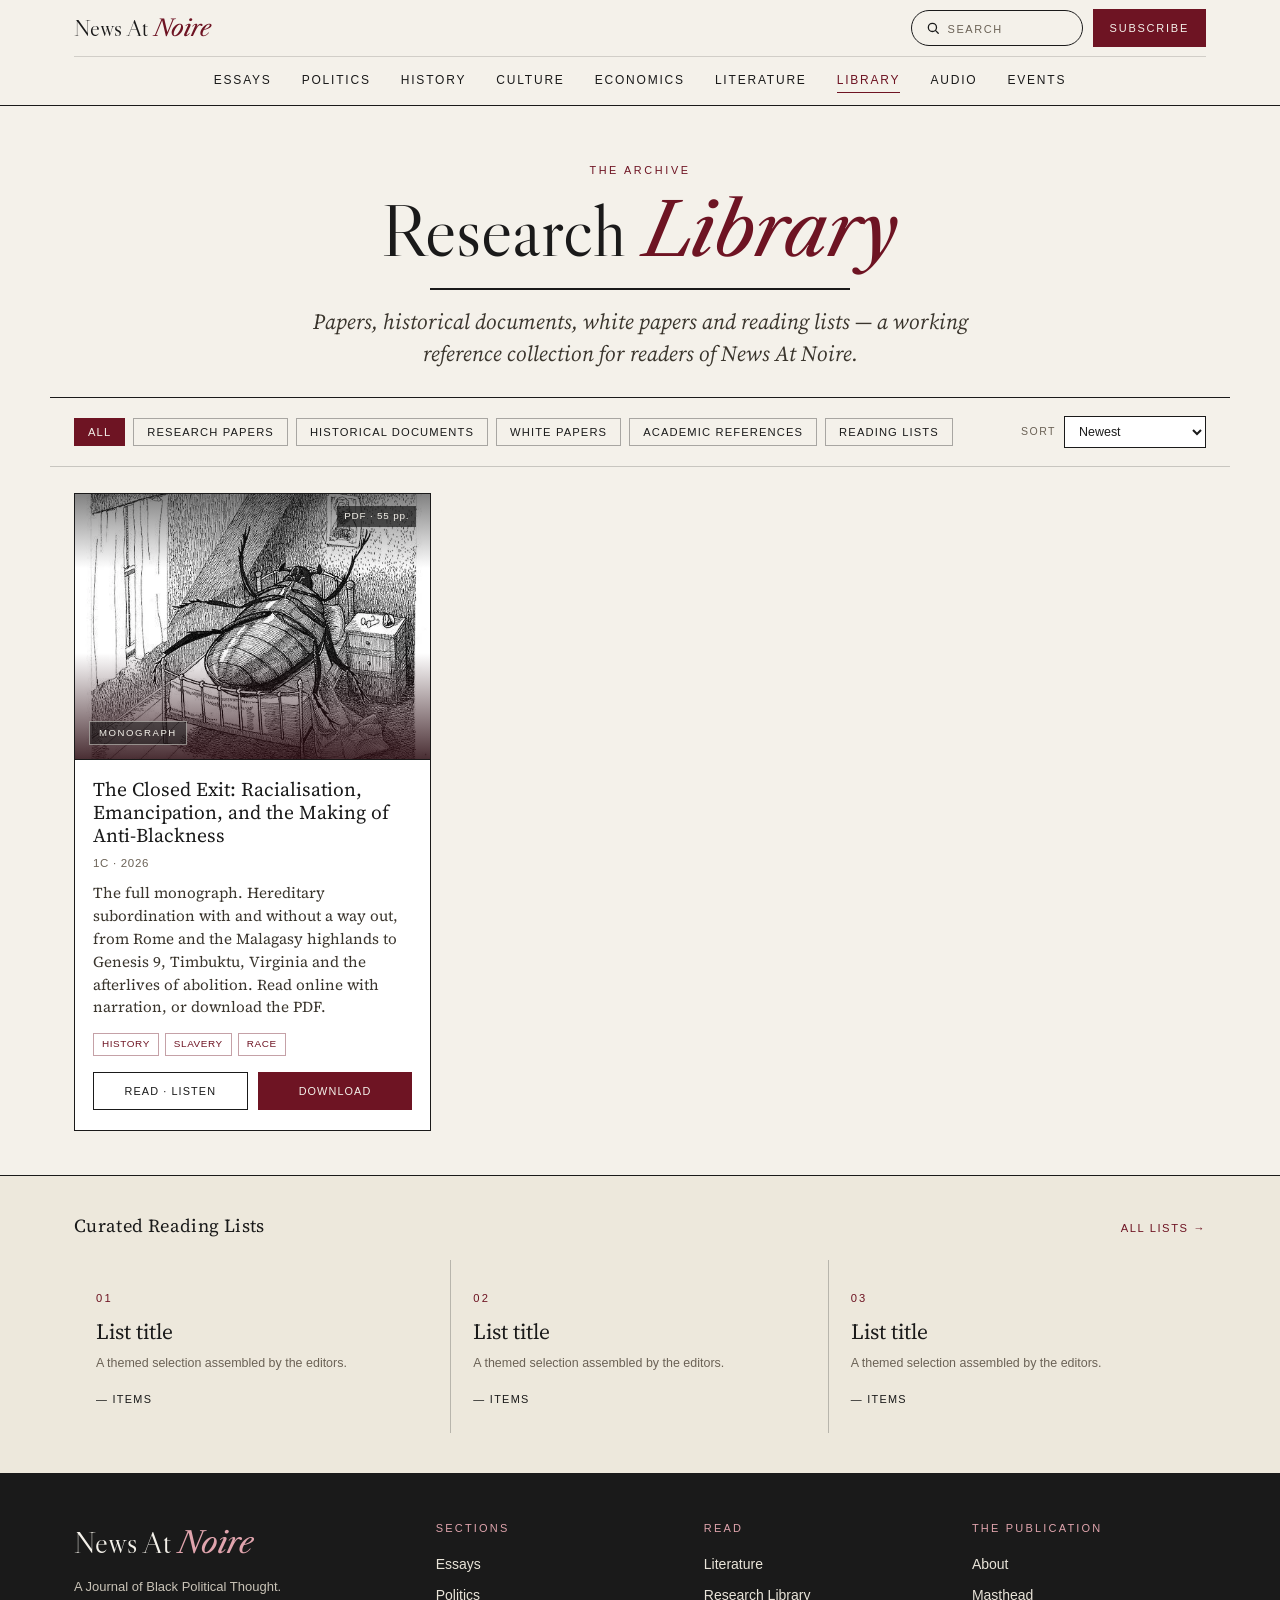
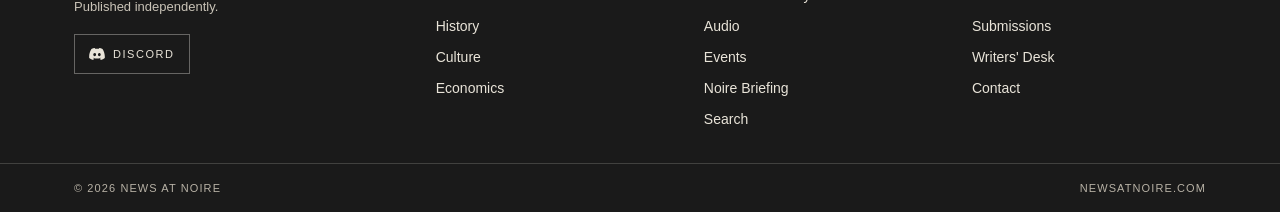
<file: library.html>
<!DOCTYPE html>
<html lang="en">
<head>
<meta charset="utf-8">
<meta name="viewport" content="width=device-width, initial-scale=1">
<title>Research Library — News At Noire</title>
<meta name="description" content="The News At Noire Research Library: papers, historical documents, white papers and curated reading lists.">
<link rel="canonical" href="https://www.newsatnoire.com/library.html">
<link rel="icon" href="assets/favicon.svg" type="image/svg+xml">
<meta property="og:type" content="website">
<meta property="og:site_name" content="News At Noire">
<meta property="og:title" content="Research Library — News At Noire">
<meta property="og:description" content="The News At Noire Research Library: papers, historical documents, white papers and curated reading lists.">
<meta property="og:url" content="https://www.newsatnoire.com/library.html">
<meta property="og:image" content="https://www.newsatnoire.com/news-at-noire-og.png">
<meta name="twitter:card" content="summary_large_image">
<meta name="twitter:title" content="Research Library — News At Noire">
<meta name="twitter:description" content="The News At Noire Research Library: papers, historical documents, white papers and curated reading lists.">
<meta name="twitter:image" content="https://www.newsatnoire.com/news-at-noire-og.png">
<link rel="preconnect" href="https://fonts.googleapis.com">
<link rel="preconnect" href="https://fonts.gstatic.com" crossorigin>
<link href="https://fonts.googleapis.com/css2?family=Libre+Caslon+Display&family=Libre+Caslon+Text:ital,wght@0,400;0,700;1,400&family=Source+Serif+4:ital,opsz,wght@0,8..60,400;0,8..60,600;1,8..60,400&display=swap" rel="stylesheet">
<link rel="stylesheet" href="assets/noire-shell.css">
<style>
  :root{
    --cream:#F4F1EA;--cream-2:#EDE8DC;--ink:#1A1A1A;--maroon:#6E1423;--maroon-2:#8A1E2F;
    --muted:#6b6256;--serif:'Source Serif 4',Georgia,'Times New Roman',serif;
    --sans:'Helvetica Neue',Arial,Helvetica,sans-serif;
  }
  *{margin:0;padding:0;box-sizing:border-box}
  html{scroll-behavior:smooth}
  body{background:var(--cream);color:var(--ink);font-family:var(--serif);line-height:1.5;-webkit-font-smoothing:antialiased}
  a{color:inherit;text-decoration:none}
  button{font-family:inherit}

  .topbar{position:sticky;top:0;z-index:50;background:rgba(244,241,234,.92);backdrop-filter:saturate(120%) blur(6px);border-bottom:1px solid var(--ink)}
  .topbar-inner{max-width:1180px;margin:0 auto;padding:12px clamp(16px,3vw,24px);display:flex;flex-wrap:wrap;align-items:center;gap:10px clamp(12px,2vw,28px)}
  .brandmark{order:1;font-family:var(--serif);font-size:clamp(1.02rem,1.4vw,1.2rem);letter-spacing:.02em;white-space:nowrap}
  .brandmark em{font-style:italic;color:var(--maroon)}
  .nav-links{order:3;flex-basis:100%;display:flex;flex-wrap:wrap;align-items:center;justify-content:center;gap:clamp(9px,1vw,14px);row-gap:8px;padding-top:11px;border-top:1px solid rgba(26,26,26,.16)}
  .nav-links a{font-family:var(--sans);font-size:clamp(.6rem,.72vw,.68rem);letter-spacing:.13em;text-transform:uppercase;color:var(--ink);padding:4px 0;border-bottom:1px solid transparent;transition:border-color .15s,color .15s}
  .nav-links a:hover,.nav-links a[aria-current]{color:var(--maroon);border-color:var(--maroon)}
  .nav-links a.home{display:inline-flex;align-items:center;gap:7px}
  .nav-links a.home svg{width:14px;height:14px;flex:none}
  .nav-links a + a::before{content:"\2022";margin-right:clamp(9px,1vw,14px);color:var(--ink);opacity:.5;font-size:.5rem;line-height:1;vertical-align:middle}
  .nav-cta{order:2;margin-left:auto;flex:none;position:relative;overflow:hidden;isolation:isolate;font-family:var(--sans);font-size:.7rem;letter-spacing:.16em;text-transform:uppercase;background:var(--maroon);border:1px solid var(--maroon);color:var(--cream);padding:7px 16px;transition:background .15s;white-space:nowrap}
  .nav-cta:hover{background:var(--maroon-2)}
  .nav-cta::before{content:"";position:absolute;top:0;left:-130%;width:55%;height:100%;background:linear-gradient(120deg,transparent,rgba(255,255,255,.55),transparent);transform:skewX(-20deg);z-index:1}
  .nav-cta:hover::before{animation:noire-sheen .9s ease}
  .nav-cta::after{content:"";position:absolute;inset:0;z-index:1;pointer-events:none;opacity:0;background-repeat:no-repeat;background-image:radial-gradient(circle,#fff 1.1px,transparent 1.6px),radial-gradient(circle,#fff 1px,transparent 1.5px),radial-gradient(circle,#fff 1.2px,transparent 1.7px),radial-gradient(circle,#fff 1px,transparent 1.5px);background-position:18% 32%,72% 58%,44% 78%,86% 24%}
  .nav-cta:hover::after{animation:noire-sparkle 1s ease-in-out infinite}
  @keyframes noire-sheen{from{left:-130%}to{left:160%}}
  @keyframes noire-sparkle{0%,100%{opacity:0}50%{opacity:.95}}

  .kicker{font-family:var(--sans);text-transform:uppercase;letter-spacing:.24em;font-size:.68rem;color:var(--maroon)}

  .sec-masthead{max-width:1180px;margin:0 auto;padding:56px 24px 26px;text-align:center;border-bottom:1px solid var(--ink)}
  .sec-masthead .kicker{display:block;margin-bottom:16px}
  .sec-masthead h1{font-family:var(--serif);font-weight:400;font-size:clamp(2.6rem,7vw,4.6rem);line-height:1}
  .sec-masthead h1 em{font-style:italic;color:var(--maroon)}
  .sec-masthead .rule{height:2px;background:var(--ink);max-width:420px;margin:20px auto 16px}
  .sec-masthead p{font-family:var(--serif);font-style:italic;font-size:clamp(1.05rem,2.3vw,1.35rem);color:#3a352d;max-width:60ch;margin:0 auto}

  /* Filter/type rail */
  .lib-controls{max-width:1180px;margin:0 auto;padding:18px 24px;display:flex;flex-wrap:wrap;gap:12px;align-items:center;justify-content:space-between;border-bottom:1px solid rgba(26,26,26,.2)}
  .types{display:flex;flex-wrap:wrap;gap:8px}
  .types button{font-family:var(--sans);font-size:.7rem;letter-spacing:.1em;text-transform:uppercase;color:var(--ink);padding:7px 13px;border:1px solid rgba(26,26,26,.35);background:none;cursor:pointer;transition:all .12s}
  .types button:hover{border-color:var(--maroon);color:var(--maroon)}
  .types button[aria-pressed="true"]{background:var(--maroon);border-color:var(--maroon);color:var(--cream)}
  .lib-controls .sort{display:flex;align-items:center;gap:8px;font-family:var(--sans);font-size:.66rem;letter-spacing:.14em;text-transform:uppercase;color:var(--muted)}
  .lib-controls select{font-family:var(--sans);font-size:.78rem;padding:7px 10px;border:1px solid var(--ink);background:#fff;color:var(--ink)}

  /* Library grid */
  .lib-grid{max-width:1180px;margin:0 auto;padding:26px 24px 44px;display:grid;grid-template-columns:repeat(3,1fr);gap:30px}
  .doc{border:1px solid var(--ink);background:#fff;display:flex;flex-direction:column;transition:box-shadow .15s}
  .doc:hover{box-shadow:0 8px 26px rgba(26,26,26,.12)}
  .doc .cover{aspect-ratio:4/3;background:linear-gradient(155deg,#2a0a10,#4a0f1a 60%,#6E1423);position:relative;border-bottom:1px solid var(--ink);display:flex;align-items:flex-end;padding:14px}
  .doc .cover.has-img{background-size:cover;background-position:center 35%;background-color:#2a0a10;overflow:hidden}
  .doc .cover.has-img::before{content:"";position:absolute;inset:0;background:linear-gradient(180deg,rgba(26,26,26,.55) 0%,rgba(26,26,26,0) 28%,rgba(26,26,26,0) 60%,rgba(42,10,16,.85) 100%);pointer-events:none}
  .doc .cover.has-img>*{position:relative;z-index:1}
  .doc .cover.has-img .pages{position:absolute;color:var(--cream);background:rgba(26,26,26,.7);padding:3px 7px}
  .doc .cover.has-img .badge{background:rgba(26,26,26,.55)}
  .doc .cover .badge{font-family:var(--sans);font-size:.6rem;letter-spacing:.16em;text-transform:uppercase;color:var(--cream);border:1px solid rgba(244,241,234,.5);padding:4px 9px}
  .doc .cover .pages{position:absolute;top:12px;right:14px;font-family:var(--sans);font-size:.62rem;letter-spacing:.08em;color:rgba(244,241,234,.75)}
  .doc .body{padding:18px 18px 20px;display:flex;flex-direction:column;flex:1}
  .doc .body h3{font-family:var(--serif);font-weight:400;font-size:1.22rem;line-height:1.18;margin-bottom:8px}
  .doc .body .author{font-family:var(--sans);font-size:.72rem;letter-spacing:.06em;text-transform:uppercase;color:var(--muted);margin-bottom:10px}
  .doc .body p{font-size:.95rem;color:#3a352d;margin-bottom:14px}
  .doc .tags{display:flex;flex-wrap:wrap;gap:6px;margin-bottom:16px}
  .doc .tags span{font-family:var(--sans);font-size:.62rem;letter-spacing:.06em;text-transform:uppercase;color:var(--maroon);border:1px solid rgba(110,20,35,.4);padding:3px 8px}
  .doc .actions{margin-top:auto;display:flex;gap:10px}
  .doc .actions a{flex:1;text-align:center;font-family:var(--sans);font-size:.68rem;letter-spacing:.1em;text-transform:uppercase;padding:10px 8px;border:1px solid var(--ink);transition:all .12s}
  .doc .actions .preview:hover{background:var(--ink);color:var(--cream)}
  .doc .actions .download{background:var(--maroon);border-color:var(--maroon);color:var(--cream)}
  .doc .actions .download:hover{background:var(--maroon-2)}

  /* Reading lists */
  .lists-band{background:var(--cream-2);border-top:1px solid var(--ink);border-bottom:1px solid var(--ink)}
  .section-head{max-width:1180px;margin:0 auto;padding:36px 24px 6px;display:flex;align-items:baseline;justify-content:space-between;gap:16px}
  .section-head h2{font-size:1.15rem;font-weight:400;letter-spacing:.02em}
  .section-head a{font-family:var(--sans);font-size:.7rem;letter-spacing:.14em;text-transform:uppercase;color:var(--maroon)}
  .lists{max-width:1180px;margin:0 auto;padding:14px 24px 40px;display:grid;grid-template-columns:repeat(3,1fr);gap:0}
  .list-card{padding:24px 22px;border-right:1px solid rgba(26,26,26,.25)}
  .lists .list-card:last-child{border-right:none}
  .list-card .num{font-family:var(--sans);font-size:.7rem;letter-spacing:.2em;color:var(--maroon)}
  .list-card h3{font-family:var(--serif);font-weight:400;font-size:1.35rem;margin:8px 0 6px}
  .list-card p{font-family:var(--sans);font-size:.78rem;color:var(--muted);margin-bottom:12px}
  .list-card .count{font-family:var(--sans);font-size:.68rem;letter-spacing:.12em;text-transform:uppercase;color:var(--ink)}

  footer{background:var(--ink);color:var(--cream);margin-top:20px}
  .foot-inner{max-width:1180px;margin:0 auto;padding:48px 24px 30px;display:grid;grid-template-columns:1.4fr 1fr 1fr 1fr;gap:34px}
  .foot-brand .wm{font-family:var(--serif);font-size:1.7rem}
  .foot-brand .wm em{font-style:italic;color:#e0a4ad}
  .foot-brand p{font-family:var(--sans);font-size:.76rem;letter-spacing:.04em;color:#c9c3b7;margin-top:12px;max-width:34ch}
  .foot-col h5{font-family:var(--sans);font-size:.7rem;letter-spacing:.2em;text-transform:uppercase;color:#e0a4ad;margin-bottom:14px}
  .foot-col a{display:block;font-family:var(--sans);font-size:.86rem;color:#e9e4d9;padding:6px 0;transition:color .15s}
  .foot-col a:hover{color:#fff;text-decoration:underline}
  .foot-bottom{border-top:1px solid rgba(244,241,234,.18);margin-top:14px}
  .foot-bottom .fb{max-width:1180px;margin:0 auto;padding:18px 24px;display:flex;justify-content:space-between;flex-wrap:wrap;gap:10px;font-family:var(--sans);font-size:.7rem;letter-spacing:.08em;color:#b7b1a5;text-transform:uppercase}

  @media(max-width:820px){
    .nav-links{display:none}
    .lib-grid{grid-template-columns:1fr}
    .lists{grid-template-columns:1fr}
    .list-card{border-right:none;border-bottom:1px solid rgba(26,26,26,.25)}
    .foot-inner{grid-template-columns:1fr;gap:26px}
  }
</style>
</head>
<body>

  <div data-nn-header></div>
  <script src="assets/noire-shell.js"></script>

  <section class="sec-masthead">
    <span class="kicker">The Archive</span>
    <h1>Research <em>Library</em></h1>
    <div class="rule"></div>
    <p>Papers, historical documents, white papers and reading lists — a working reference collection for readers of News At Noire.</p>
  </section>

  <!-- Controls -->
  <div class="lib-controls">
    <div class="types" role="group" aria-label="Document types">
      <button aria-pressed="true">All</button>
      <button aria-pressed="false">Research Papers</button>
      <button aria-pressed="false">Historical Documents</button>
      <button aria-pressed="false">White Papers</button>
      <button aria-pressed="false">Academic References</button>
      <button aria-pressed="false">Reading Lists</button>
    </div>
    <label class="sort">Sort
      <select aria-label="Sort library">
        <option>Newest</option>
        <option>Most Downloaded</option>
        <option>A–Z</option>
        <option>By Author</option>
      </select>
    </label>
  </div>

  <!-- Library grid (CMS-ready item template ×3) -->
  <section class="lib-grid" data-cms="library-items">
    <article class="doc">
      <a class="cover has-img" href="closed-exit.html" style="background-image:url(assets/closed-exit-cover.webp)"><span class="pages">PDF · 55 pp.</span><span class="badge">Monograph</span></a>
      <div class="body">
        <h3><a href="closed-exit.html">The Closed Exit: Racialisation, Emancipation, and the Making of Anti-Blackness</a></h3>
        <div class="author">1C · 2026</div>
        <p>The full monograph. Hereditary subordination with and without a way out, from Rome and the Malagasy highlands to Genesis 9, Timbuktu, Virginia and the afterlives of abolition. Read online with narration, or download the PDF.</p>
        <div class="tags"><span>History</span><span>Slavery</span><span>Race</span></div>
        <div class="actions"><a class="preview" href="closed-exit.html">Read · Listen</a><a class="download" href="assets/the-closed-exit.pdf" download="The Closed Exit.pdf">Download</a></div>
      </div>
    </article>
  </section>

  <!-- Reading lists -->
  <div class="lists-band">
    <div class="section-head"><h2>Curated Reading Lists</h2><a href="coming-soon.html">All Lists →</a></div>
    <section class="lists" data-cms="reading-lists">
      <article class="list-card"><span class="num">01</span><h3>List title</h3><p>A themed selection assembled by the editors.</p><span class="count">— items</span></article>
      <article class="list-card"><span class="num">02</span><h3>List title</h3><p>A themed selection assembled by the editors.</p><span class="count">— items</span></article>
      <article class="list-card"><span class="num">03</span><h3>List title</h3><p>A themed selection assembled by the editors.</p><span class="count">— items</span></article>
    </section>
  </div>

  <div data-nn-footer></div>

  <script>
    // Type filter buttons (single-select; CMS supplies filtered items)
    document.querySelectorAll('.types button').forEach(function(b){
      b.addEventListener('click', function(){
        document.querySelectorAll('.types button').forEach(function(x){x.setAttribute('aria-pressed','false');});
        b.setAttribute('aria-pressed','true');
      });
    });
  </script>

</body>
</html>
</file>
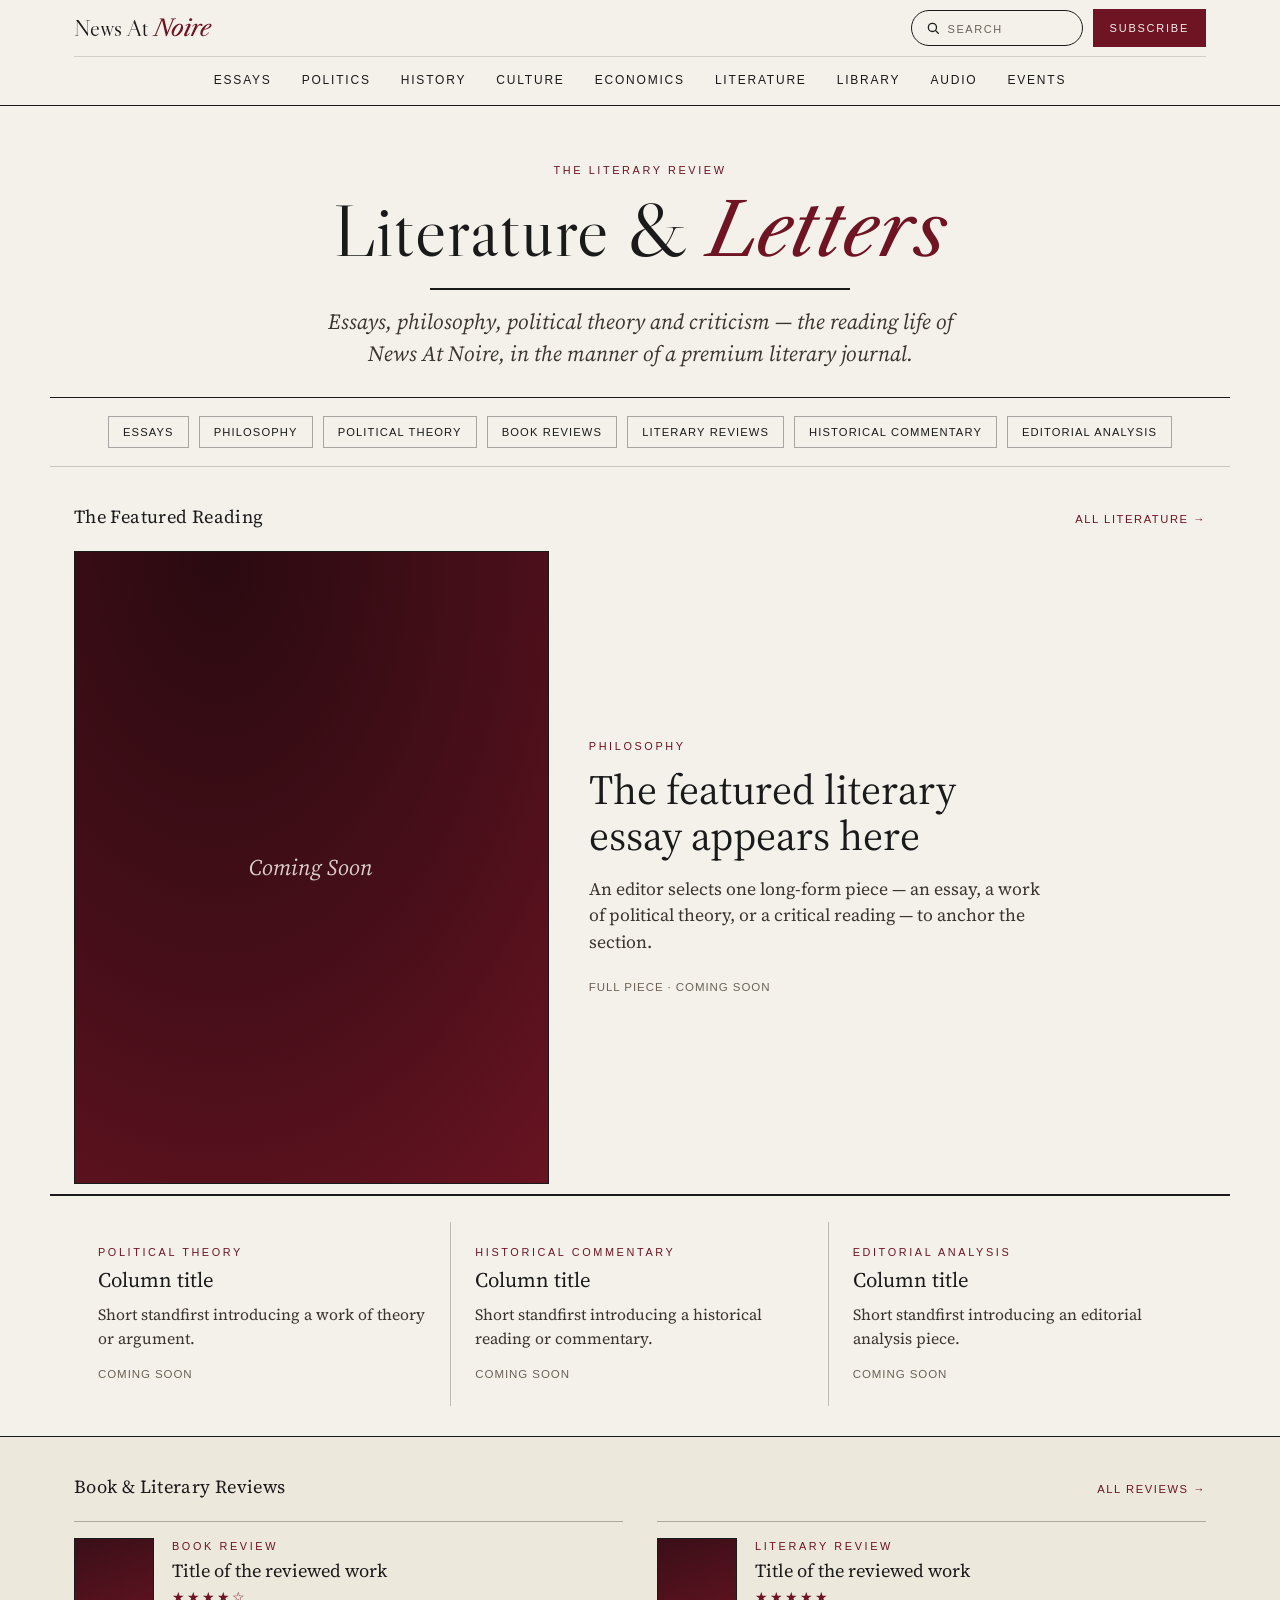
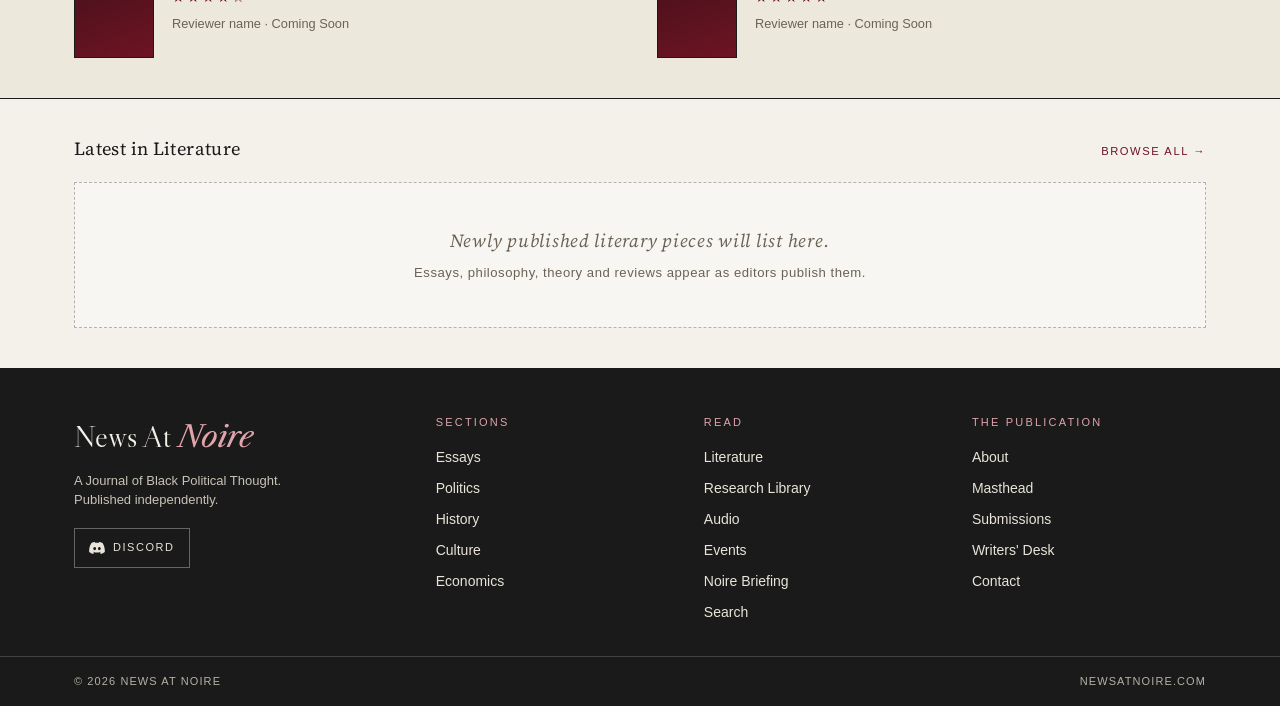
<file: literature.html>
<!DOCTYPE html>
<html lang="en">
<head>
<meta charset="utf-8">
<meta name="viewport" content="width=device-width, initial-scale=1">
<title>Literature — News At Noire</title>
<meta name="description" content="Literary reviews and criticism from News At Noire, a journal of Black political thought.">
<link rel="canonical" href="https://www.newsatnoire.com/literature.html">
<link rel="icon" href="assets/favicon.svg" type="image/svg+xml">
<meta property="og:type" content="website">
<meta property="og:site_name" content="News At Noire">
<meta property="og:title" content="Literature — News At Noire">
<meta property="og:description" content="Literary reviews and criticism from News At Noire, a journal of Black political thought.">
<meta property="og:url" content="https://www.newsatnoire.com/literature.html">
<meta property="og:image" content="https://www.newsatnoire.com/news-at-noire-og.png">
<meta name="twitter:card" content="summary_large_image">
<meta name="twitter:title" content="Literature — News At Noire">
<meta name="twitter:description" content="Literary reviews and criticism from News At Noire, a journal of Black political thought.">
<meta name="twitter:image" content="https://www.newsatnoire.com/news-at-noire-og.png">
<link rel="preconnect" href="https://fonts.googleapis.com">
<link rel="preconnect" href="https://fonts.gstatic.com" crossorigin>
<link href="https://fonts.googleapis.com/css2?family=Libre+Caslon+Display&family=Libre+Caslon+Text:ital,wght@0,400;0,700;1,400&family=Source+Serif+4:ital,opsz,wght@0,8..60,400;0,8..60,600;1,8..60,400&display=swap" rel="stylesheet">
<link rel="stylesheet" href="assets/noire-shell.css">
<style>
  :root{
    --cream:#F4F1EA;--cream-2:#EDE8DC;--ink:#1A1A1A;--maroon:#6E1423;--maroon-2:#8A1E2F;
    --muted:#6b6256;--serif:'Source Serif 4',Georgia,'Times New Roman',serif;
    --sans:'Helvetica Neue',Arial,Helvetica,sans-serif;
  }
  *{margin:0;padding:0;box-sizing:border-box}
  html{scroll-behavior:smooth}
  body{background:var(--cream);color:var(--ink);font-family:var(--serif);line-height:1.5;-webkit-font-smoothing:antialiased}
  a{color:inherit;text-decoration:none}
  button{font-family:inherit}

  .topbar{position:sticky;top:0;z-index:50;background:rgba(244,241,234,.92);backdrop-filter:saturate(120%) blur(6px);border-bottom:1px solid var(--ink)}
  .topbar-inner{max-width:1180px;margin:0 auto;padding:12px clamp(16px,3vw,24px);display:flex;flex-wrap:wrap;align-items:center;gap:10px clamp(12px,2vw,28px)}
  .brandmark{order:1;font-family:var(--serif);font-size:clamp(1.02rem,1.4vw,1.2rem);letter-spacing:.02em;white-space:nowrap}
  .brandmark em{font-style:italic;color:var(--maroon)}
  .nav-links{order:3;flex-basis:100%;display:flex;flex-wrap:wrap;align-items:center;justify-content:center;gap:clamp(9px,1vw,14px);row-gap:8px;padding-top:11px;border-top:1px solid rgba(26,26,26,.16)}
  .nav-links a{font-family:var(--sans);font-size:clamp(.6rem,.72vw,.68rem);letter-spacing:.13em;text-transform:uppercase;color:var(--ink);padding:4px 0;border-bottom:1px solid transparent;transition:border-color .15s,color .15s}
  .nav-links a:hover,.nav-links a[aria-current]{color:var(--maroon);border-color:var(--maroon)}
  .nav-links a.home{display:inline-flex;align-items:center;gap:7px}
  .nav-links a.home svg{width:14px;height:14px;flex:none}
  .nav-links a + a::before{content:"\2022";margin-right:clamp(9px,1vw,14px);color:var(--ink);opacity:.5;font-size:.5rem;line-height:1;vertical-align:middle}
  .nav-cta{order:2;margin-left:auto;flex:none;position:relative;overflow:hidden;isolation:isolate;font-family:var(--sans);font-size:.7rem;letter-spacing:.16em;text-transform:uppercase;background:var(--maroon);border:1px solid var(--maroon);color:var(--cream);padding:7px 16px;transition:background .15s;white-space:nowrap}
  .nav-cta:hover{background:var(--maroon-2)}
  .nav-cta::before{content:"";position:absolute;top:0;left:-130%;width:55%;height:100%;background:linear-gradient(120deg,transparent,rgba(255,255,255,.55),transparent);transform:skewX(-20deg);z-index:1}
  .nav-cta:hover::before{animation:noire-sheen .9s ease}
  .nav-cta::after{content:"";position:absolute;inset:0;z-index:1;pointer-events:none;opacity:0;background-repeat:no-repeat;background-image:radial-gradient(circle,#fff 1.1px,transparent 1.6px),radial-gradient(circle,#fff 1px,transparent 1.5px),radial-gradient(circle,#fff 1.2px,transparent 1.7px),radial-gradient(circle,#fff 1px,transparent 1.5px);background-position:18% 32%,72% 58%,44% 78%,86% 24%}
  .nav-cta:hover::after{animation:noire-sparkle 1s ease-in-out infinite}
  @keyframes noire-sheen{from{left:-130%}to{left:160%}}
  @keyframes noire-sparkle{0%,100%{opacity:0}50%{opacity:.95}}

  .kicker{font-family:var(--sans);text-transform:uppercase;letter-spacing:.24em;font-size:.68rem;color:var(--maroon)}

  /* Section masthead */
  .sec-masthead{max-width:1180px;margin:0 auto;padding:56px 24px 26px;text-align:center;border-bottom:1px solid var(--ink)}
  .sec-masthead .kicker{display:block;margin-bottom:16px}
  .sec-masthead h1{font-family:var(--serif);font-weight:400;font-size:clamp(2.6rem,7vw,4.6rem);line-height:1;letter-spacing:.01em}
  .sec-masthead h1 em{font-style:italic;color:var(--maroon)}
  .sec-masthead .rule{height:2px;background:var(--ink);max-width:420px;margin:20px auto 16px}
  .sec-masthead p{font-family:var(--serif);font-style:italic;font-size:clamp(1.05rem,2.3vw,1.35rem);color:#3a352d;max-width:60ch;margin:0 auto}

  /* Genre index bar */
  .genres{max-width:1180px;margin:0 auto;padding:18px 24px;display:flex;flex-wrap:wrap;gap:10px;justify-content:center;border-bottom:1px solid rgba(26,26,26,.2)}
  .genres a{font-family:var(--sans);font-size:.7rem;letter-spacing:.1em;text-transform:uppercase;color:var(--ink);padding:7px 14px;border:1px solid rgba(26,26,26,.35);transition:all .12s}
  .genres a:hover{background:var(--ink);color:var(--cream);border-color:var(--ink)}

  .section-head{max-width:1180px;margin:0 auto;padding:36px 24px 6px;display:flex;align-items:baseline;justify-content:space-between;gap:16px}
  .section-head h2{font-size:1.15rem;font-weight:400;letter-spacing:.02em}
  .section-head a{font-family:var(--sans);font-size:.7rem;letter-spacing:.14em;text-transform:uppercase;color:var(--maroon)}
  .section-head a:hover{text-decoration:underline}

  /* Lead literary feature */
  .lit-lead{max-width:1180px;margin:0 auto;padding:14px 24px 10px;display:grid;grid-template-columns:1fr 1.3fr;gap:40px;align-items:center}
  .lit-lead .art{aspect-ratio:3/4;background:radial-gradient(120% 140% at 30% 0%,#2a0a10,#4a0f1a 55%,#6E1423);border:1px solid var(--ink);position:relative;overflow:hidden}
  .lit-lead .art .stamp{position:absolute;inset:0;display:flex;align-items:center;justify-content:center;font-family:var(--serif);font-style:italic;color:rgba(244,241,234,.85);font-size:1.4rem;text-align:center;padding:24px}
  .lit-lead .copy .kicker{display:block;margin-bottom:12px}
  .lit-lead .copy h3{font-family:var(--serif);font-weight:400;font-size:clamp(1.8rem,3.6vw,2.6rem);line-height:1.12;margin-bottom:16px;text-wrap:balance}
  .lit-lead .copy h3 a:hover{color:var(--maroon)}
  .lit-lead .copy p{color:#3a352d;font-size:1.1rem;margin-bottom:18px;max-width:52ch}
  .byline{font-family:var(--sans);font-size:.72rem;letter-spacing:.08em;text-transform:uppercase;color:var(--muted)}

  /* Two-column literary column set */
  .lit-cols{max-width:1180px;margin:0 auto;padding:26px 24px 30px;display:grid;grid-template-columns:repeat(3,1fr);gap:0;border-top:2px solid var(--ink)}
  .lit-item{padding:22px 24px;border-right:1px solid rgba(26,26,26,.25)}
  .lit-cols .lit-item:last-child{border-right:none}
  .lit-item .kicker{display:block;margin-bottom:8px}
  .lit-item h4{font-family:var(--serif);font-weight:400;font-size:1.3rem;line-height:1.18;margin-bottom:10px}
  .lit-item h4 a:hover{color:var(--maroon)}
  .lit-item p{font-size:.98rem;color:#3a352d;margin-bottom:10px}

  /* Reviews band */
  .reviews-band{background:var(--cream-2);border-top:1px solid var(--ink);border-bottom:1px solid var(--ink)}
  .reviews{max-width:1180px;margin:0 auto;padding:14px 24px 40px;display:grid;grid-template-columns:repeat(2,1fr);gap:34px}
  .review{display:grid;grid-template-columns:80px 1fr;gap:18px;border-top:1px solid rgba(26,26,26,.3);padding-top:16px}
  .review .cover{aspect-ratio:2/3;background:linear-gradient(160deg,#3a0f18,#6E1423);border:1px solid var(--ink)}
  .review .kicker{display:block;margin-bottom:6px}
  .review h4{font-family:var(--serif);font-weight:400;font-size:1.15rem;line-height:1.18;margin-bottom:6px}
  .review .stars{color:var(--maroon);letter-spacing:2px;font-size:.85rem;margin-bottom:6px}
  .review p{font-family:var(--sans);font-size:.8rem;color:var(--muted)}

  /* Empty CMS-ready */
  .cms-empty{max-width:1180px;margin:0 auto;padding:14px 24px 40px}
  .cms-empty .frame{border:1px dashed rgba(26,26,26,.3);padding:44px 24px;text-align:center;background:rgba(255,255,255,.35)}
  .cms-empty .frame .lead{font-family:var(--serif);font-style:italic;font-size:1.15rem;margin-bottom:8px}
  .cms-empty .frame p{font-family:var(--sans);font-size:.82rem;letter-spacing:.04em;color:var(--muted)}

  footer{background:var(--ink);color:var(--cream);margin-top:20px}
  .foot-inner{max-width:1180px;margin:0 auto;padding:48px 24px 30px;display:grid;grid-template-columns:1.4fr 1fr 1fr 1fr;gap:34px}
  .foot-brand .wm{font-family:var(--serif);font-size:1.7rem}
  .foot-brand .wm em{font-style:italic;color:#e0a4ad}
  .foot-brand p{font-family:var(--sans);font-size:.76rem;letter-spacing:.04em;color:#c9c3b7;margin-top:12px;max-width:34ch}
  .foot-col h5{font-family:var(--sans);font-size:.7rem;letter-spacing:.2em;text-transform:uppercase;color:#e0a4ad;margin-bottom:14px}
  .foot-col a{display:block;font-family:var(--sans);font-size:.86rem;color:#e9e4d9;padding:6px 0;transition:color .15s}
  .foot-col a:hover{color:#fff;text-decoration:underline}
  .foot-bottom{border-top:1px solid rgba(244,241,234,.18);margin-top:14px}
  .foot-bottom .fb{max-width:1180px;margin:0 auto;padding:18px 24px;display:flex;justify-content:space-between;flex-wrap:wrap;gap:10px;font-family:var(--sans);font-size:.7rem;letter-spacing:.08em;color:#b7b1a5;text-transform:uppercase}

  @media(max-width:820px){
    .nav-links{display:none}
    .lit-lead{grid-template-columns:1fr;gap:24px}
    .lit-cols{grid-template-columns:1fr}
    .lit-item{border-right:none;border-bottom:1px solid rgba(26,26,26,.25)}
    .reviews{grid-template-columns:1fr}
    .foot-inner{grid-template-columns:1fr;gap:26px}
  }
</style>
</head>
<body>

  <div data-nn-header></div>
  <script src="assets/noire-shell.js"></script>

  <!-- Section masthead -->
  <section class="sec-masthead">
    <span class="kicker">The Literary Review</span>
    <h1>Literature &amp; <em>Letters</em></h1>
    <div class="rule"></div>
    <p>Essays, philosophy, political theory and criticism — the reading life of News At Noire, in the manner of a premium literary journal.</p>
  </section>

  <!-- Genre index -->
  <nav class="genres" aria-label="Literary genres">
    <a href="coming-soon.html">Essays</a>
    <a href="coming-soon.html">Philosophy</a>
    <a href="coming-soon.html">Political Theory</a>
    <a href="coming-soon.html">Book Reviews</a>
    <a href="coming-soon.html">Literary Reviews</a>
    <a href="coming-soon.html">Historical Commentary</a>
    <a href="coming-soon.html">Editorial Analysis</a>
  </nav>

  <!-- Lead literary feature -->
  <div class="section-head"><h2>The Featured Reading</h2><a href="coming-soon.html">All Literature →</a></div>
  <section class="lit-lead" data-cms="lit-lead">
    <a class="art" href="coming-soon.html"><span class="stamp">Coming Soon</span></a>
    <div class="copy">
      <span class="kicker">Philosophy</span>
      <h3><a href="coming-soon.html">The featured literary essay appears here</a></h3>
      <p>An editor selects one long-form piece — an essay, a work of political theory, or a critical reading — to anchor the section.</p>
      <span class="byline">Full piece · Coming Soon</span>
    </div>
  </section>

  <!-- Column set -->
  <section class="lit-cols" data-cms="lit-columns">
    <article class="lit-item">
      <span class="kicker">Political Theory</span>
      <h4><a href="coming-soon.html">Column title</a></h4>
      <p>Short standfirst introducing a work of theory or argument.</p>
      <span class="byline">Coming Soon</span>
    </article>
    <article class="lit-item">
      <span class="kicker">Historical Commentary</span>
      <h4><a href="coming-soon.html">Column title</a></h4>
      <p>Short standfirst introducing a historical reading or commentary.</p>
      <span class="byline">Coming Soon</span>
    </article>
    <article class="lit-item">
      <span class="kicker">Editorial Analysis</span>
      <h4><a href="coming-soon.html">Column title</a></h4>
      <p>Short standfirst introducing an editorial analysis piece.</p>
      <span class="byline">Coming Soon</span>
    </article>
  </section>

  <!-- Reviews -->
  <div class="reviews-band">
    <div class="section-head"><h2>Book &amp; Literary Reviews</h2><a href="coming-soon.html">All Reviews →</a></div>
    <section class="reviews" data-cms="lit-reviews">
      <article class="review">
        <div class="cover"></div>
        <div>
          <span class="kicker">Book Review</span>
          <h4><a href="coming-soon.html">Title of the reviewed work</a></h4>
          <div class="stars" aria-label="Rating">★★★★☆</div>
          <p>Reviewer name · Coming Soon</p>
        </div>
      </article>
      <article class="review">
        <div class="cover"></div>
        <div>
          <span class="kicker">Literary Review</span>
          <h4><a href="coming-soon.html">Title of the reviewed work</a></h4>
          <div class="stars" aria-label="Rating">★★★★★</div>
          <p>Reviewer name · Coming Soon</p>
        </div>
      </article>
    </section>
  </div>

  <!-- Latest essays (CMS-ready) -->
  <div class="section-head"><h2>Latest in Literature</h2><a href="coming-soon.html">Browse All →</a></div>
  <section class="cms-empty" data-cms="lit-latest">
    <div class="frame">
      <p class="lead">Newly published literary pieces will list here.</p>
      <p>Essays, philosophy, theory and reviews appear as editors publish them.</p>
    </div>
  </section>

  <div data-nn-footer></div>

</body>
</html>
</file>
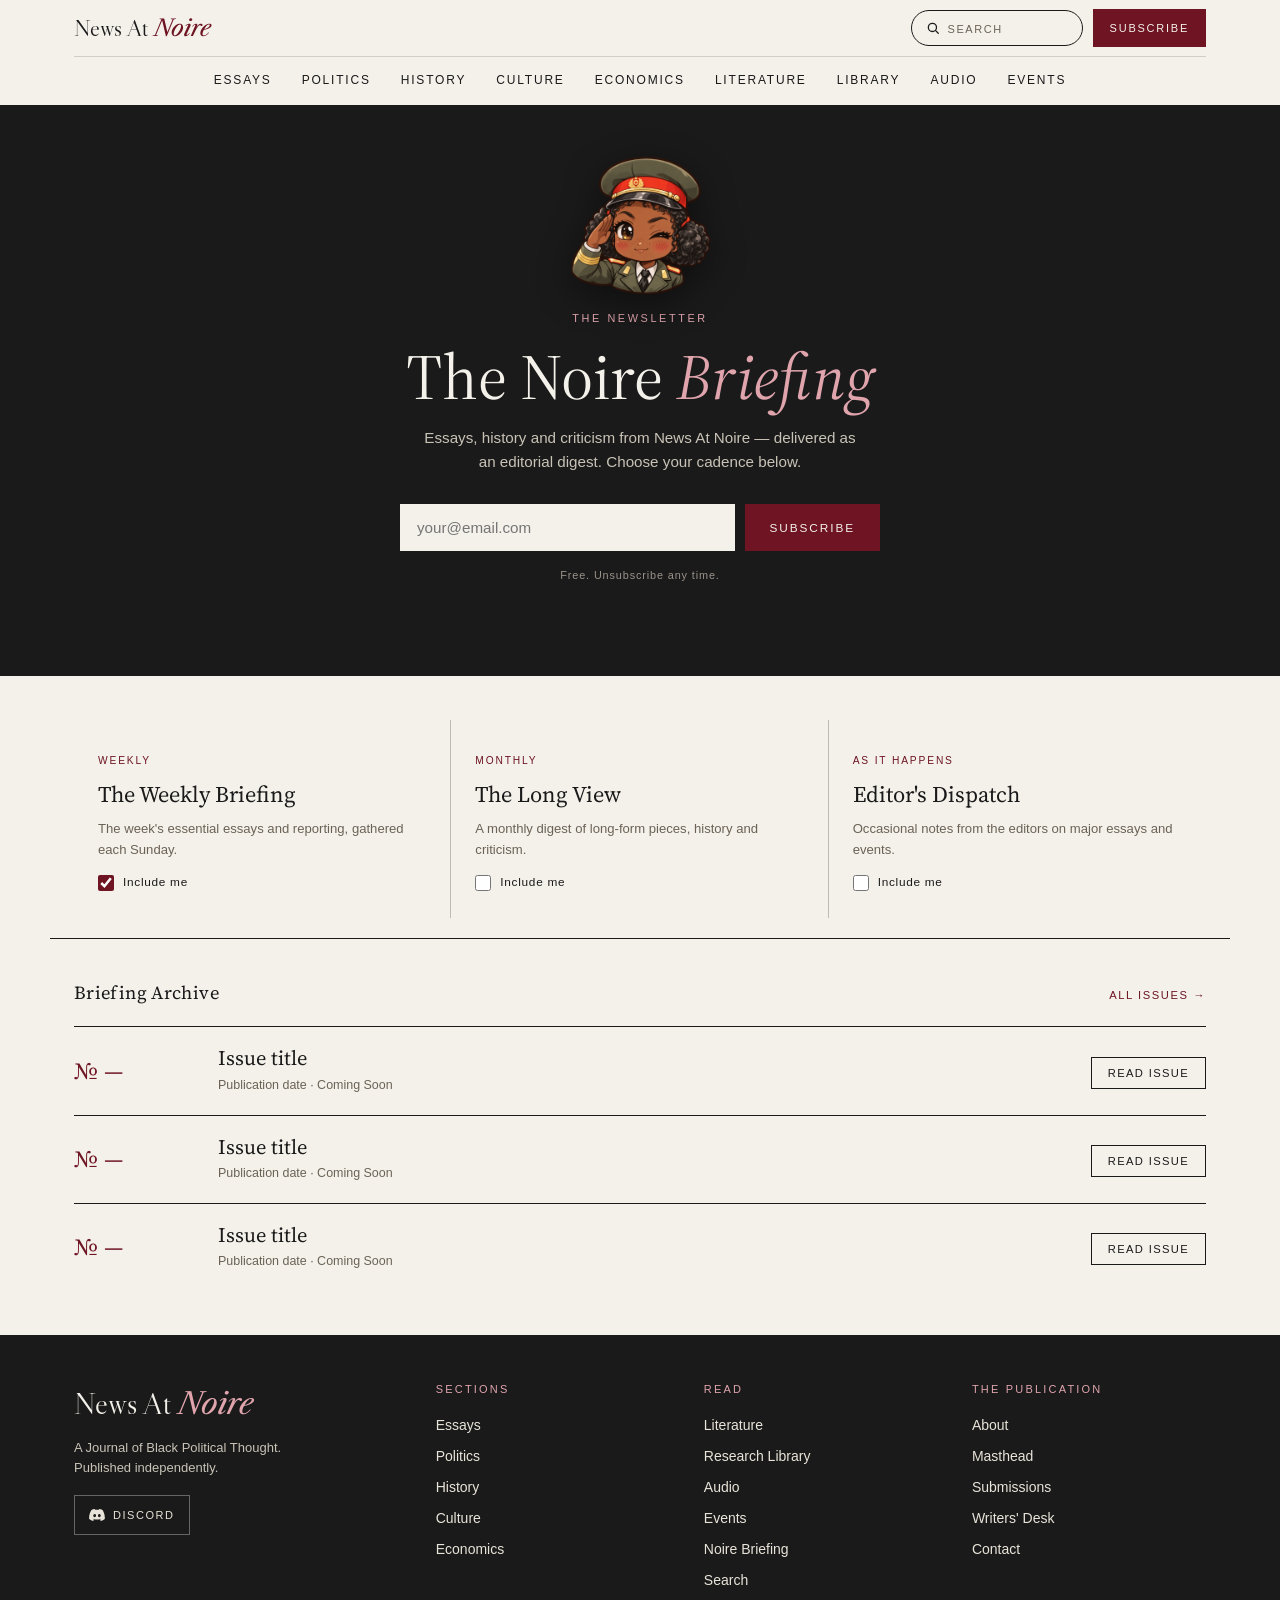
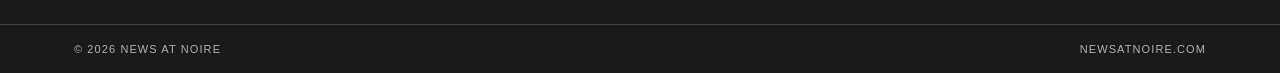
<file: newsletter.html>
<!DOCTYPE html>
<html lang="en">
<head>
<meta charset="utf-8">
<meta name="viewport" content="width=device-width, initial-scale=1">
<title>Noire Briefing — News At Noire</title>
<meta name="description" content="The Noire Briefing: essays, history and criticism from News At Noire, delivered to your inbox.">
<link rel="canonical" href="https://www.newsatnoire.com/newsletter.html">
<link rel="icon" href="assets/favicon.svg" type="image/svg+xml">
<meta property="og:type" content="website">
<meta property="og:site_name" content="News At Noire">
<meta property="og:title" content="Noire Briefing — News At Noire">
<meta property="og:description" content="The Noire Briefing: essays, history and criticism from News At Noire, delivered to your inbox.">
<meta property="og:url" content="https://www.newsatnoire.com/newsletter.html">
<meta property="og:image" content="https://www.newsatnoire.com/news-at-noire-og.png">
<meta name="twitter:card" content="summary_large_image">
<meta name="twitter:title" content="Noire Briefing — News At Noire">
<meta name="twitter:description" content="The Noire Briefing: essays, history and criticism from News At Noire, delivered to your inbox.">
<meta name="twitter:image" content="https://www.newsatnoire.com/news-at-noire-og.png">
<link rel="preconnect" href="https://fonts.googleapis.com">
<link rel="preconnect" href="https://fonts.gstatic.com" crossorigin>
<link href="https://fonts.googleapis.com/css2?family=Libre+Caslon+Display&family=Libre+Caslon+Text:ital,wght@0,400;0,700;1,400&family=Source+Serif+4:ital,opsz,wght@0,8..60,400;0,8..60,600;1,8..60,400&display=swap" rel="stylesheet">
<link rel="stylesheet" href="assets/noire-shell.css">
<style>
  :root{
    --cream:#F4F1EA;--cream-2:#EDE8DC;--ink:#1A1A1A;--maroon:#6E1423;--maroon-2:#8A1E2F;
    --muted:#6b6256;--serif:'Source Serif 4',Georgia,'Times New Roman',serif;
    --sans:'Helvetica Neue',Arial,Helvetica,sans-serif;
  }
  *{margin:0;padding:0;box-sizing:border-box}
  html{scroll-behavior:smooth}
  body{background:var(--cream);color:var(--ink);font-family:var(--serif);line-height:1.5;-webkit-font-smoothing:antialiased}
  a{color:inherit;text-decoration:none}
  button{font-family:inherit}

  .topbar{position:sticky;top:0;z-index:50;background:rgba(244,241,234,.92);backdrop-filter:saturate(120%) blur(6px);border-bottom:1px solid var(--ink)}
  .topbar-inner{max-width:1180px;margin:0 auto;padding:12px clamp(16px,3vw,24px);display:flex;flex-wrap:wrap;align-items:center;gap:10px clamp(12px,2vw,28px)}
  .brandmark{order:1;font-family:var(--serif);font-size:clamp(1.02rem,1.4vw,1.2rem);letter-spacing:.02em;white-space:nowrap}
  .brandmark em{font-style:italic;color:var(--maroon)}
  .nav-links{order:3;flex-basis:100%;display:flex;flex-wrap:wrap;align-items:center;justify-content:center;gap:clamp(9px,1vw,14px);row-gap:8px;padding-top:11px;border-top:1px solid rgba(26,26,26,.16)}
  .nav-links a{font-family:var(--sans);font-size:clamp(.6rem,.72vw,.68rem);letter-spacing:.13em;text-transform:uppercase;color:var(--ink);padding:4px 0;border-bottom:1px solid transparent;transition:border-color .15s,color .15s}
  .nav-links a:hover,.nav-links a[aria-current]{color:var(--maroon);border-color:var(--maroon)}
  .nav-links a.home{display:inline-flex;align-items:center;gap:7px}
  .nav-links a.home svg{width:14px;height:14px;flex:none}
  .nav-links a + a::before{content:"\2022";margin-right:clamp(9px,1vw,14px);color:var(--ink);opacity:.5;font-size:.5rem;line-height:1;vertical-align:middle}
  .nav-cta{order:2;margin-left:auto;flex:none;position:relative;overflow:hidden;isolation:isolate;font-family:var(--sans);font-size:.7rem;letter-spacing:.16em;text-transform:uppercase;background:var(--maroon);border:1px solid var(--maroon);color:var(--cream);padding:7px 16px;transition:background .15s;white-space:nowrap}
  .nav-cta:hover{background:var(--maroon-2)}
  .nav-cta::before{content:"";position:absolute;top:0;left:-130%;width:55%;height:100%;background:linear-gradient(120deg,transparent,rgba(255,255,255,.55),transparent);transform:skewX(-20deg);z-index:1}
  .nav-cta:hover::before{animation:noire-sheen .9s ease}
  .nav-cta::after{content:"";position:absolute;inset:0;z-index:1;pointer-events:none;opacity:0;background-repeat:no-repeat;background-image:radial-gradient(circle,#fff 1.1px,transparent 1.6px),radial-gradient(circle,#fff 1px,transparent 1.5px),radial-gradient(circle,#fff 1.2px,transparent 1.7px),radial-gradient(circle,#fff 1px,transparent 1.5px);background-position:18% 32%,72% 58%,44% 78%,86% 24%}
  .nav-cta:hover::after{animation:noire-sparkle 1s ease-in-out infinite}
  @keyframes noire-sheen{from{left:-130%}to{left:160%}}
  @keyframes noire-sparkle{0%,100%{opacity:0}50%{opacity:.95}}

  .kicker{font-family:var(--sans);text-transform:uppercase;letter-spacing:.24em;font-size:.68rem;color:var(--maroon)}

  /* Hero subscribe */
  .brief-hero{background:var(--ink);color:var(--cream);border-bottom:1px solid var(--ink)}
  .brief-hero .inner{max-width:760px;margin:0 auto;padding:64px 24px 60px;text-align:center}
  .brief-hero .mascot{display:block;width:150px;height:150px;margin:-20px auto 10px;filter:drop-shadow(0 10px 18px rgba(0,0,0,.45));animation:nn-bob 3.6s ease-in-out infinite;transform-origin:50% 90%;cursor:pointer}
  .brief-hero .mascot:hover{animation:nn-salute .7s ease-in-out}
  @keyframes nn-bob{0%,100%{transform:translateY(0)}50%{transform:translateY(-6px)}}
  @keyframes nn-salute{0%,100%{transform:rotate(0)}25%{transform:rotate(-6deg) scale(1.04)}60%{transform:rotate(4deg) scale(1.04)}}
  @media (prefers-reduced-motion:reduce){.brief-hero .mascot{animation:none}}
  .brief-hero .kicker{color:#e0a4ad;display:block;margin-bottom:18px}
  .brief-hero h1{font-family:var(--serif);font-weight:400;font-size:clamp(2.4rem,6vw,4rem);line-height:1.02;margin-bottom:16px}
  .brief-hero h1 em{font-style:italic;color:#e0a4ad}
  .brief-hero p{font-family:var(--sans);font-size:.95rem;color:#c9c3b7;max-width:52ch;margin:0 auto 30px;line-height:1.6}
  .brief-form{display:flex;gap:10px;max-width:480px;margin:0 auto;flex-wrap:wrap;justify-content:center}
  .brief-form input{flex:1;min-width:240px;font-family:var(--sans);font-size:.95rem;padding:14px 16px;background:var(--cream);border:1px solid var(--cream);color:var(--ink)}
  .brief-form button{font-family:var(--sans);font-size:.74rem;letter-spacing:.16em;text-transform:uppercase;padding:14px 24px;background:var(--maroon);border:1px solid var(--maroon);color:var(--cream);cursor:pointer;transition:background .15s}
  .brief-form button:hover{background:var(--maroon-2)}
  .brief-hero .note{font-family:var(--sans);font-size:.68rem;letter-spacing:.08em;color:#9a938a;margin-top:16px}

  /* Digest options */
  .digests{max-width:1180px;margin:0 auto;padding:44px 24px 20px;display:grid;grid-template-columns:repeat(3,1fr);gap:0;border-bottom:1px solid var(--ink)}
  .digest{padding:26px 24px;border-right:1px solid rgba(26,26,26,.25)}
  .digests .digest:last-child{border-right:none}
  .digest .freq{font-family:var(--sans);font-size:.64rem;letter-spacing:.18em;text-transform:uppercase;color:var(--maroon)}
  .digest h3{font-family:var(--serif);font-weight:400;font-size:1.4rem;margin:8px 0 8px}
  .digest p{font-family:var(--sans);font-size:.82rem;color:var(--muted);margin-bottom:14px;line-height:1.55}
  .digest label{display:flex;align-items:center;gap:9px;font-family:var(--sans);font-size:.74rem;letter-spacing:.06em;color:var(--ink);cursor:pointer}
  .digest input{width:16px;height:16px;accent-color:var(--maroon)}

  /* Archive */
  .section-head{max-width:1180px;margin:0 auto;padding:40px 24px 6px;display:flex;align-items:baseline;justify-content:space-between;gap:16px}
  .section-head h2{font-size:1.15rem;font-weight:400;letter-spacing:.02em}
  .section-head a{font-family:var(--sans);font-size:.7rem;letter-spacing:.14em;text-transform:uppercase;color:var(--maroon)}
  .archive{max-width:1180px;margin:0 auto;padding:14px 24px 44px}
  .issue{display:grid;grid-template-columns:120px 1fr auto;gap:24px;align-items:center;border-top:1px solid var(--ink);padding:20px 0}
  .issue .no{font-family:var(--serif);font-size:1.5rem;color:var(--maroon)}
  .issue .meta h3{font-family:var(--serif);font-weight:400;font-size:1.28rem;line-height:1.15;margin-bottom:5px}
  .issue .meta p{font-family:var(--sans);font-size:.78rem;color:var(--muted)}
  .issue .read a{font-family:var(--sans);font-size:.7rem;letter-spacing:.12em;text-transform:uppercase;padding:9px 16px;border:1px solid var(--ink);transition:all .15s;white-space:nowrap}
  .issue .read a:hover{background:var(--ink);color:var(--cream)}

  footer{background:var(--ink);color:var(--cream);margin-top:20px}
  .foot-inner{max-width:1180px;margin:0 auto;padding:48px 24px 30px;display:grid;grid-template-columns:1.4fr 1fr 1fr 1fr;gap:34px}
  .foot-brand .wm{font-family:var(--serif);font-size:1.7rem}
  .foot-brand .wm em{font-style:italic;color:#e0a4ad}
  .foot-brand p{font-family:var(--sans);font-size:.76rem;letter-spacing:.04em;color:#c9c3b7;margin-top:12px;max-width:34ch}
  .foot-col h5{font-family:var(--sans);font-size:.7rem;letter-spacing:.2em;text-transform:uppercase;color:#e0a4ad;margin-bottom:14px}
  .foot-col a{display:block;font-family:var(--sans);font-size:.86rem;color:#e9e4d9;padding:6px 0;transition:color .15s}
  .foot-col a:hover{color:#fff;text-decoration:underline}
  .foot-bottom{border-top:1px solid rgba(244,241,234,.18);margin-top:14px}
  .foot-bottom .fb{max-width:1180px;margin:0 auto;padding:18px 24px;display:flex;justify-content:space-between;flex-wrap:wrap;gap:10px;font-family:var(--sans);font-size:.7rem;letter-spacing:.08em;color:#b7b1a5;text-transform:uppercase}

  @media(max-width:820px){
    .nav-links{display:none}
    .digests{grid-template-columns:1fr}
    .digest{border-right:none;border-bottom:1px solid rgba(26,26,26,.25)}
    .issue{grid-template-columns:60px 1fr;gap:14px}
    .issue .read{grid-column:1/-1}
    .foot-inner{grid-template-columns:1fr;gap:26px}
  }
</style>
</head>
<body>

  <div data-nn-header></div>
  <script src="assets/noire-shell.js"></script>

  <!-- Hero subscribe -->
  <section class="brief-hero">
    <div class="inner">
      <img class="mascot" src="assets/noire-mascot.png" alt="News At Noire mascot saluting" width="150" height="150">
      <span class="kicker">The Newsletter</span>
      <h1>The Noire <em>Briefing</em></h1>
      <p>Essays, history and criticism from News At Noire — delivered as an editorial digest. Choose your cadence below.</p>
      <form class="brief-form" onsubmit="event.preventDefault();this.querySelector('input').value='';this.querySelector('button').textContent='Subscribed ✓';">
        <input type="email" placeholder="your@email.com" aria-label="Email address" required>
        <button type="submit">Subscribe</button>
      </form>
      <p class="note">Free. Unsubscribe any time.</p>
    </div>
  </section>

  <!-- Digest cadence options -->
  <section class="digests" data-cms="digest-options">
    <div class="digest">
      <span class="freq">Weekly</span>
      <h3>The Weekly Briefing</h3>
      <p>The week's essential essays and reporting, gathered each Sunday.</p>
      <label><input type="checkbox" checked> Include me</label>
    </div>
    <div class="digest">
      <span class="freq">Monthly</span>
      <h3>The Long View</h3>
      <p>A monthly digest of long-form pieces, history and criticism.</p>
      <label><input type="checkbox"> Include me</label>
    </div>
    <div class="digest">
      <span class="freq">As it happens</span>
      <h3>Editor's Dispatch</h3>
      <p>Occasional notes from the editors on major essays and events.</p>
      <label><input type="checkbox"> Include me</label>
    </div>
  </section>

  <!-- Archive -->
  <div class="section-head"><h2>Briefing Archive</h2><a href="coming-soon.html">All Issues →</a></div>
  <section class="archive" data-cms="briefing-archive">
    <article class="issue">
      <div class="no">№ —</div>
      <div class="meta"><h3>Issue title</h3><p>Publication date · Coming Soon</p></div>
      <div class="read"><a href="coming-soon.html">Read Issue</a></div>
    </article>
    <article class="issue">
      <div class="no">№ —</div>
      <div class="meta"><h3>Issue title</h3><p>Publication date · Coming Soon</p></div>
      <div class="read"><a href="coming-soon.html">Read Issue</a></div>
    </article>
    <article class="issue">
      <div class="no">№ —</div>
      <div class="meta"><h3>Issue title</h3><p>Publication date · Coming Soon</p></div>
      <div class="read"><a href="coming-soon.html">Read Issue</a></div>
    </article>
  </section>

  <div data-nn-footer></div>

</body>
</html>
</file>
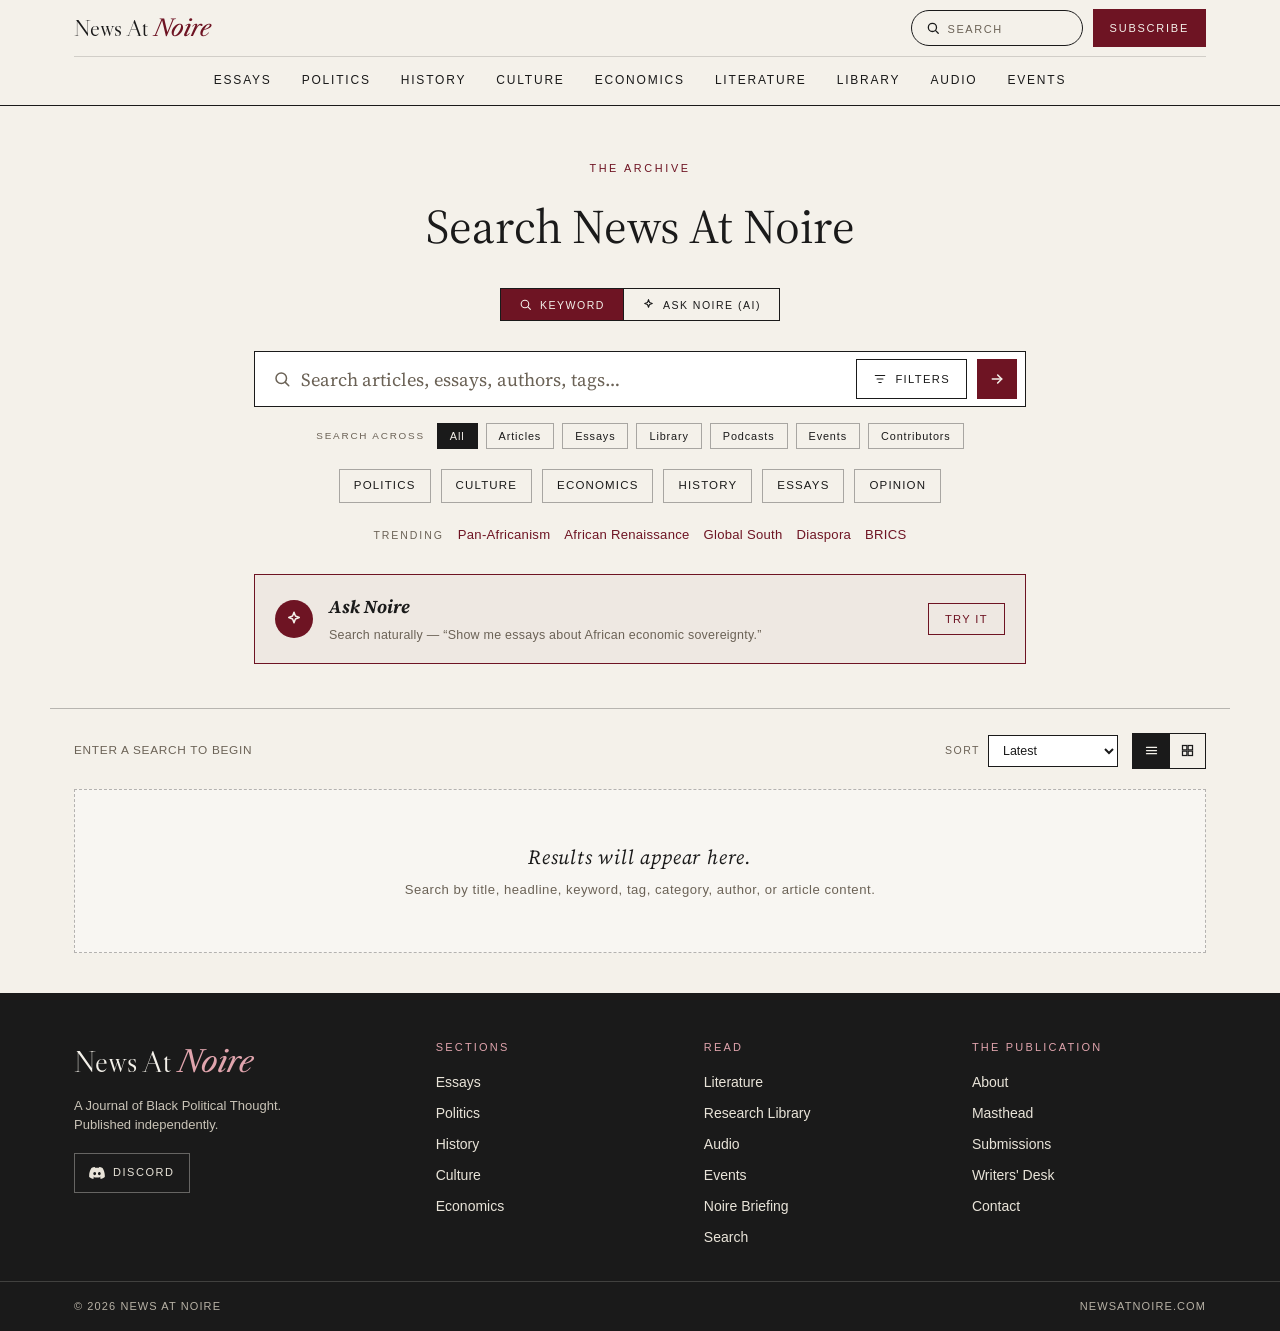
<file: search.html>
<!DOCTYPE html>
<html lang="en">
<head>
<meta charset="utf-8">
<meta name="viewport" content="width=device-width, initial-scale=1">
<title>Search — News At Noire</title>
<meta name="description" content="Search essays, research and reviews across News At Noire.">
<link rel="canonical" href="https://www.newsatnoire.com/search.html">
<link rel="icon" href="assets/favicon.svg" type="image/svg+xml">
<meta property="og:type" content="website">
<meta property="og:site_name" content="News At Noire">
<meta property="og:title" content="Search — News At Noire">
<meta property="og:description" content="Search essays, research and reviews across News At Noire.">
<meta property="og:url" content="https://www.newsatnoire.com/search.html">
<meta property="og:image" content="https://www.newsatnoire.com/news-at-noire-og.png">
<meta name="twitter:card" content="summary_large_image">
<meta name="twitter:title" content="Search — News At Noire">
<meta name="twitter:description" content="Search essays, research and reviews across News At Noire.">
<meta name="twitter:image" content="https://www.newsatnoire.com/news-at-noire-og.png">
<link rel="preconnect" href="https://fonts.googleapis.com">
<link rel="preconnect" href="https://fonts.gstatic.com" crossorigin>
<link href="https://fonts.googleapis.com/css2?family=Libre+Caslon+Display&family=Libre+Caslon+Text:ital,wght@0,400;0,700;1,400&family=Source+Serif+4:ital,opsz,wght@0,8..60,400;0,8..60,600;1,8..60,400&display=swap" rel="stylesheet">
<link rel="stylesheet" href="assets/noire-shell.css">
<style>
  :root{
    --cream:#F4F1EA;--cream-2:#EDE8DC;--ink:#1A1A1A;--maroon:#6E1423;--maroon-2:#8A1E2F;
    --muted:#6b6256;--serif:'Source Serif 4',Georgia,'Times New Roman',serif;
    --sans:'Helvetica Neue',Arial,Helvetica,sans-serif;
  }
  *{margin:0;padding:0;box-sizing:border-box}
  html{scroll-behavior:smooth}
  body{background:var(--cream);color:var(--ink);font-family:var(--serif);line-height:1.5;-webkit-font-smoothing:antialiased}
  a{color:inherit;text-decoration:none}
  button{font-family:inherit}

  /* ---- Top nav (matches homepage) ---- */
  .topbar{position:sticky;top:0;z-index:50;background:rgba(244,241,234,.92);backdrop-filter:saturate(120%) blur(6px);border-bottom:1px solid var(--ink)}
  .topbar-inner{max-width:1180px;margin:0 auto;padding:12px clamp(16px,3vw,24px);display:flex;flex-wrap:wrap;align-items:center;gap:10px clamp(12px,2vw,28px)}
  .brandmark{order:1;font-family:var(--serif);font-size:clamp(1.02rem,1.4vw,1.2rem);letter-spacing:.02em;white-space:nowrap}
  .brandmark em{font-style:italic;color:var(--maroon)}
  .nav-links{order:3;flex-basis:100%;display:flex;flex-wrap:wrap;align-items:center;justify-content:center;gap:clamp(9px,1vw,14px);row-gap:8px;padding-top:11px;border-top:1px solid rgba(26,26,26,.16)}
  .nav-links a{font-family:var(--sans);font-size:clamp(.6rem,.72vw,.68rem);letter-spacing:.13em;text-transform:uppercase;color:var(--ink);padding:4px 0;border-bottom:1px solid transparent;transition:border-color .15s,color .15s}
  .nav-links a:hover,.nav-links a[aria-current]{color:var(--maroon);border-color:var(--maroon)}
  .nav-links a.home{display:inline-flex;align-items:center;gap:7px}
  .nav-links a.home svg{width:14px;height:14px;flex:none}
  .nav-links a + a::before{content:"\2022";margin-right:clamp(9px,1vw,14px);color:var(--ink);opacity:.5;font-size:.5rem;line-height:1;vertical-align:middle}
  .nav-cta{order:2;margin-left:auto;flex:none;position:relative;overflow:hidden;isolation:isolate;font-family:var(--sans);font-size:.7rem;letter-spacing:.16em;text-transform:uppercase;background:var(--maroon);border:1px solid var(--maroon);color:var(--cream);padding:7px 16px;transition:background .15s;white-space:nowrap}
  .nav-cta:hover{background:var(--maroon-2)}
  .nav-cta::before{content:"";position:absolute;top:0;left:-130%;width:55%;height:100%;background:linear-gradient(120deg,transparent,rgba(255,255,255,.55),transparent);transform:skewX(-20deg);z-index:1}
  .nav-cta:hover::before{animation:noire-sheen .9s ease}
  .nav-cta::after{content:"";position:absolute;inset:0;z-index:1;pointer-events:none;opacity:0;background-repeat:no-repeat;background-image:radial-gradient(circle,#fff 1.1px,transparent 1.6px),radial-gradient(circle,#fff 1px,transparent 1.5px),radial-gradient(circle,#fff 1.2px,transparent 1.7px),radial-gradient(circle,#fff 1px,transparent 1.5px);background-position:18% 32%,72% 58%,44% 78%,86% 24%}
  .nav-cta:hover::after{animation:noire-sparkle 1s ease-in-out infinite}
  @keyframes noire-sheen{from{left:-130%}to{left:160%}}
  @keyframes noire-sparkle{0%,100%{opacity:0}50%{opacity:.95}}

  .kicker{font-family:var(--sans);text-transform:uppercase;letter-spacing:.24em;font-size:.68rem;color:var(--maroon)}

  /* ---- Search hero ---- */
  .search-hero{max-width:900px;margin:0 auto;padding:54px 24px 8px;text-align:center}
  .search-hero .kicker{display:block;margin-bottom:14px}
  .search-hero h1{font-family:var(--serif);font-weight:400;font-size:clamp(2rem,5vw,3rem);margin-bottom:26px}

  /* ---- Search field row ---- */
  .search-row{max-width:820px;margin:0 auto;padding:0 24px;position:relative}
  .search-field{display:flex;align-items:center;gap:10px;border:1px solid var(--ink);background:#fff;padding:0 8px 0 18px;height:56px}
  .search-field svg.mag{width:18px;height:18px;flex:none;color:var(--muted)}
  .search-field input{flex:1;border:none;outline:none;background:none;font-family:var(--serif);font-size:1.15rem;color:var(--ink);min-width:0}
  .search-field input::placeholder{color:var(--muted)}
  .search-field .filters-btn{display:inline-flex;align-items:center;gap:8px;height:40px;padding:0 16px;border:1px solid var(--ink);background:none;cursor:pointer;font-family:var(--sans);font-size:.7rem;letter-spacing:.12em;text-transform:uppercase;color:var(--ink);transition:all .15s;white-space:nowrap}
  .search-field .filters-btn:hover,.search-field .filters-btn[aria-expanded="true"]{background:var(--ink);color:var(--cream)}
  .search-field .filters-btn svg{width:14px;height:14px}
  .search-field .go{display:inline-flex;align-items:center;justify-content:center;width:40px;height:40px;background:var(--maroon);border:none;color:var(--cream);cursor:pointer;flex:none}
  .search-field .go:hover{background:var(--maroon-2)}
  .search-field .go svg{width:16px;height:16px}

  /* ---- Search mode toggle ---- */
  .mode{display:inline-flex;border:1px solid var(--ink);margin:0 auto 22px}
  .mode button{font-family:var(--sans);font-size:.66rem;letter-spacing:.14em;text-transform:uppercase;padding:9px 18px;background:none;border:none;border-left:1px solid var(--ink);cursor:pointer;color:var(--ink);transition:all .12s;display:inline-flex;align-items:center;gap:8px}
  .mode button:first-child{border-left:none}
  .mode button[aria-pressed="true"]{background:var(--maroon);color:var(--cream)}
  .mode button svg{width:13px;height:13px}
  /* ---- Search scopes ---- */
  .scopes{max-width:820px;margin:16px auto 0;padding:0 24px;display:flex;flex-wrap:wrap;gap:8px;align-items:center;justify-content:center}
  .scopes .lbl{font-family:var(--sans);font-size:.62rem;letter-spacing:.18em;text-transform:uppercase;color:var(--muted);margin-right:4px}
  .scopes button{font-family:var(--sans);font-size:.68rem;letter-spacing:.08em;border:1px solid rgba(26,26,26,.35);background:none;padding:6px 12px;cursor:pointer;color:var(--ink);transition:all .12s}
  .scopes button:hover{border-color:var(--maroon);color:var(--maroon)}
  .scopes button[aria-pressed="true"]{background:var(--ink);border-color:var(--ink);color:var(--cream)}
  /* ---- Autocomplete suggestions ---- */
  .suggest{position:absolute;left:24px;right:24px;top:56px;background:#fff;border:1px solid var(--ink);border-top:none;z-index:20;display:none}
  .suggest.open{display:block}
  .suggest .head{font-family:var(--sans);font-size:.62rem;letter-spacing:.18em;text-transform:uppercase;color:var(--muted);padding:12px 18px 6px}
  .suggest button{display:flex;align-items:center;gap:10px;width:100%;text-align:left;background:none;border:none;cursor:pointer;padding:9px 18px;font-family:var(--serif);font-size:1rem;color:var(--ink)}
  .suggest button:hover{background:var(--cream-2)}
  .suggest button svg{width:13px;height:13px;color:var(--muted);flex:none}

  /* ---- Filters panel (refined menu) ---- */
  .filters-panel{max-width:820px;margin:0 auto;padding:0 24px;overflow:hidden;max-height:0;transition:max-height .28s ease}
  .filters-panel.open{max-height:640px}
  .filters-inner{border:1px solid var(--ink);border-top:none;background:var(--cream-2);padding:22px 22px 24px;display:grid;grid-template-columns:repeat(2,1fr);gap:22px 30px}
  .fgroup h4{font-family:var(--sans);font-size:.64rem;letter-spacing:.18em;text-transform:uppercase;color:var(--maroon);margin-bottom:12px}
  .fgroup .opts{display:flex;flex-wrap:wrap;gap:8px}
  .chip{font-family:var(--sans);font-size:.72rem;letter-spacing:.06em;border:1px solid var(--ink);background:none;padding:7px 13px;cursor:pointer;color:var(--ink);transition:all .12s}
  .chip:hover{border-color:var(--maroon);color:var(--maroon)}
  .chip[aria-pressed="true"]{background:var(--maroon);border-color:var(--maroon);color:var(--cream)}
  .fgroup select,.fgroup input[type=date]{font-family:var(--sans);font-size:.8rem;padding:8px 10px;border:1px solid var(--ink);background:#fff;color:var(--ink);width:100%}
  .fgroup .daterow{display:flex;gap:10px}
  .filters-actions{grid-column:1/-1;display:flex;justify-content:flex-end;gap:12px;border-top:1px solid rgba(26,26,26,.2);padding-top:16px}
  .filters-actions button{font-family:var(--sans);font-size:.7rem;letter-spacing:.12em;text-transform:uppercase;padding:9px 18px;cursor:pointer;border:1px solid var(--ink)}
  .filters-actions .clear{background:none;color:var(--ink)}
  .filters-actions .clear:hover{background:var(--ink);color:var(--cream)}
  .filters-actions .apply{background:var(--maroon);border-color:var(--maroon);color:var(--cream)}
  .filters-actions .apply:hover{background:var(--maroon-2)}

  /* ---- Quick category chips ---- */
  .quick{max-width:820px;margin:20px auto 0;padding:0 24px;display:flex;flex-wrap:wrap;gap:10px;align-items:center;justify-content:center}
  .quick a{font-family:var(--sans);font-size:.72rem;letter-spacing:.1em;text-transform:uppercase;color:var(--ink);padding:7px 14px;border:1px solid rgba(26,26,26,.35);transition:all .12s}
  .quick a:hover{background:var(--ink);color:var(--cream);border-color:var(--ink)}

  /* ---- Trending searches ---- */
  .trending{max-width:820px;margin:22px auto 0;padding:0 24px;display:flex;flex-wrap:wrap;gap:14px;align-items:baseline;justify-content:center}
  .trending .lbl{font-family:var(--sans);font-size:.66rem;letter-spacing:.18em;text-transform:uppercase;color:var(--muted)}
  .trending a{font-family:var(--sans);font-size:.82rem;color:var(--maroon);letter-spacing:.02em}
  .trending a:hover{text-decoration:underline}

  /* ---- Ask Noire (smart search) ---- */
  .ask{max-width:820px;margin:30px auto 0;padding:0 24px}
  .ask-card{border:1px solid var(--maroon);background:rgba(110,20,35,.04);padding:18px 20px;display:flex;align-items:center;gap:16px}
  .ask-card .ic{width:38px;height:38px;flex:none;border-radius:50%;background:var(--maroon);color:var(--cream);display:flex;align-items:center;justify-content:center}
  .ask-card .ic svg{width:18px;height:18px}
  .ask-card .txt{flex:1}
  .ask-card .txt strong{font-family:var(--serif);font-style:italic;font-size:1.15rem;display:block}
  .ask-card .txt span{font-family:var(--sans);font-size:.78rem;color:var(--muted);letter-spacing:.02em}
  .ask-card .try{font-family:var(--sans);font-size:.7rem;letter-spacing:.12em;text-transform:uppercase;border:1px solid var(--maroon);color:var(--maroon);background:none;padding:9px 16px;cursor:pointer;white-space:nowrap;transition:all .15s}
  .ask-card .try:hover{background:var(--maroon);color:var(--cream)}

  .divider{max-width:1180px;margin:44px auto 0;height:1px;background:var(--ink);opacity:.28}

  /* ---- Results toolbar ---- */
  .results-bar{max-width:1180px;margin:0 auto;padding:24px 24px 6px;display:flex;align-items:center;justify-content:space-between;flex-wrap:wrap;gap:14px}
  .results-bar .count{font-family:var(--sans);font-size:.74rem;letter-spacing:.06em;color:var(--muted);text-transform:uppercase}
  .results-bar .controls{display:flex;align-items:center;gap:14px}
  .results-bar label{font-family:var(--sans);font-size:.66rem;letter-spacing:.14em;text-transform:uppercase;color:var(--muted);display:flex;align-items:center;gap:8px}
  .results-bar select{font-family:var(--sans);font-size:.78rem;padding:7px 10px;border:1px solid var(--ink);background:#fff;color:var(--ink)}
  .view-toggle{display:inline-flex;border:1px solid var(--ink)}
  .view-toggle button{width:36px;height:34px;background:none;border:none;cursor:pointer;color:var(--ink);display:inline-flex;align-items:center;justify-content:center;border-left:1px solid var(--ink)}
  .view-toggle button:first-child{border-left:none}
  .view-toggle button[aria-pressed="true"]{background:var(--ink);color:var(--cream)}
  .view-toggle svg{width:15px;height:15px}

  /* ---- Results (CMS-ready empty) ---- */
  .results{max-width:1180px;margin:0 auto;padding:14px 24px 40px}
  .results .frame{border:1px dashed rgba(26,26,26,.3);padding:52px 24px;text-align:center;background:rgba(255,255,255,.35)}
  .results .frame .lead{font-family:var(--serif);font-style:italic;font-size:1.25rem;color:var(--ink);margin-bottom:8px}
  .results .frame p{font-family:var(--sans);font-size:.82rem;letter-spacing:.04em;color:var(--muted)}

  /* ---- Footer ---- */
  footer{background:var(--ink);color:var(--cream);margin-top:20px}
  .foot{max-width:1180px;margin:0 auto;padding:30px 24px;text-align:center;font-family:var(--sans);font-size:.7rem;letter-spacing:.1em;text-transform:uppercase;color:#b7b1a5}

  @media(max-width:820px){
    .nav-links{display:none}
    .filters-inner{grid-template-columns:1fr}
    .search-field .filters-btn span{display:none}
  }
</style>
</head>
<body>

  <!-- Top nav -->
  <div data-nn-header></div>
  <script src="assets/noire-shell.js"></script>

  <!-- Search hero -->
  <section class="search-hero">
    <span class="kicker">The Archive</span>
    <h1>Search News At Noire</h1>
    <div class="mode" role="group" aria-label="Search mode">
      <button type="button" id="modeKeyword" aria-pressed="true">
        <svg viewBox="0 0 24 24" fill="none" stroke="currentColor" stroke-width="2" stroke-linecap="round"><circle cx="11" cy="11" r="7"></circle><line x1="21" y1="21" x2="16.5" y2="16.5"></line></svg>
        Keyword
      </button>
      <button type="button" id="modeAI" aria-pressed="false">
        <svg viewBox="0 0 24 24" fill="none" stroke="currentColor" stroke-width="2" stroke-linecap="round" stroke-linejoin="round"><path d="M12 3l1.9 5.1L19 10l-5.1 1.9L12 17l-1.9-5.1L5 10l5.1-1.9z"></path></svg>
        Ask Noire (AI)
      </button>
    </div>
  </section>

  <!-- Search field + filters toggle -->
  <div class="search-row">
    <form class="search-field" id="searchForm" role="search" action="coming-soon.html" method="get">
      <svg class="mag" viewBox="0 0 24 24" fill="none" stroke="currentColor" stroke-width="2" stroke-linecap="round"><circle cx="11" cy="11" r="7"></circle><line x1="21" y1="21" x2="16.5" y2="16.5"></line></svg>
      <input type="search" id="q" name="q" placeholder="Search articles, essays, authors, tags…" autocomplete="off" aria-label="Search the journal">
      <button type="button" class="filters-btn" id="filtersBtn" aria-expanded="false" aria-controls="filtersPanel">
        <svg viewBox="0 0 24 24" fill="none" stroke="currentColor" stroke-width="2" stroke-linecap="round"><line x1="4" y1="6" x2="20" y2="6"></line><line x1="7" y1="12" x2="17" y2="12"></line><line x1="10" y1="18" x2="14" y2="18"></line></svg>
        <span>Filters</span>
      </button>
      <button type="submit" class="go" aria-label="Search">
        <svg viewBox="0 0 24 24" fill="none" stroke="currentColor" stroke-width="2.4" stroke-linecap="round" stroke-linejoin="round"><line x1="5" y1="12" x2="19" y2="12"></line><polyline points="13 6 19 12 13 18"></polyline></svg>
      </button>
    </form>

    <!-- Autocomplete -->
    <div class="suggest" id="suggest" role="listbox" aria-label="Suggestions"></div>
  </div>

  <!-- Search scopes: what the search returns -->
  <div class="scopes" role="group" aria-label="Search across">
    <span class="lbl">Search across</span>
    <button type="button" aria-pressed="true">All</button>
    <button type="button" aria-pressed="false">Articles</button>
    <button type="button" aria-pressed="false">Essays</button>
    <button type="button" aria-pressed="false">Library</button>
    <button type="button" aria-pressed="false">Podcasts</button>
    <button type="button" aria-pressed="false">Events</button>
    <button type="button" aria-pressed="false">Contributors</button>
  </div>

  <!-- Advanced filters (refined menu) -->
  <div class="filters-panel" id="filtersPanel">
    <div class="filters-inner">
      <div class="fgroup">
        <h4>Content Type</h4>
        <div class="opts" data-single>
          <button class="chip" aria-pressed="true">All</button>
          <button class="chip" aria-pressed="false">Articles</button>
          <button class="chip" aria-pressed="false">Essays</button>
          <button class="chip" aria-pressed="false">Interviews</button>
          <button class="chip" aria-pressed="false">Opinion</button>
          <button class="chip" aria-pressed="false">Research</button>
          <button class="chip" aria-pressed="false">Reviews</button>
        </div>
      </div>
      <div class="fgroup">
        <h4>Category</h4>
        <div class="opts">
          <button class="chip" aria-pressed="false">Politics</button>
          <button class="chip" aria-pressed="false">Culture</button>
          <button class="chip" aria-pressed="false">Economics</button>
          <button class="chip" aria-pressed="false">History</button>
          <button class="chip" aria-pressed="false">Essays</button>
          <button class="chip" aria-pressed="false">Opinion</button>
        </div>
      </div>
      <div class="fgroup">
        <h4>Author</h4>
        <select aria-label="Filter by author">
          <option value="">Any author</option>
          <option>The Editors</option>
        </select>
      </div>
      <div class="fgroup">
        <h4>Date</h4>
        <div class="opts" data-single>
          <button class="chip" aria-pressed="true">Any time</button>
          <button class="chip" aria-pressed="false">Today</button>
          <button class="chip" aria-pressed="false">This week</button>
          <button class="chip" aria-pressed="false">This month</button>
        </div>
        <div class="daterow" style="margin-top:10px">
          <input type="date" aria-label="From date">
          <input type="date" aria-label="To date">
        </div>
      </div>
      <div class="filters-actions">
        <button type="button" class="clear" id="clearFilters">Clear all</button>
        <button type="button" class="apply" id="applyFilters">Apply filters</button>
      </div>
    </div>
  </div>

  <!-- Quick category chips -->
  <nav class="quick" aria-label="Quick categories">
    <a href="coming-soon.html">Politics</a>
    <a href="coming-soon.html">Culture</a>
    <a href="coming-soon.html">Economics</a>
    <a href="coming-soon.html">History</a>
    <a href="coming-soon.html">Essays</a>
    <a href="coming-soon.html">Opinion</a>
  </nav>

  <!-- Trending searches -->
  <div class="trending">
    <span class="lbl">Trending</span>
    <a href="coming-soon.html">Pan-Africanism</a>
    <a href="coming-soon.html">African Renaissance</a>
    <a href="coming-soon.html">Global South</a>
    <a href="coming-soon.html">Diaspora</a>
    <a href="coming-soon.html">BRICS</a>
  </div>

  <!-- Ask Noire (smart search) -->
  <div class="ask">
    <div class="ask-card">
      <div class="ic"><svg viewBox="0 0 24 24" fill="none" stroke="currentColor" stroke-width="2" stroke-linecap="round" stroke-linejoin="round"><path d="M12 3l1.9 5.1L19 10l-5.1 1.9L12 17l-1.9-5.1L5 10l5.1-1.9z"></path></svg></div>
      <div class="txt">
        <strong>Ask Noire</strong>
        <span>Search naturally — “Show me essays about African economic sovereignty.”</span>
      </div>
      <button type="button" class="try" id="askTry">Try it</button>
    </div>
  </div>

  <div class="divider"></div>

  <!-- Results toolbar -->
  <div class="results-bar">
    <span class="count" id="resultCount">Enter a search to begin</span>
    <div class="controls">
      <label>Sort
        <select id="sortSelect" aria-label="Sort results">
          <option>Latest</option>
          <option>Most Read</option>
          <option>Most Discussed</option>
          <option>Editor's Picks</option>
          <option>Trending</option>
        </select>
      </label>
      <div class="view-toggle" role="group" aria-label="View">
        <button type="button" id="listView" aria-pressed="true" aria-label="List view">
          <svg viewBox="0 0 24 24" fill="none" stroke="currentColor" stroke-width="2" stroke-linecap="round"><line x1="4" y1="7" x2="20" y2="7"></line><line x1="4" y1="12" x2="20" y2="12"></line><line x1="4" y1="17" x2="20" y2="17"></line></svg>
        </button>
        <button type="button" id="gridView" aria-pressed="false" aria-label="Grid view">
          <svg viewBox="0 0 24 24" fill="none" stroke="currentColor" stroke-width="2"><rect x="4" y="4" width="7" height="7"></rect><rect x="13" y="4" width="7" height="7"></rect><rect x="4" y="13" width="7" height="7"></rect><rect x="13" y="13" width="7" height="7"></rect></svg>
        </button>
      </div>
    </div>
  </div>

  <!-- Results (CMS-ready) -->
  <section class="results" data-cms="search-results">
    <div class="frame">
      <p class="lead">Results will appear here.</p>
      <p>Search by title, headline, keyword, tag, category, author, or article content.</p>
    </div>
  </section>

  <div data-nn-footer></div>

  <script>
    // ---- Filters panel toggle ----
    (function(){
      var btn = document.getElementById('filtersBtn');
      var panel = document.getElementById('filtersPanel');
      btn.addEventListener('click', function(){
        var open = panel.classList.toggle('open');
        btn.setAttribute('aria-expanded', String(open));
      });
      document.getElementById('applyFilters').addEventListener('click', function(){
        panel.classList.remove('open'); btn.setAttribute('aria-expanded','false');
      });
    })();

    // ---- Chip toggling (multi, or single within [data-single]) ----
    document.querySelectorAll('.filters-inner .opts .chip').forEach(function(chip){
      chip.addEventListener('click', function(){
        var group = chip.closest('.opts');
        if(group.hasAttribute('data-single')){
          group.querySelectorAll('.chip').forEach(function(c){c.setAttribute('aria-pressed','false');});
          chip.setAttribute('aria-pressed','true');
        } else {
          chip.setAttribute('aria-pressed', chip.getAttribute('aria-pressed')==='true'?'false':'true');
        }
      });
    });

    // ---- Clear all filters ----
    document.getElementById('clearFilters').addEventListener('click', function(){
      document.querySelectorAll('.filters-inner .opts').forEach(function(group){
        var chips = group.querySelectorAll('.chip');
        chips.forEach(function(c,i){ c.setAttribute('aria-pressed', (group.hasAttribute('data-single') && i===0) ? 'true':'false'); });
      });
      document.querySelectorAll('.filters-inner select').forEach(function(s){s.selectedIndex=0;});
      document.querySelectorAll('.filters-inner input[type=date]').forEach(function(d){d.value='';});
    });

    // ---- Autocomplete (front-end suggestion list; CMS supplies live index) ----
    (function(){
      var input = document.getElementById('q');
      var box = document.getElementById('suggest');
      var topics = ['African Renaissance','African Union','Pan-Africanism','African economic development',
        'Reconstruction','Abolition','Diaspora','Global South','Democracy','Liberation','BRICS','Nyerere'];
      function render(list){
        if(!list.length){ box.classList.remove('open'); box.innerHTML=''; return; }
        var html = '<div class="head">Suggestions</div>';
        list.forEach(function(t){
          html += '<button type="button" role="option"><svg viewBox="0 0 24 24" fill="none" stroke="currentColor" stroke-width="2" stroke-linecap="round"><circle cx="11" cy="11" r="7"></circle><line x1="21" y1="21" x2="16.5" y2="16.5"></line></svg>'+t+'</button>';
        });
        box.innerHTML = html;
        box.classList.add('open');
        box.querySelectorAll('button').forEach(function(b){
          b.addEventListener('click', function(){ input.value=b.textContent; box.classList.remove('open'); input.focus(); });
        });
      }
      input.addEventListener('input', function(){
        var v = input.value.trim().toLowerCase();
        if(v.length < 2){ render([]); return; }
        render(topics.filter(function(t){return t.toLowerCase().indexOf(v)!==-1;}).slice(0,5));
      });
      document.addEventListener('click', function(e){
        if(!e.target.closest('.search-row')) box.classList.remove('open');
      });
    })();

    // ---- Ask Noire demo prompt ----
    document.getElementById('askTry').addEventListener('click', function(){
      var input = document.getElementById('q');
      input.value = 'Show me essays about African economic sovereignty';
      document.getElementById('modeAI').click();
      input.focus();
    });

    // ---- Search mode toggle (Keyword / AI) ----
    (function(){
      var kw = document.getElementById('modeKeyword');
      var ai = document.getElementById('modeAI');
      var input = document.getElementById('q');
      kw.addEventListener('click', function(){
        kw.setAttribute('aria-pressed','true'); ai.setAttribute('aria-pressed','false');
        input.placeholder = 'Search articles, essays, authors, tags…';
      });
      ai.addEventListener('click', function(){
        ai.setAttribute('aria-pressed','true'); kw.setAttribute('aria-pressed','false');
        input.placeholder = 'Ask in plain language — “essays on economic sovereignty”…';
      });
    })();

    // ---- Search scopes (All resets; otherwise multi-select) ----
    (function(){
      var btns = Array.prototype.slice.call(document.querySelectorAll('.scopes button'));
      btns.forEach(function(b){
        b.addEventListener('click', function(){
          if(b.textContent.trim()==='All'){
            btns.forEach(function(x){x.setAttribute('aria-pressed', x===b ? 'true':'false');});
          } else {
            btns[0].setAttribute('aria-pressed','false');
            b.setAttribute('aria-pressed', b.getAttribute('aria-pressed')==='true'?'false':'true');
            if(!btns.some(function(x){return x.getAttribute('aria-pressed')==='true';})) btns[0].setAttribute('aria-pressed','true');
          }
        });
      });
    })();

    // ---- View toggle (list / grid) ----
    (function(){
      var list = document.getElementById('listView');
      var grid = document.getElementById('gridView');
      function set(active){
        list.setAttribute('aria-pressed', String(active==='list'));
        grid.setAttribute('aria-pressed', String(active==='grid'));
        document.querySelector('.results').setAttribute('data-view', active);
      }
      list.addEventListener('click', function(){set('list');});
      grid.addEventListener('click', function(){set('grid');});
    })();
  </script>

</body>
</html>
</file>
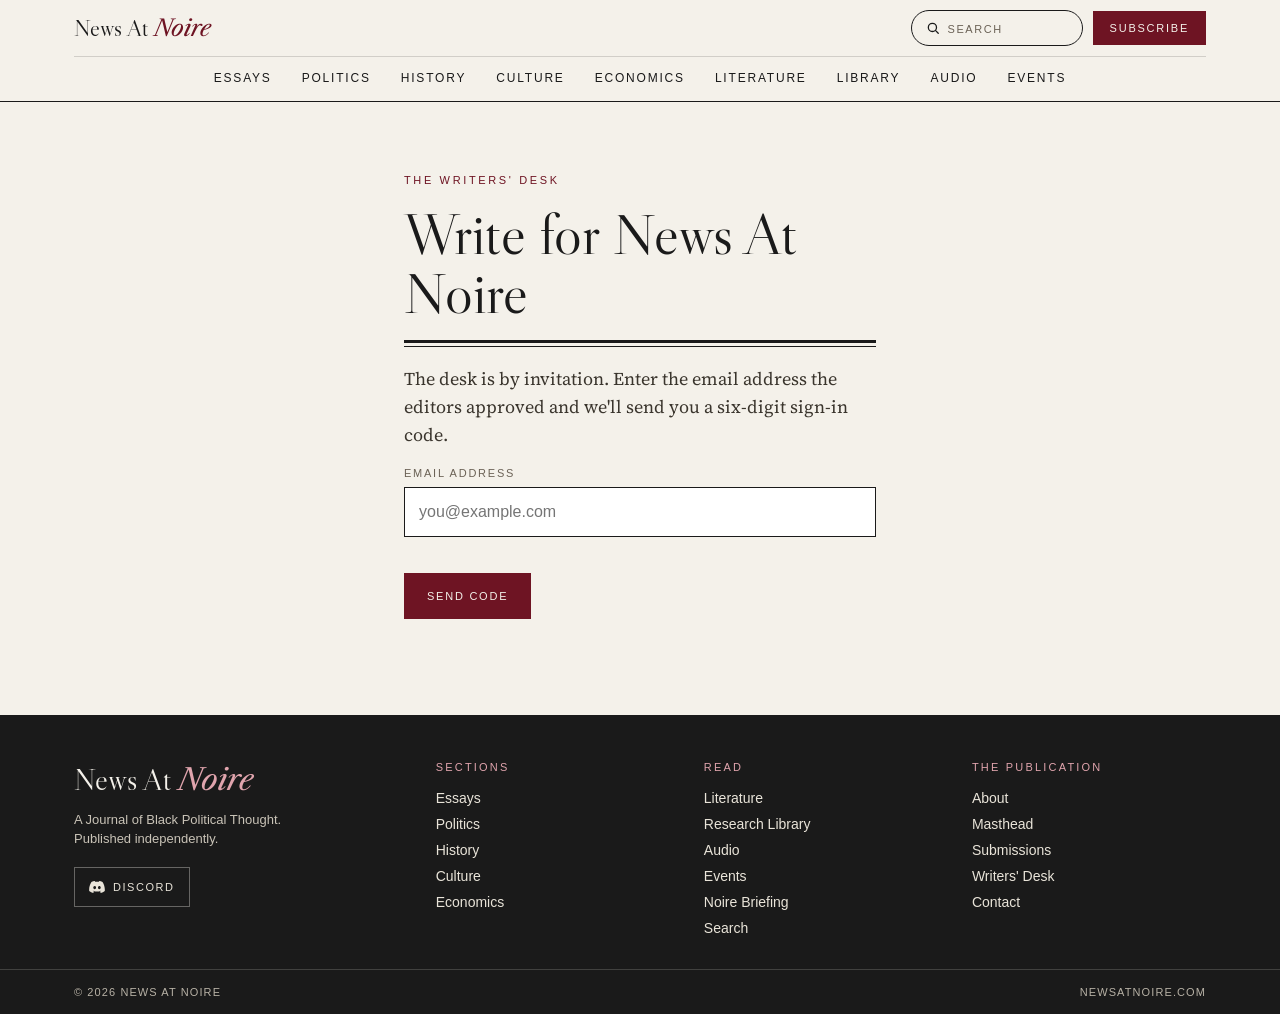
<file: write.html>
<!DOCTYPE html>
<html lang="en">
<head>
<meta charset="utf-8">
<meta name="viewport" content="width=device-width, initial-scale=1">
<title>The Writers' Desk — News At Noire</title>
<meta name="description" content="The News At Noire Writers' Desk. By invitation only.">
<meta name="robots" content="noindex">
<link rel="icon" href="assets/favicon.svg" type="image/svg+xml">
<link rel="preconnect" href="https://fonts.googleapis.com">
<link rel="preconnect" href="https://fonts.gstatic.com" crossorigin>
<link href="https://fonts.googleapis.com/css2?family=Libre+Caslon+Display&family=Libre+Caslon+Text:ital,wght@0,400;0,700;1,400&family=Source+Serif+4:ital,opsz,wght@0,8..60,400;0,8..60,600;1,8..60,400&display=swap" rel="stylesheet">
<link rel="stylesheet" href="assets/noire-shell.css">
<style>
  :root{--cream:#F4F1EA;--cream-2:#EDE8DC;--ink:#1A1A1A;--maroon:#6E1423;--maroon-2:#8A1E2F;--muted:#6b6256;--body:#241f18;
    --display:'Libre Caslon Display',Georgia,serif;--text:'Libre Caslon Text',Georgia,serif;--serif:'Source Serif 4',Georgia,serif;--sans:'Helvetica Neue',Arial,Helvetica,sans-serif}
  *{margin:0;padding:0;box-sizing:border-box}
  body{background:var(--cream);color:var(--ink);font-family:var(--serif);-webkit-font-smoothing:antialiased;min-height:100vh;display:flex;flex-direction:column}
  a{color:inherit;text-decoration:none}
  main{flex:1}
  [hidden]{display:none!important}
  .label{font-family:var(--sans);font-size:11px;letter-spacing:.24em;text-transform:uppercase;color:var(--maroon)}
  .btn{display:inline-flex;align-items:center;justify-content:center;min-height:46px;padding:0 22px;border:1px solid var(--ink);background:none;color:var(--ink);font-family:var(--sans);font-size:11px;letter-spacing:.16em;text-transform:uppercase;cursor:pointer;text-decoration:none;transition:background .15s,color .15s}
  .btn:hover{background:var(--ink);color:var(--cream)}
  .btn.solid{background:var(--maroon);border-color:var(--maroon);color:var(--cream)}
  .btn.solid:hover{background:var(--maroon-2)}
  .btn[disabled]{opacity:.55;cursor:wait}
  .linkbtn{background:none;border:none;font-family:var(--sans);font-size:13px;color:var(--maroon);text-decoration:underline;cursor:pointer;min-height:36px}
  .err{font-family:var(--sans);font-size:14px;color:var(--maroon);min-height:20px}
  .demo{background:var(--ink);color:var(--cream);font-family:var(--sans);font-size:12px;letter-spacing:.08em;text-align:center;padding:9px 16px}

  .gate{max-width:520px;margin:0 auto;padding:72px 24px 96px;display:flex;flex-direction:column;gap:18px}
  .gate h1{font-family:var(--display);font-weight:400;font-size:clamp(40px,7vw,58px);line-height:1.02}
  .gate p{font-size:18px;line-height:1.55;color:#3a352d}
  .gate .rule{height:7px;border-top:3px solid var(--ink);border-bottom:1px solid var(--ink)}
  .field{display:flex;flex-direction:column;gap:8px}
  .field span{font-family:var(--sans);font-size:11px;letter-spacing:.16em;text-transform:uppercase;color:var(--muted)}
  .field input{min-height:50px;padding:0 14px;border:1px solid var(--ink);background:#fff;font-family:var(--sans);font-size:16px;color:var(--ink)}
  .field input:focus{outline:none;box-shadow:0 0 0 3px rgba(110,20,35,.18)}
  .field input.code{font-family:var(--text);font-size:30px;letter-spacing:.4em;text-align:center}
  .row{display:flex;flex-wrap:wrap;align-items:center;gap:10px 18px}

  .bar{position:sticky;z-index:40;background:rgba(244,241,234,.97);border-bottom:1px solid rgba(26,26,26,.2)}
  .bar .in{max-width:1000px;margin:0 auto;padding:8px clamp(12px,3vw,24px);display:flex;align-items:center;gap:10px;flex-wrap:wrap}
  .tools{display:flex;gap:2px;flex-wrap:wrap}
  .tools button{min-width:40px;height:40px;padding:0 10px;border:1px solid transparent;background:none;color:var(--ink);cursor:pointer;font-family:var(--serif);font-size:16px}
  .tools button:hover{border-color:rgba(26,26,26,.3)}
  .tools button[aria-pressed="true"]{background:var(--ink);color:var(--cream)}
  .tools .sep{width:1px;background:rgba(26,26,26,.2);margin:6px 6px}
  .status{margin-left:auto;font-family:var(--sans);font-size:12px;color:var(--muted);white-space:nowrap}
  .sheet{max-width:720px;margin:0 auto;padding:40px 24px 120px;display:flex;flex-direction:column;gap:14px}
  .who{display:flex;justify-content:space-between;flex-wrap:wrap;gap:8px;font-family:var(--sans);font-size:12px;color:var(--muted);padding-bottom:16px;border-bottom:1px solid rgba(26,26,26,.2)}
  .who b{color:var(--ink);font-weight:600}
  select.cat{align-self:flex-start;margin-top:14px;border:1px solid rgba(110,20,35,.4);background:none;color:var(--maroon);font-family:var(--sans);font-size:11px;letter-spacing:.2em;text-transform:uppercase;padding:9px 12px;cursor:pointer}
  textarea.t,textarea.s{width:100%;border:none;background:none;resize:none;overflow:hidden;color:var(--ink);outline:none}
  textarea.t{font-family:var(--display);font-size:clamp(36px,6vw,52px);line-height:1.1}
  textarea.s{font-family:var(--serif);font-style:italic;font-size:clamp(19px,2.6vw,23px);line-height:1.45;color:#3a352d}
  textarea::placeholder,.by input::placeholder{color:#a79e90}
  .by{display:flex;align-items:center;gap:8px;padding:12px 0;border-top:1px solid var(--ink);border-bottom:1px solid var(--ink);font-family:var(--sans);font-size:12px;letter-spacing:.08em;text-transform:uppercase;color:var(--muted)}
  .by input{flex:1;border:none;background:none;outline:none;font-family:var(--sans);font-size:12px;letter-spacing:.08em;text-transform:uppercase;font-weight:700;color:var(--ink);min-height:30px}
  #body{min-height:50vh;padding-top:18px;font-size:19px;line-height:1.72;color:var(--body);outline:none}
  #body:empty::before{content:attr(data-ph);color:#a79e90;font-style:italic}
  #body p{margin:0 0 22px}
  #body h2{font-family:var(--text);font-weight:400;font-size:27px;line-height:1.25;margin:34px 0 14px}
  #body h3{font-family:var(--text);font-weight:400;font-size:22px;margin:28px 0 12px}
  #body blockquote{border-left:3px solid var(--maroon);padding:2px 0 2px 22px;margin:26px 0;font-style:italic;font-size:22px;color:var(--ink)}
  #body ul,#body ol{margin:0 0 22px 26px}
  #body a{color:var(--maroon);text-decoration:underline}
  .foot-note{font-family:var(--sans);font-size:13px;line-height:1.5;color:var(--muted);padding-top:18px;border-top:1px solid rgba(26,26,26,.2)}

  .done{max-width:620px;margin:0 auto;padding:90px 24px;text-align:center;display:flex;flex-direction:column;align-items:center;gap:18px}
  .done h1{font-family:var(--display);font-weight:400;font-size:clamp(40px,7vw,60px);line-height:1.02}
  .done p{font-size:18px;line-height:1.55;color:#3a352d}
</style>
</head>
<body>
  <div data-nn-header></div>
  <script src="assets/noire-shell.js"></script>
  <script src="assets/noire-md.js"></script>
  <div class="demo" id="demo" hidden>Preview mode: sign-in is skipped and nothing will be published.</div>

  <main>
    <!-- Step 1: email -->
    <section class="gate" id="s-email" hidden>
      <span class="label">The Writers' Desk</span>
      <h1>Write for News At Noire</h1>
      <div class="rule"></div>
      <p>The desk is by invitation. Enter the email address the editors approved and we'll send you a six-digit sign-in code.</p>
      <form id="f-email" class="field" novalidate>
        <span>Email address</span>
        <input type="email" id="email" autocomplete="email" required placeholder="you@example.com">
        <div class="err" id="e-email" role="alert"></div>
        <div class="row"><button class="btn solid" id="b-email" type="submit">Send code</button></div>
      </form>
    </section>

    <!-- Step 2: code -->
    <section class="gate" id="s-code" hidden>
      <span class="label">The Writers' Desk</span>
      <h1>Check your inbox</h1>
      <div class="rule"></div>
      <p>If <b id="sent-to"></b> has access, a code is on its way. It expires in 10 minutes.</p>
      <form id="f-code" class="field" novalidate>
        <span>Six-digit code</span>
        <input class="code" id="code" inputmode="numeric" autocomplete="one-time-code" maxlength="6" pattern="[0-9]*" required>
        <div class="err" id="e-code" role="alert"></div>
        <div class="row"><button class="btn solid" id="b-code" type="submit">Sign in</button><button class="linkbtn" type="button" id="resend">Send a new code</button><button class="linkbtn" type="button" id="other">Use a different email</button></div>
      </form>
    </section>

    <!-- Step 3: editor -->
    <section id="s-edit" hidden>
      <div class="bar" id="bar">
        <div class="in">
          <div class="tools" role="toolbar" aria-label="Formatting">
            <button type="button" data-cmd="bold" title="Bold (Ctrl+B)" aria-label="Bold"><b>B</b></button>
            <button type="button" data-cmd="italic" title="Italic (Ctrl+I)" aria-label="Italic"><i>I</i></button>
            <button type="button" data-cmd="link" title="Link" aria-label="Link" style="text-decoration:underline">Link</button>
            <span class="sep"></span>
            <button type="button" data-block="h2" title="Heading" aria-label="Heading">H</button>
            <button type="button" data-block="blockquote" title="Quote" aria-label="Quote">❝</button>
            <button type="button" data-cmd="insertUnorderedList" title="List" aria-label="Bulleted list">•&#8202;List</button>
            <button type="button" data-block="p" title="Plain paragraph" aria-label="Plain paragraph">¶</button>
          </div>
          <span class="status" id="status">New essay</span>
          <button class="btn solid" id="publish" type="button">Publish</button>
        </div>
      </div>
      <div class="sheet">
        <div class="who"><span>Signed in as <b id="who"></b></span><span><button class="linkbtn" type="button" id="discard">Clear draft</button> · <button class="linkbtn" type="button" id="signout">Sign out</button></span></div>
        <select class="cat" id="cat" aria-label="Section">
          <option>Essays</option><option>Politics</option><option>History</option><option>Culture</option><option>Economics</option><option>Literature</option>
        </select>
        <textarea class="t" id="title" rows="1" placeholder="Title" aria-label="Title" maxlength="200"></textarea>
        <textarea class="s" id="summary" rows="1" placeholder="A one-line summary for the essays page" aria-label="Summary" maxlength="400"></textarea>
        <label class="by">By <input id="author" placeholder="Your name" aria-label="Author name" maxlength="120"></label>
        <div id="body" contenteditable="true" role="textbox" aria-multiline="true" aria-label="Essay text" data-ph="Begin writing. Paste from a document if you like; formatting is cleaned up as you paste."></div>
        <div class="err" id="e-pub" role="alert"></div>
        <p class="foot-note">Your draft saves on this device as you type. Publishing adds the essay to the Essays page within about two minutes. To change or remove an essay after publishing, contact the editors.</p>
      </div>
    </section>

    <!-- Step 4: done -->
    <section class="done" id="s-done" hidden>
      <span class="label" id="done-k">Published</span>
      <h1 id="done-h">It's on the site.</h1>
      <p id="done-p">Your essay will appear on the Essays page within about two minutes.</p>
      <div class="row" style="justify-content:center"><a class="btn solid" id="done-view" href="essays.html">View essay</a><button class="btn" type="button" id="again">Write another</button></div>
    </section>
  </main>

  <div data-nn-footer></div>

<script>
(function () {
  var API = window.NOIRE_API, DEMO = /[?&]demo\b/.test(location.search);
  var TK = 'noire-desk-token', DK = 'noire-desk-draft';
  var $ = function (id) { return document.getElementById(id); };
  var me = null, saveT = null;
  function show(id) { ['s-email', 's-code', 's-edit', 's-done'].forEach(function (s) { $(s).hidden = s !== id; }); window.scrollTo(0, 0); if (id === 's-edit') { placeBar(); grow($('title')); grow($('summary')); } }
  function api(path, body, auth) {
    var h = { 'Content-Type': 'application/json' }; if (auth) h.Authorization = 'Bearer ' + localStorage.getItem(TK);
    return fetch(API + path, { method: body ? 'POST' : 'GET', headers: h, body: body ? JSON.stringify(body) : undefined })
      .then(function (r) { return r.json().catch(function () { return {}; }).then(function (d) { if (!r.ok) throw new Error(d.error || 'Something went wrong. Try again.'); return d; }); }, function () { throw new Error("Couldn't reach the desk. Check your connection and try again."); });
  }
  function busy(btn, on, label) { btn.disabled = on; if (label) btn.textContent = label; }

  // ---- Sign-in ----
  var email = '';
  $('f-email').onsubmit = function (e) {
    e.preventDefault(); email = $('email').value.trim().toLowerCase(); $('e-email').textContent = '';
    if (!/^[^\s@]+@[^\s@]+\.[^\s@]+$/.test(email)) { $('e-email').textContent = 'Enter a valid email address.'; return; }
    busy($('b-email'), true, 'Sending…');
    api('/writer/request-code', { email: email }).then(function () { $('sent-to').textContent = email; show('s-code'); $('code').focus(); })
      .catch(function (err) { $('e-email').textContent = err.message; }).then(function () { busy($('b-email'), false, 'Send code'); });
  };
  $('f-code').onsubmit = function (e) {
    e.preventDefault(); var code = $('code').value.replace(/\D/g, ''); $('e-code').textContent = '';
    if (code.length !== 6) { $('e-code').textContent = 'Enter all six digits.'; return; }
    busy($('b-code'), true, 'Checking…');
    api('/writer/verify', { email: email, code: code }).then(function (d) { localStorage.setItem(TK, d.token); signedIn({ email: d.email, name: d.name }); })
      .catch(function (err) { $('e-code').textContent = err.message; }).then(function () { busy($('b-code'), false, 'Sign in'); });
  };
  $('code').addEventListener('input', function () { this.value = this.value.replace(/\D/g, '').slice(0, 6); if (this.value.length === 6) $('f-code').requestSubmit(); });
  $('resend').onclick = function () { api('/writer/request-code', { email: email }).then(function () { $('e-code').textContent = 'A new code is on its way.'; }, function (err) { $('e-code').textContent = err.message; }); };
  $('other').onclick = function () { show('s-email'); $('email').focus(); };
  $('signout').onclick = function () { localStorage.removeItem(TK); me = null; show('s-email'); };

  function signedIn(u) { me = u; $('who').textContent = u.name ? u.name + ' (' + u.email + ')' : u.email; if (!$('author').value && u.name) $('author').value = u.name; show('s-edit'); }

  // ---- Editor ----
  var body = $('body');
  try { document.execCommand('defaultParagraphSeparator', false, 'p'); } catch (e) {}
  function grow(t) { t.style.height = 'auto'; t.style.height = t.scrollHeight + 'px'; }
  ['title', 'summary'].forEach(function (id) { $(id).addEventListener('input', function () { grow(this); queueSave(); }); $(id).addEventListener('keydown', function (e) { if (e.key === 'Enter') { e.preventDefault(); (id === 'title' ? $('summary') : body).focus(); } }); });
  $('author').addEventListener('input', queueSave); $('cat').addEventListener('change', queueSave);
  body.addEventListener('input', function () { if (body.innerHTML === '<br>' || body.innerHTML === '<p><br></p>') body.innerHTML = ''; queueSave(); });
  body.addEventListener('focus', function () { if (!body.innerHTML.trim()) { body.innerHTML = '<p><br></p>'; var r = document.createRange(); r.setStart(body.firstChild, 0); var s = getSelection(); s.removeAllRanges(); s.addRange(r); } });
  body.addEventListener('blur', function () { if (!body.textContent.trim()) body.innerHTML = ''; });
  body.addEventListener('paste', function (e) {
    e.preventDefault(); var t = (e.clipboardData || window.clipboardData).getData('text/plain'); if (!t) return;
    var parts = /\n\s*\n/.test(t) ? t.split(/\n\s*\n/) : t.split(/\n/);
    document.execCommand('insertHTML', false, parts.map(function (p) { p = p.trim(); return p ? '<p>' + NoireMD.escape(p).replace(/\n/g, '<br>') + '</p>' : ''; }).join(''));
  });
  document.querySelectorAll('.tools button').forEach(function (b) {
    b.addEventListener('mousedown', function (e) { e.preventDefault(); });
    b.addEventListener('click', function () {
      body.focus();
      if (b.dataset.block) { var cur = document.queryCommandValue('formatBlock').toLowerCase(); document.execCommand('formatBlock', false, cur === b.dataset.block ? 'p' : b.dataset.block); }
      else if (b.dataset.cmd === 'link') { var u = prompt('Link address (https://…)'); if (u) document.execCommand('createLink', false, /^(https?:|mailto:)/.test(u) ? u : 'https://' + u); }
      else document.execCommand(b.dataset.cmd);
      queueSave(); syncTools();
    });
  });
  function syncTools() {
    var blk = (document.queryCommandValue('formatBlock') || '').toLowerCase();
    document.querySelectorAll('.tools button').forEach(function (b) {
      var on = b.dataset.block ? blk === b.dataset.block && b.dataset.block !== 'p' : (b.dataset.cmd === 'bold' || b.dataset.cmd === 'italic' || b.dataset.cmd === 'insertUnorderedList') && document.queryCommandState(b.dataset.cmd);
      b.setAttribute('aria-pressed', String(!!on));
    });
  }
  document.addEventListener('selectionchange', function () { if (document.activeElement === body) syncTools(); });

  function words() { var t = body.innerText.trim(); return t ? t.split(/\s+/).length : 0; }
  function queueSave() { clearTimeout(saveT); $('status').textContent = 'Saving…'; saveT = setTimeout(save, 600); }
  function save() {
    var d = { title: $('title').value, summary: $('summary').value, author: $('author').value, cat: $('cat').value, html: body.innerHTML, at: Date.now() };
    try { localStorage.setItem(DK, JSON.stringify(d)); } catch (e) {}
    var w = words(); $('status').textContent = w + ' words · saved on this device';
  }
  function load() {
    try { var d = JSON.parse(localStorage.getItem(DK) || 'null'); if (!d) return; $('title').value = d.title || ''; $('summary').value = d.summary || ''; $('author').value = d.author || ''; $('cat').value = d.cat || 'Essays'; body.innerHTML = d.html || ''; $('status').textContent = words() + ' words · draft restored'; } catch (e) {}
  }
  function clearDraft() { localStorage.removeItem(DK); $('title').value = ''; $('summary').value = ''; body.innerHTML = ''; $('cat').value = 'Essays'; $('status').textContent = 'New essay'; grow($('title')); grow($('summary')); }
  $('discard').onclick = function () { if (confirm('Clear this draft? This cannot be undone.')) clearDraft(); };

  $('publish').onclick = function () {
    var md = NoireMD.htmlToMd(body), title = $('title').value.trim(); $('e-pub').textContent = '';
    if (!title) { $('e-pub').textContent = 'Add a title before publishing.'; $('title').focus(); return; }
    if (md.length < 50) { $('e-pub').textContent = 'The essay is too short to publish.'; body.focus(); return; }
    if (!confirm('Publish "' + title + '" to News At Noire?')) return;
    var payload = { title: title, summary: $('summary').value.trim(), author: $('author').value.trim(), category: $('cat').value, body: md };
    busy($('publish'), true, 'Publishing…');
    var done = function (d) {
      clearDraft();
      $('done-k').textContent = d.draft ? 'Submitted' : 'Published';
      $('done-h').textContent = d.draft ? 'Sent to the editors.' : "It's on the site.";
      $('done-p').textContent = d.draft ? 'The editors will review it before it appears on the Essays page.' : 'Your essay will appear on the Essays page within about two minutes.';
      $('done-view').hidden = !!d.draft; $('done-view').href = 'essay.html?e=' + encodeURIComponent(d.slug);
      show('s-done');
    };
    (DEMO ? new Promise(function (r) { setTimeout(function () { r({ slug: 'demo', draft: false }); }, 700); }) : api('/writer/submit', payload, true))
      .then(done).catch(function (err) { $('e-pub').textContent = err.message; if (/session|sign in/i.test(err.message)) { localStorage.removeItem(TK); } })
      .then(function () { busy($('publish'), false, 'Publish'); });
  };
  $('again').onclick = function () { show('s-edit'); $('title').focus(); };

  function placeBar() { var h = document.querySelector('.nn-header'); $('bar').style.top = (h ? h.offsetHeight : 0) + 'px'; }
  window.addEventListener('resize', placeBar);

  // ---- Start ----
  load();
  if (DEMO) { $('demo').hidden = false; signedIn({ email: 'preview@newsatnoire.com', name: '' }); return; }
  if (!localStorage.getItem(TK)) { show('s-email'); return; }
  api('/writer/me', null, true).then(signedIn).catch(function () { localStorage.removeItem(TK); show('s-email'); });
})();
</script>
</body>
</html>
</file>
<file: assets/noire-shell.css>
/* News At Noire — shared header, mobile menu, footer and type. Loaded by every page. */
:root{--nn-cream:#F4F1EA;--nn-cream-2:#EDE8DC;--nn-ink:#1A1A1A;--nn-maroon:#6E1423;--nn-maroon-2:#8A1E2F;--nn-muted:#6b6256;--nn-pink:#e0a4ad;
  --nn-display:'Libre Caslon Display',Georgia,serif;--nn-text:'Libre Caslon Text',Georgia,serif;--nn-serif:'Source Serif 4',Georgia,serif;--nn-sans:'Helvetica Neue',Arial,Helvetica,sans-serif}
a:hover{color:var(--nn-maroon)}
.nn-header a,.nn-menu a,.nn-footer a{text-decoration:none}
.wordmark,.sec-masthead h1,.article h1,.cs-title,.nn-display{font-family:var(--nn-display)!important;font-style:normal}
.wordmark .noire,.wordmark em,.sec-masthead h1 em,.nn-brand em,.foot-brand .wm em{font-family:var(--nn-text);font-style:italic}

.nn-wrap{max-width:1180px;margin:0 auto;padding:0 clamp(16px,3vw,24px)}
.nn-header{position:sticky;top:0;z-index:60;background:rgba(244,241,234,.95);-webkit-backdrop-filter:saturate(120%) blur(6px);backdrop-filter:saturate(120%) blur(6px);border-bottom:1px solid var(--nn-ink)}
.nn-row{display:flex;align-items:center;justify-content:space-between;gap:16px;min-height:56px}
.nn-brand{font-family:var(--nn-display);font-size:clamp(19px,2vw,23px);white-space:nowrap;color:var(--nn-ink);transition:opacity .2s}
.nn-brand em{color:var(--nn-maroon)}
.nn-right{display:flex;align-items:center;gap:10px}
.nn-search{display:flex;align-items:center;gap:8px;border:1px solid var(--nn-ink);border-radius:999px;height:36px;padding:0 14px;background:transparent}
.nn-search:focus-within{box-shadow:0 0 0 3px rgba(110,20,35,.16);background:var(--nn-cream)}
.nn-search svg{width:14px;height:14px;flex:none}
.nn-search input{border:none;background:none;outline:none;width:120px;font-family:var(--nn-sans);font-size:13px;color:var(--nn-ink)}
.nn-search input::placeholder{color:var(--nn-muted);text-transform:uppercase;letter-spacing:.14em;font-size:11px}
.nn-cta{font-family:var(--nn-sans);font-size:11px;letter-spacing:.16em;text-transform:uppercase;background:var(--nn-maroon);border:1px solid var(--nn-maroon);color:var(--nn-cream)!important;padding:10px 16px;white-space:nowrap;transition:background .15s}
.nn-cta:hover{background:var(--nn-maroon-2)}
.nn-icon{display:none;width:44px;height:44px;align-items:center;justify-content:center;background:none;border:none;cursor:pointer;color:var(--nn-ink)}
.nn-icon svg{width:20px;height:20px}
.nn-nav{display:flex;justify-content:center;flex-wrap:wrap;gap:6px 30px;padding:11px 0 12px;border-top:1px solid rgba(26,26,26,.16)}
.nn-nav a{font-family:var(--nn-sans);font-size:12px;letter-spacing:.15em;text-transform:uppercase;color:var(--nn-ink);padding:3px 0;border-bottom:1px solid transparent;transition:color .15s,border-color .15s}
.nn-nav a:hover,.nn-nav a[aria-current="page"]{color:var(--nn-maroon);border-color:var(--nn-maroon)}
body.nn-home .nn-brand{opacity:0;pointer-events:none}
body.nn-home.nn-scrolled .nn-brand{opacity:1;pointer-events:auto}

.nn-menu{position:fixed;inset:0;z-index:80;background:var(--nn-ink);color:var(--nn-cream);display:flex;flex-direction:column;overflow-y:auto}
.nn-menu[hidden]{display:none}
.nn-menu .nn-row{padding:0 8px 0 18px;border-bottom:1px solid rgba(244,241,234,.2)}
.nn-menu .nn-brand{color:var(--nn-cream);opacity:1!important}
.nn-menu .nn-brand em{color:var(--nn-pink)}
.nn-menu .nn-icon{display:flex;color:var(--nn-cream)}
.nn-menu form{margin:18px 18px 6px;display:flex;align-items:center;gap:10px;border:1px solid rgba(244,241,234,.5);height:48px;padding:0 14px}
.nn-menu form svg{width:16px;height:16px;flex:none}
.nn-menu form input{flex:1;border:none;background:none;outline:none;color:var(--nn-cream);font-family:var(--nn-sans);font-size:15px}
.nn-menu form input::placeholder{color:#c9c3b7}
.nn-menu nav{display:flex;flex-direction:column;padding:6px 18px;flex:1}
.nn-menu nav a{display:flex;justify-content:space-between;align-items:center;min-height:52px;border-bottom:1px solid rgba(244,241,234,.14);font-family:var(--nn-text);font-size:23px;color:var(--nn-cream)}
.nn-menu nav a:hover{color:#fff}
.nn-menu nav a small{font-family:var(--nn-sans);font-size:10px;letter-spacing:.14em;text-transform:uppercase;color:var(--nn-pink)}
.nn-menu .nn-cta{margin:18px;display:flex;align-items:center;justify-content:center;min-height:50px}
body.nn-lock{overflow:hidden}

@media(max-width:900px){
  .nn-nav,.nn-search{display:none}
  .nn-icon{display:flex}
  .nn-header .nn-cta{display:none}
  .nn-header .nn-row{padding-right:0}
}

.nn-footer{background:var(--nn-ink);color:var(--nn-cream);margin-top:0}
.nn-footer .nn-cols{display:grid;grid-template-columns:1.4fr 1fr 1fr 1fr;gap:34px;padding-top:46px;padding-bottom:28px}
.nn-footer .nn-wm{font-family:var(--nn-display);font-size:30px}
.nn-footer .nn-wm em{font-family:var(--nn-text);font-style:italic;color:var(--nn-pink)}
.nn-footer p{font-family:var(--nn-sans);font-size:13px;line-height:1.5;color:#c9c3b7;margin-top:12px;max-width:32ch}
.nn-footer h5{font-family:var(--nn-sans);font-size:11px;letter-spacing:.2em;text-transform:uppercase;color:var(--nn-pink);font-weight:400;margin-bottom:12px}
.nn-footer .nn-col a{display:block;font-family:var(--nn-sans);font-size:14px;color:#e9e4d9;padding:5px 0}
.nn-footer .nn-col a:hover{color:#fff;text-decoration:underline}
.nn-footer .nn-bottom{border-top:1px solid rgba(244,241,234,.18)}
.nn-footer .nn-bottom .nn-wrap{display:flex;justify-content:space-between;flex-wrap:wrap;gap:10px;padding-top:16px;padding-bottom:16px;font-family:var(--nn-sans);font-size:11px;letter-spacing:.1em;text-transform:uppercase;color:#b7b1a5}
@media(max-width:820px){.nn-footer .nn-cols{grid-template-columns:1fr 1fr;gap:26px}.nn-footer .nn-cols>div:first-child{grid-column:1/-1}}

.nn-social{display:flex;flex-wrap:wrap;gap:10px;margin-top:18px}
.nn-social a{display:inline-flex;align-items:center;gap:8px;min-height:40px;padding:0 14px;border:1px solid rgba(244,241,234,.35);color:#e9e4d9!important;font-family:var(--nn-sans);font-size:11px;letter-spacing:.14em;text-transform:uppercase;transition:border-color .15s,background .15s}
.nn-social a:hover{border-color:var(--nn-cream);background:rgba(244,241,234,.06);color:#fff!important}
.nn-social svg{width:16px;height:16px;flex:none}
.nn-menu .nn-social{margin:8px 18px 0}

/* Subscribe buttons — cream sweep on hover, press + ring on click */
.nn-cta,.dispatch form button,.brief-hero .brief-form button{position:relative;overflow:hidden;cursor:pointer;
  background:linear-gradient(var(--nn-cream),var(--nn-cream)) no-repeat left center/0% 100%,var(--nn-maroon);
  transition:background-size .38s cubic-bezier(.7,0,.2,1),color .3s ease,transform .18s ease,box-shadow .25s ease,letter-spacing .3s ease}
.nn-cta::after,.dispatch form button::after,.brief-hero .brief-form button::after{content:"";position:absolute;top:0;left:-60%;width:40%;height:100%;
  background:linear-gradient(100deg,transparent,rgba(255,255,255,.45),transparent);transform:skewX(-20deg);pointer-events:none}
.nn-cta:hover,.dispatch form button:hover,.brief-hero .brief-form button:hover{background:linear-gradient(var(--nn-cream),var(--nn-cream)) no-repeat left center/100% 100%,var(--nn-maroon);color:var(--nn-maroon)!important;
  transform:translateY(-2px);box-shadow:0 8px 20px rgba(110,20,35,.35);letter-spacing:.22em}
.nn-cta:hover::after,.dispatch form button:hover::after,.brief-hero .brief-form button:hover::after{left:130%;transition:left .6s ease}
.nn-cta:active,.dispatch form button:active,.brief-hero .brief-form button:active{transform:translateY(0) scale(.95);box-shadow:0 0 0 6px rgba(224,164,173,.45);transition-duration:.08s}
.nn-cta:focus-visible,.dispatch form button:focus-visible,.brief-hero .brief-form button:focus-visible{outline:2px solid var(--nn-pink);outline-offset:3px}
@media (prefers-reduced-motion:reduce){.nn-cta,.dispatch form button,.brief-hero .brief-form button{transition:none}.nn-cta:hover::after,.dispatch form button:hover::after,.brief-hero .brief-form button:hover::after{transition:none}}
</file>
